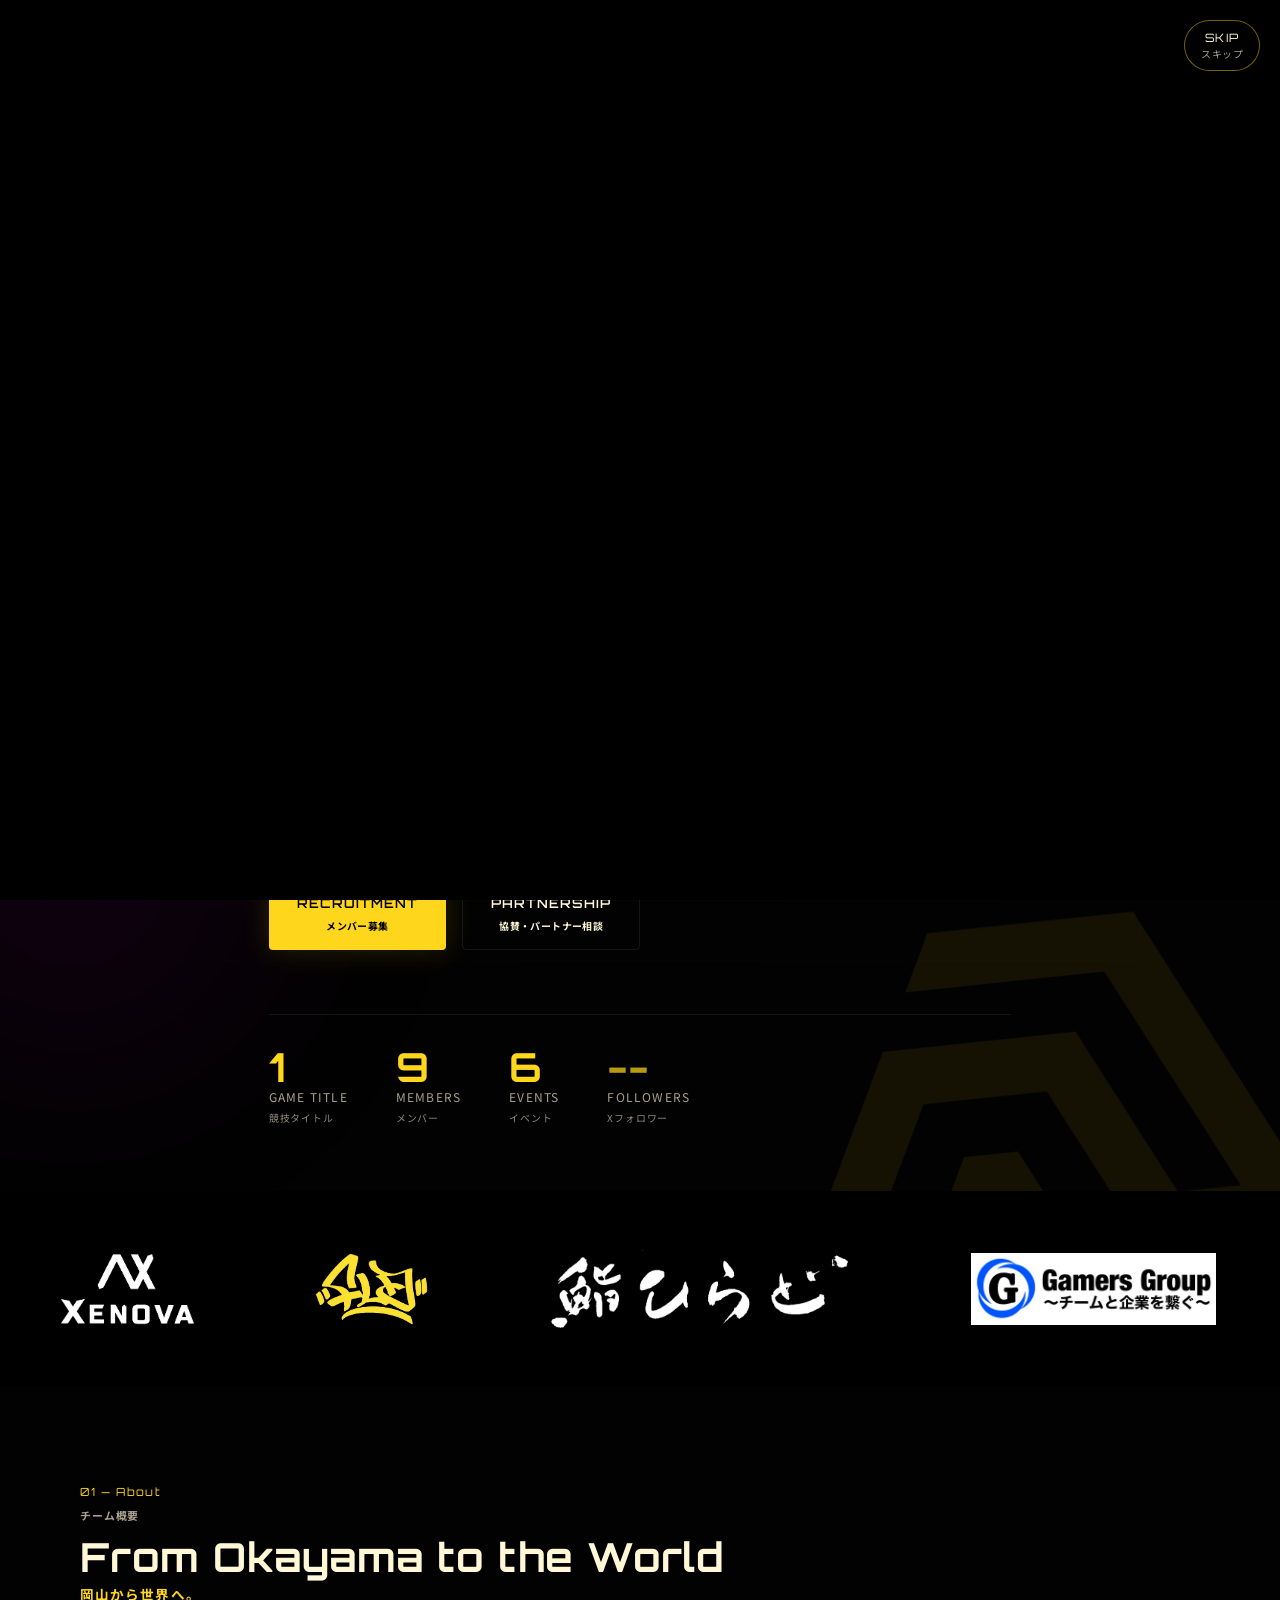
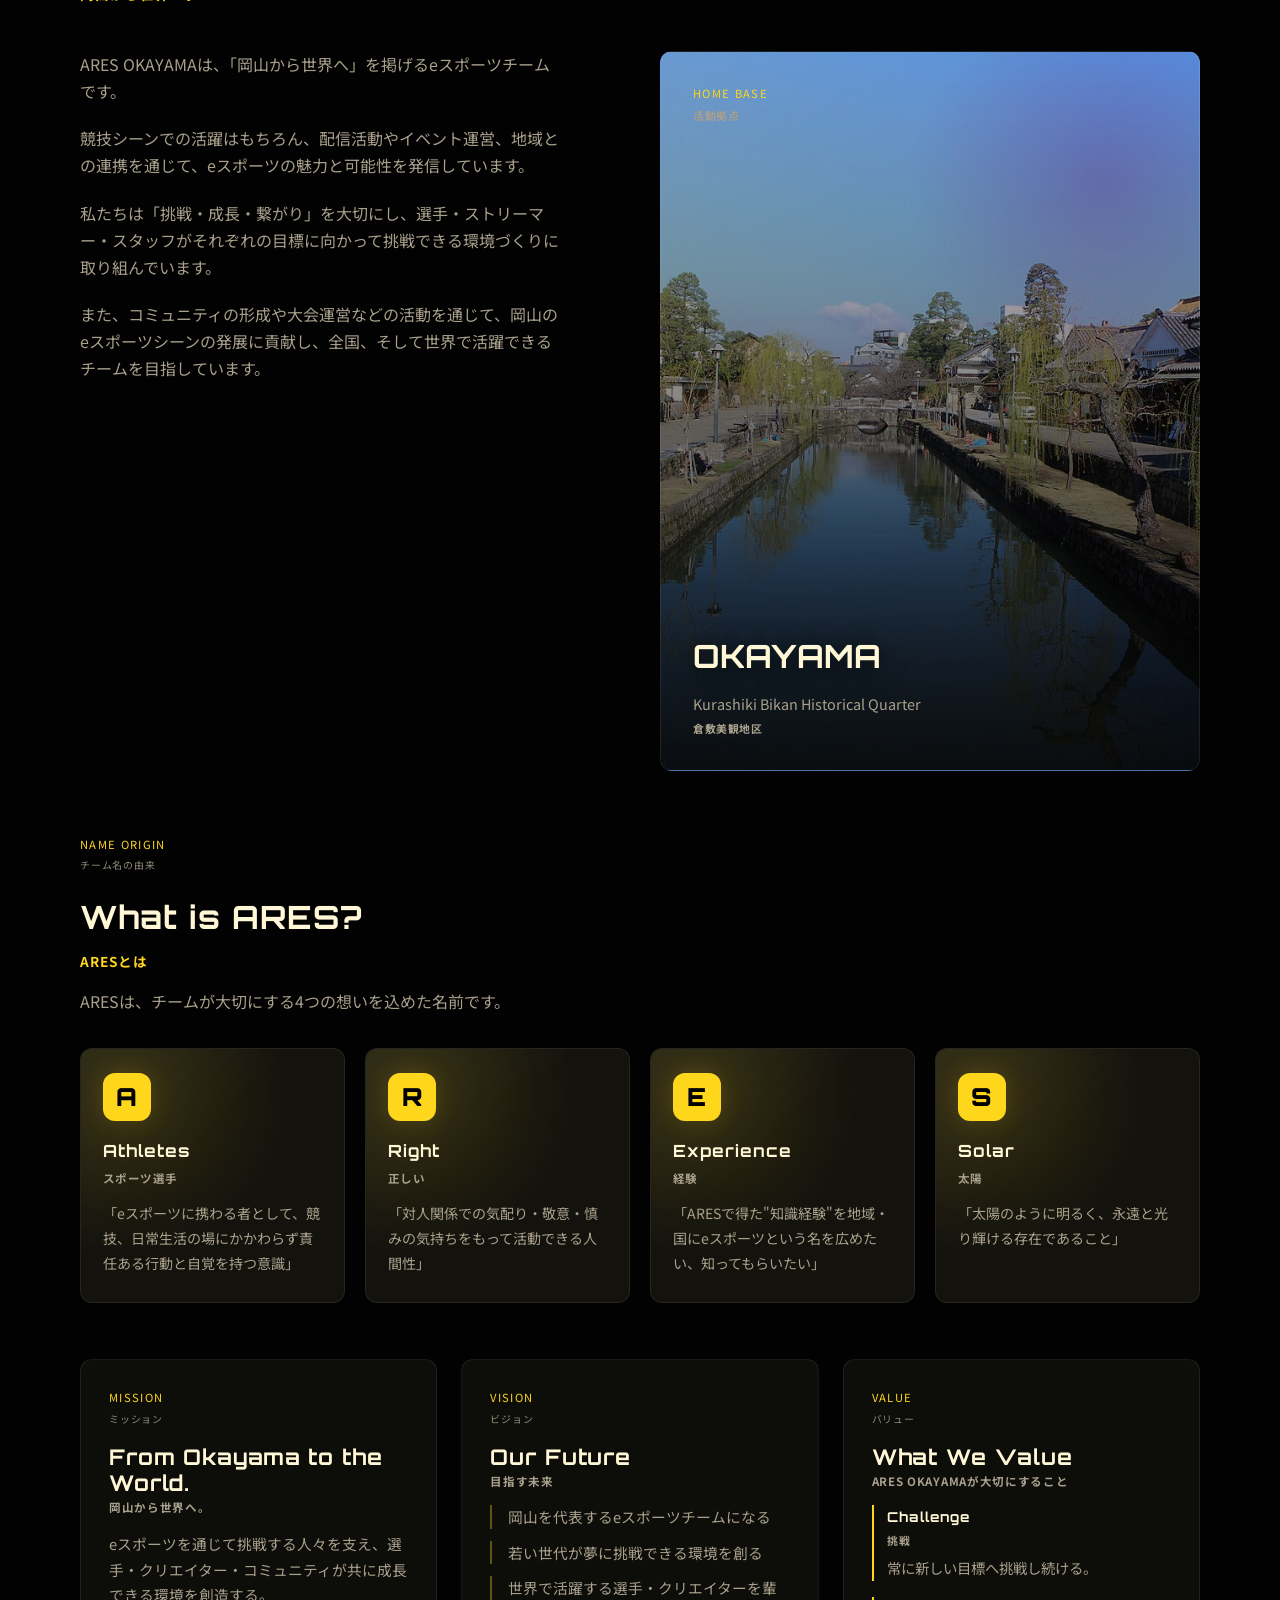
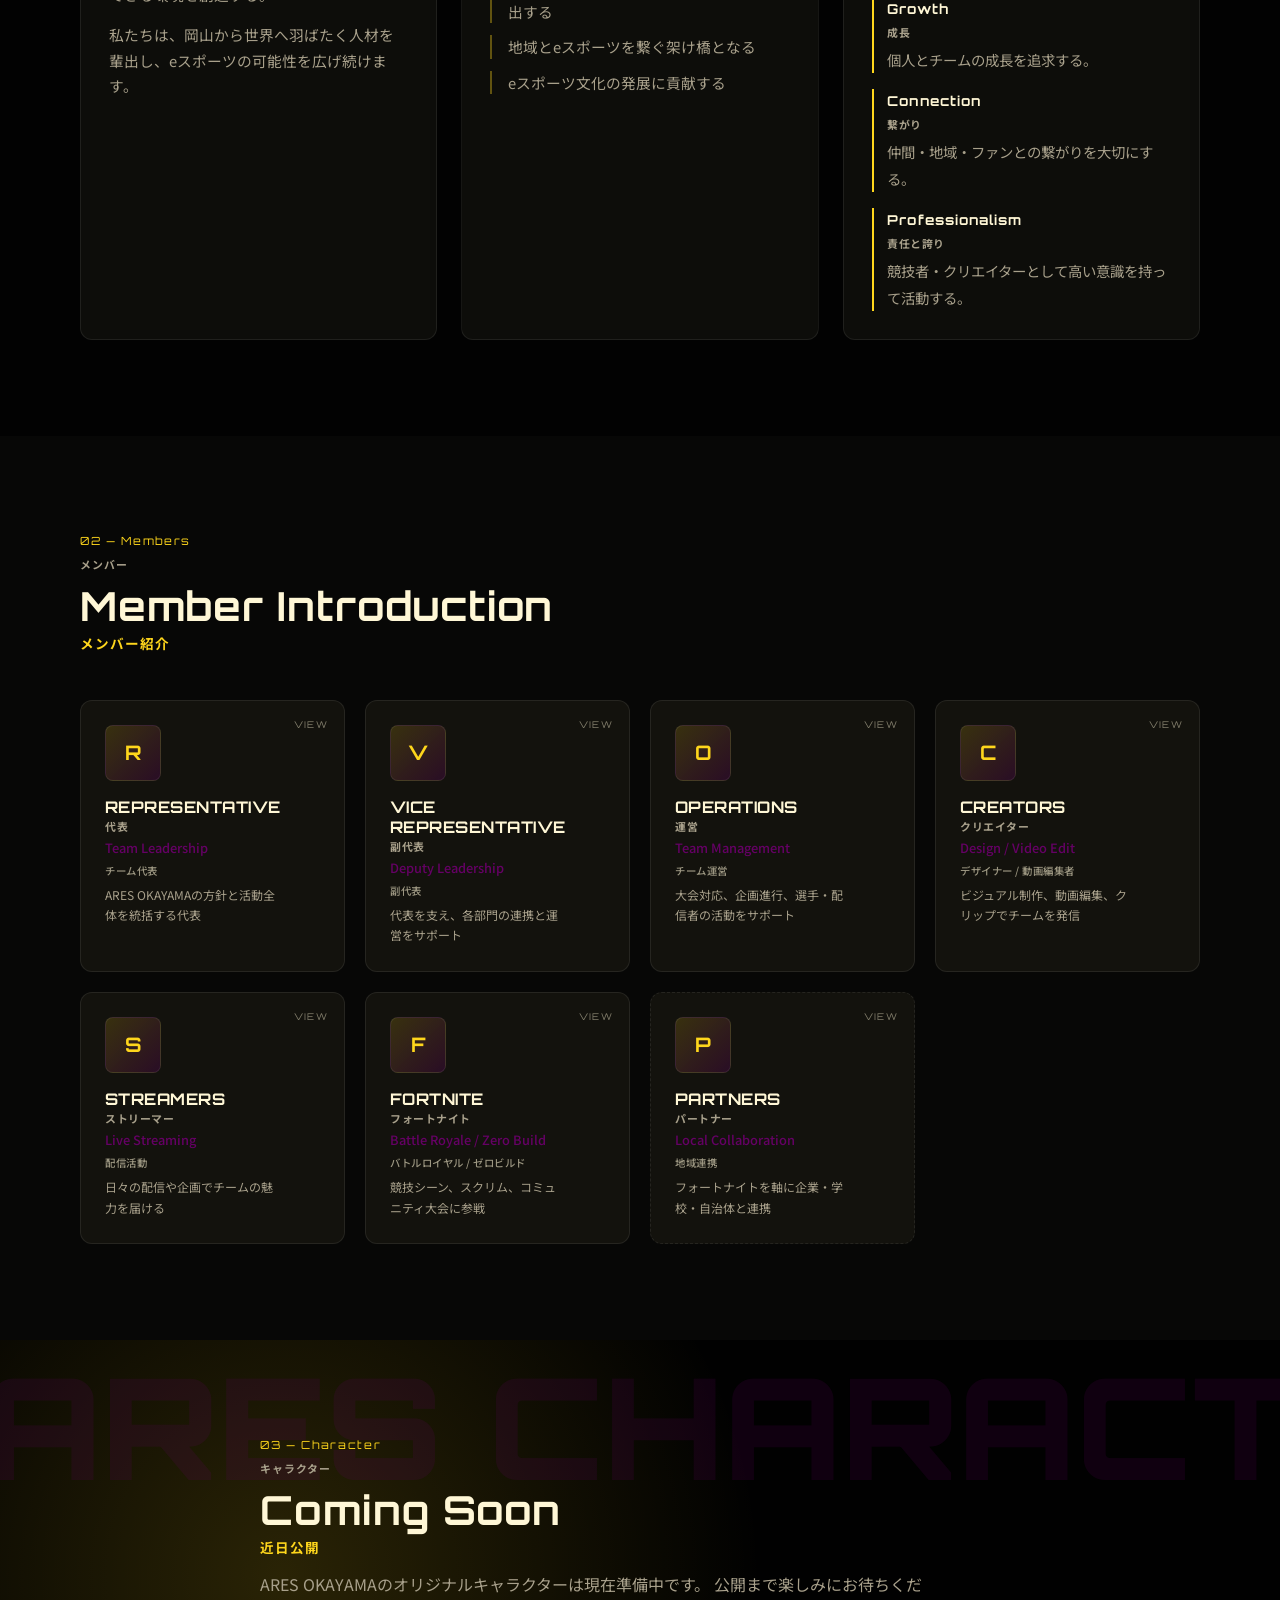
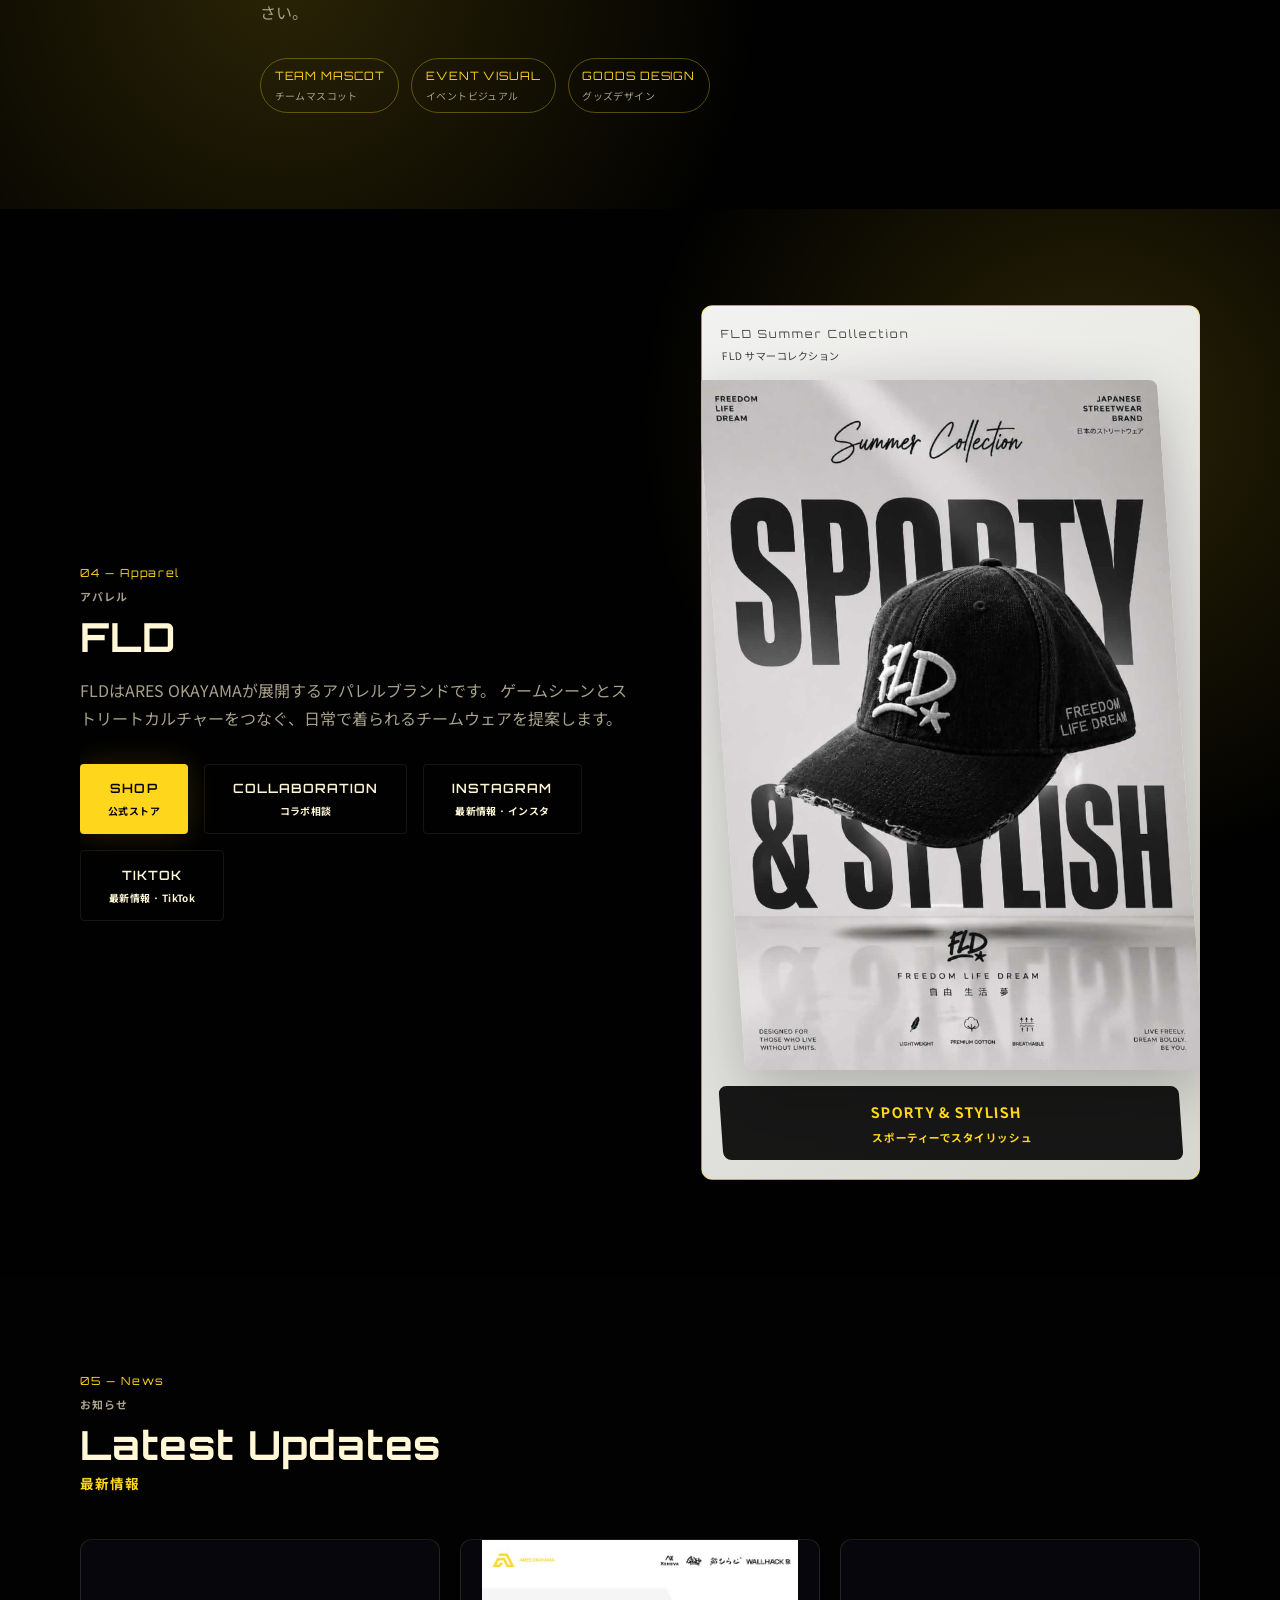
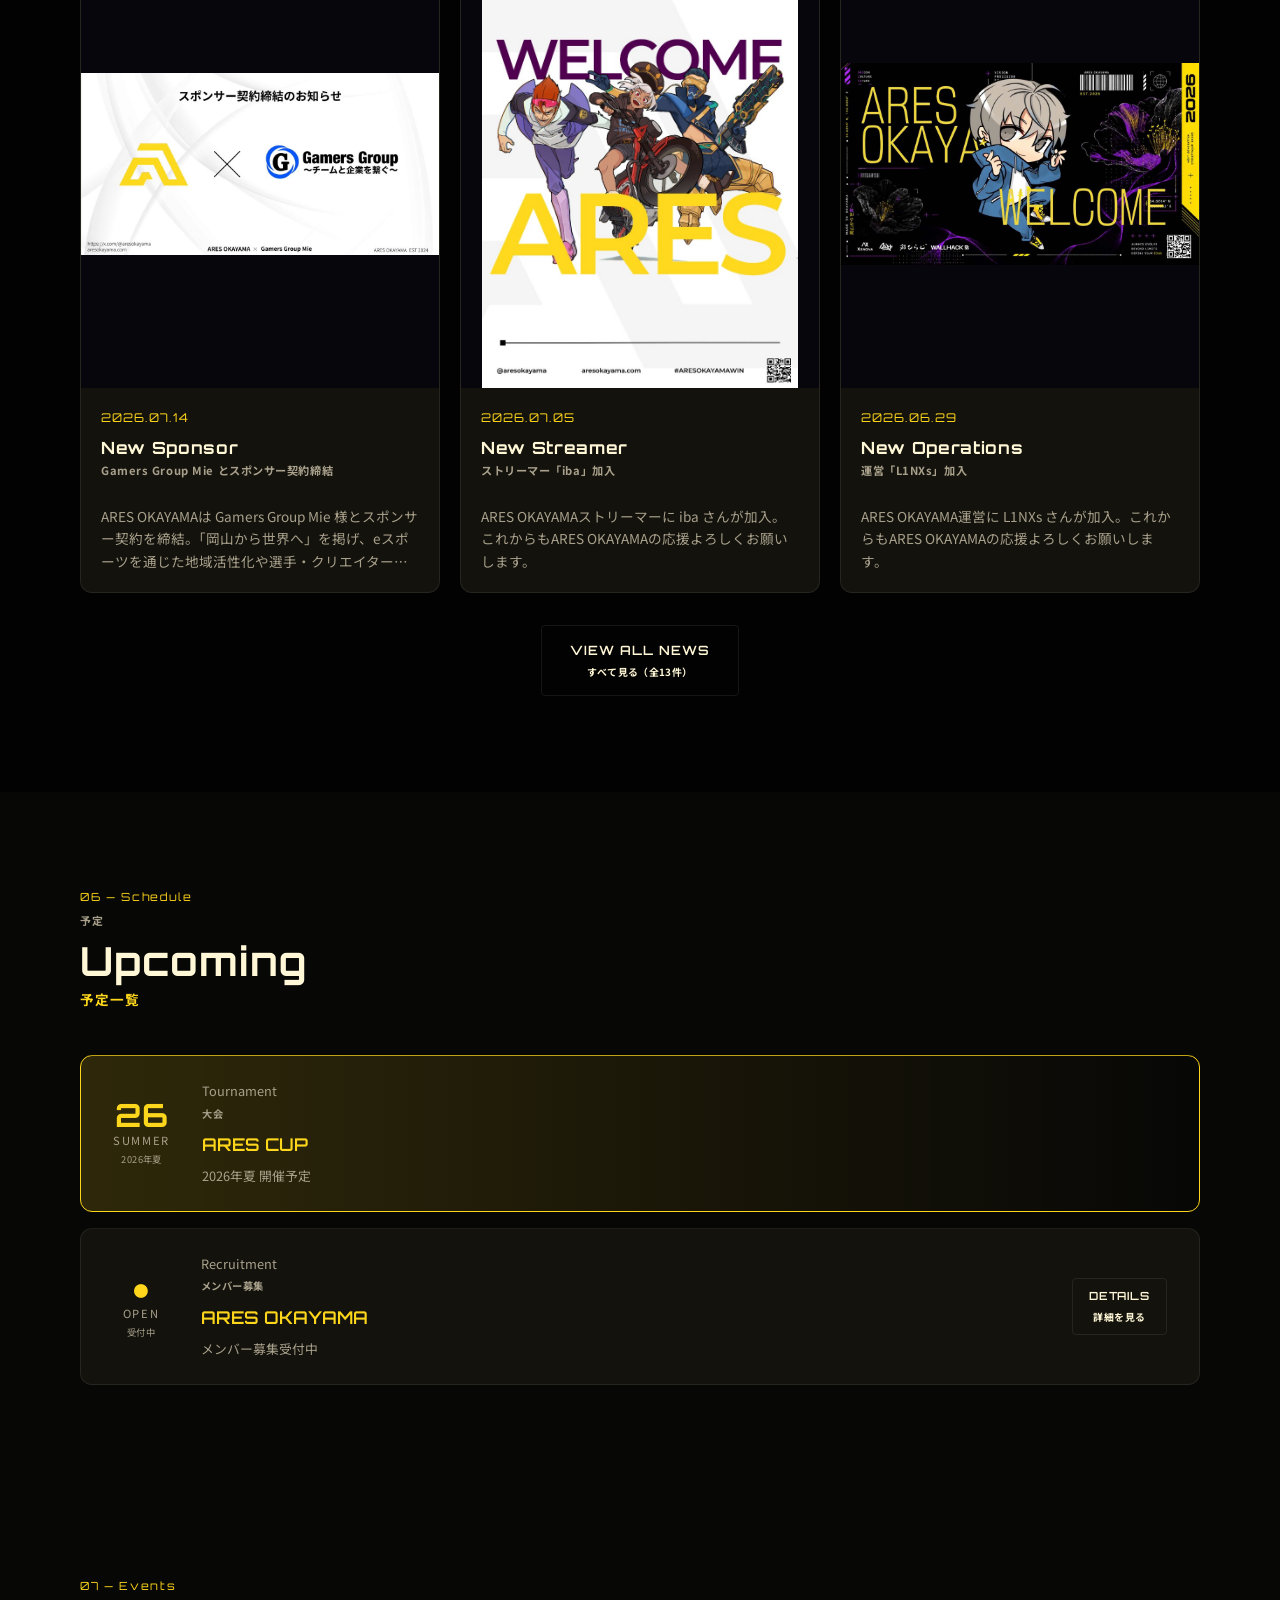
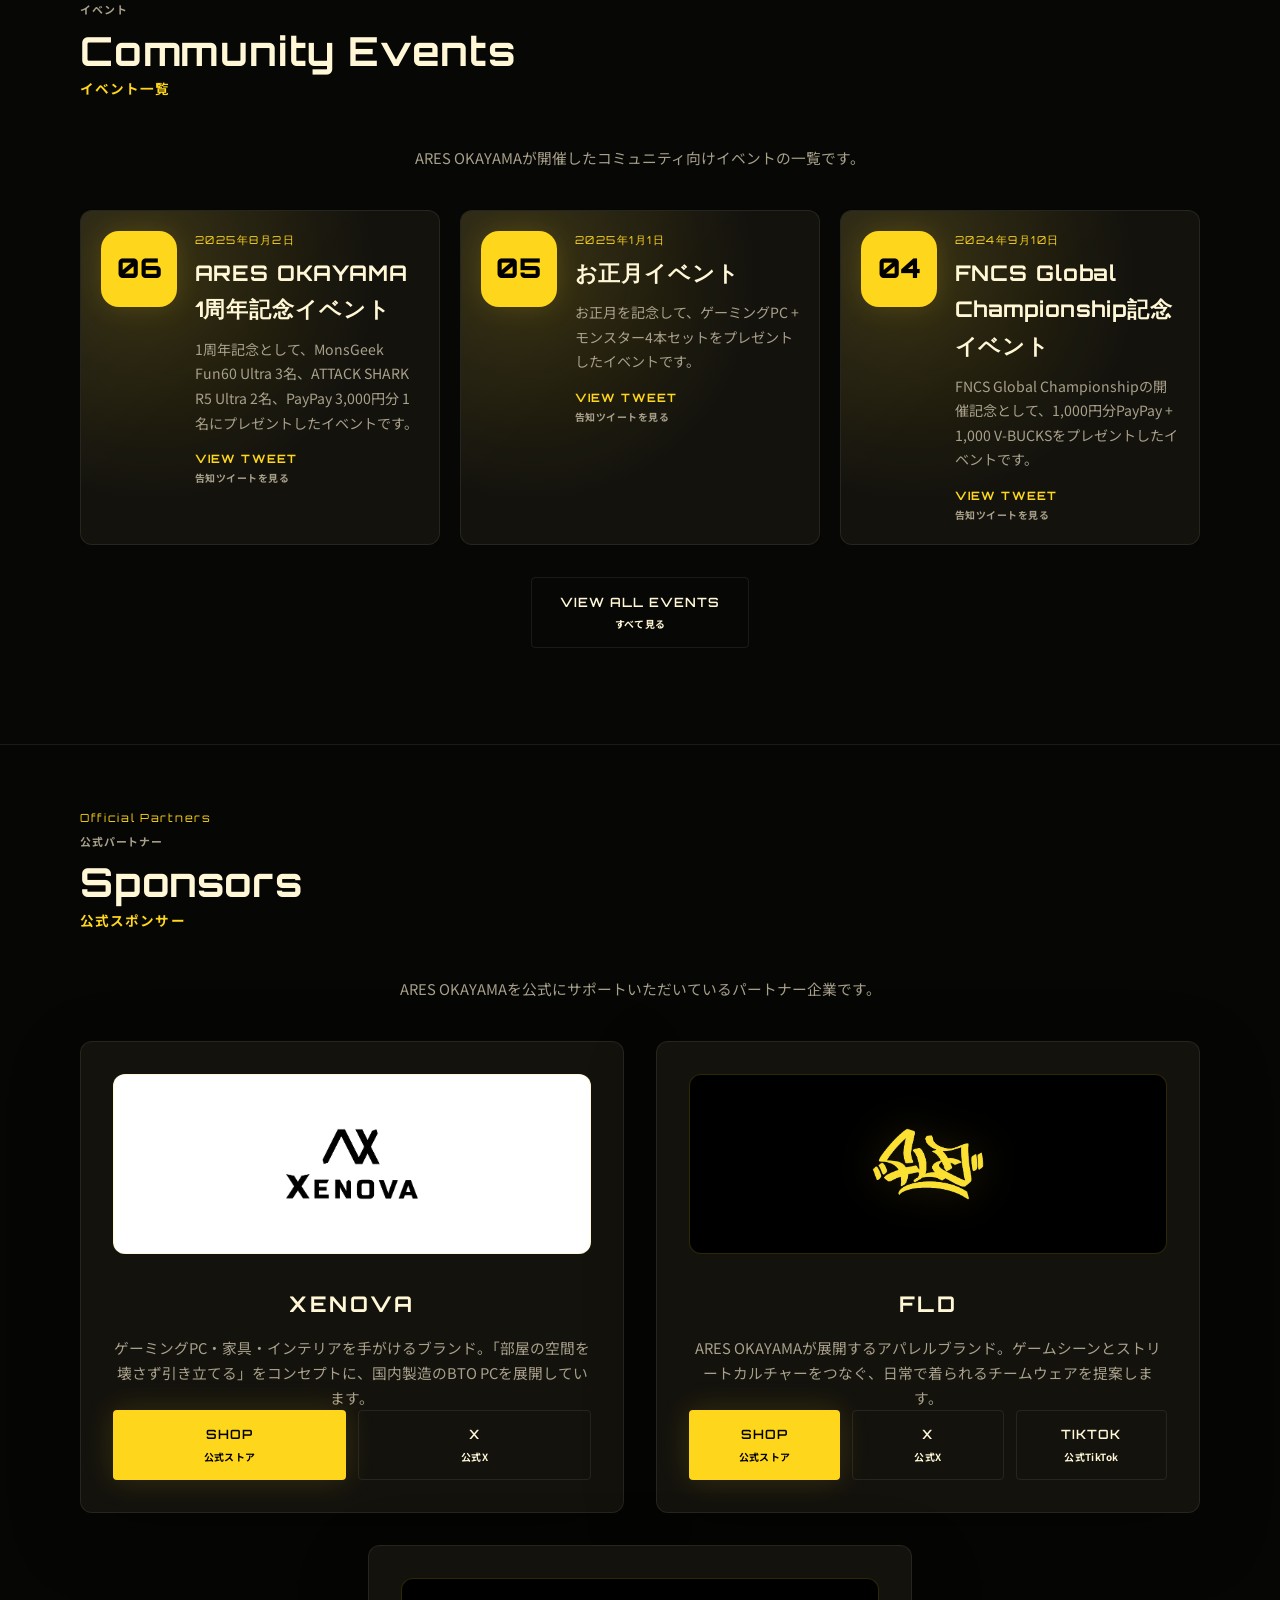
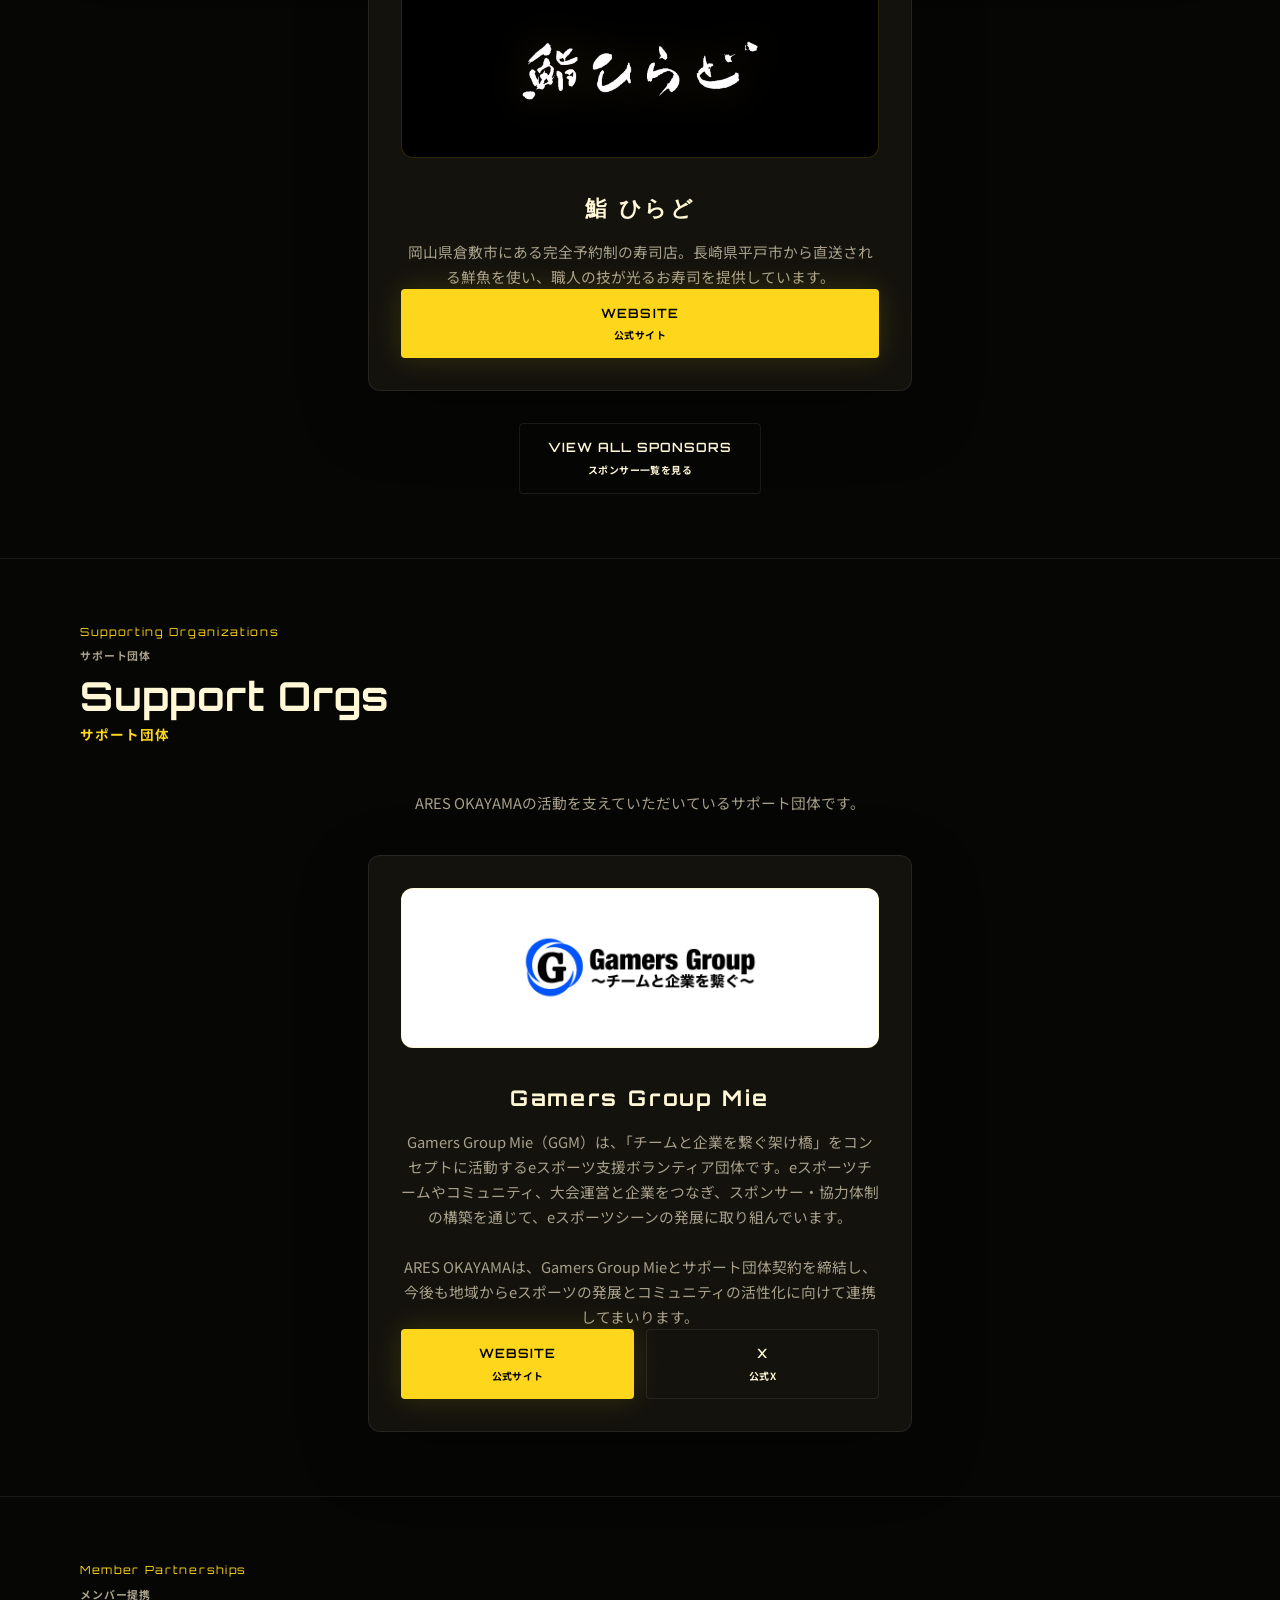
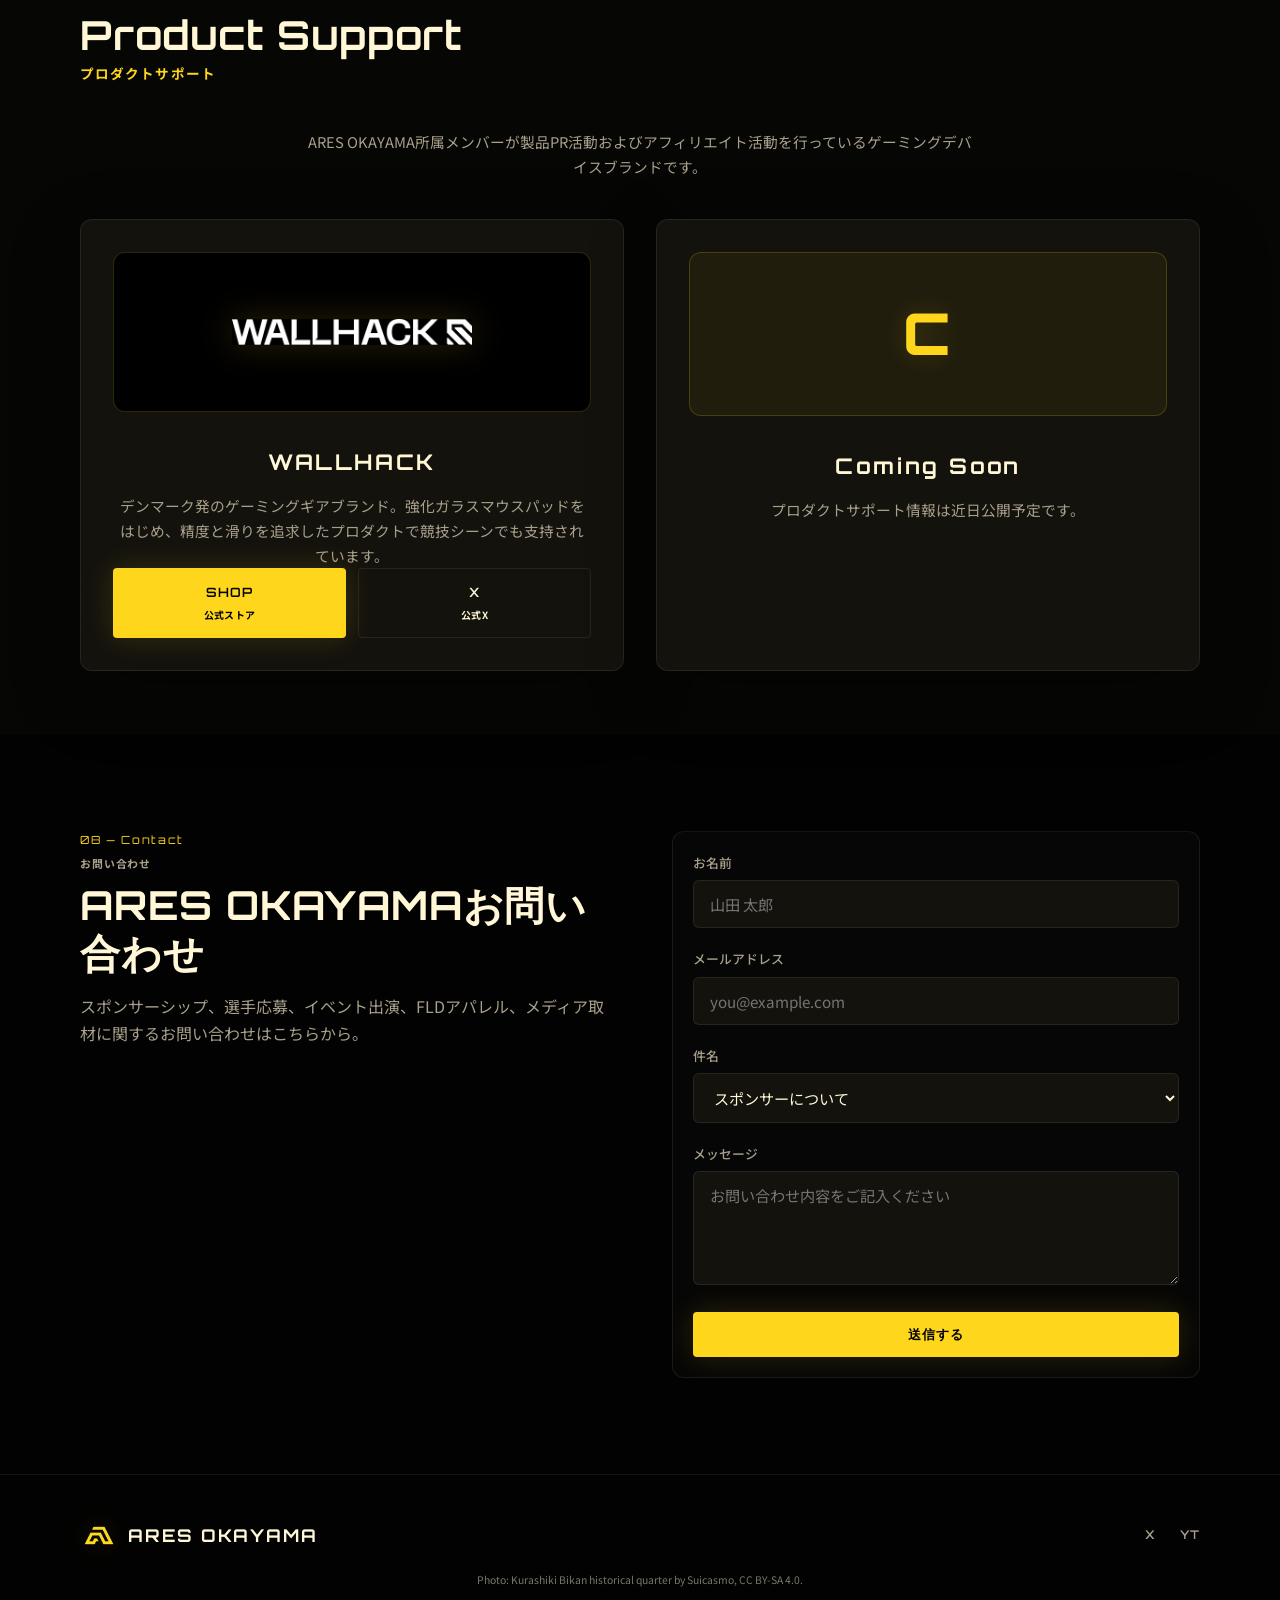
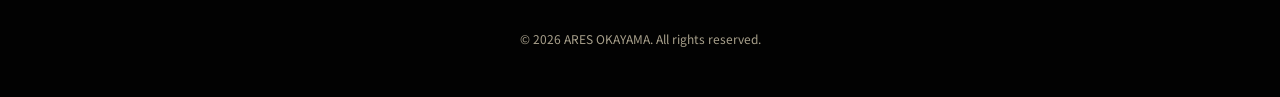
<file: index.html>
<!DOCTYPE html>
<html lang="ja">
<head>
  <meta charset="UTF-8" />
  <meta name="viewport" content="width=device-width, initial-scale=1.0" />
  <meta name="description" content="ARES OKAYAMA公式サイト。岡山から全国へ挑むeスポーツチームとアパレルブランドFLDのニュース、部門、試合予定をお届けします。" />
  <title>ARES OKAYAMA | Esports Team</title>
  <link rel="preconnect" href="https://fonts.googleapis.com" />
  <link rel="preconnect" href="https://fonts.gstatic.com" crossorigin />
  <link href="https://fonts.googleapis.com/css2?family=Orbitron:wght@500;700;900&family=Noto+Sans+JP:wght@400;500;700&display=swap" rel="stylesheet" />
  <link rel="stylesheet" href="styles.css" />
</head>
<body>
  <div class="intro-video" id="introVideo" aria-hidden="false">
    <video class="intro-video-player" id="introVideoPlayer" playsinline preload="auto">
      <source src="ares-web-intro.mp4" type="video/mp4" />
      <source src="ares-web-intro.mov" type="video/quicktime" />
    </video>
    <button type="button" class="intro-video-skip" id="introVideoSkip" aria-label="イントロをスキップ">
      <span>Skip</span><small>スキップ</small>
    </button>
  </div>
  <div class="site-background" aria-hidden="true">
    <video class="site-background-video" autoplay muted loop playsinline preload="metadata">
      <source src="ARES_WE_WANT_YOU_FHD-2-hq.mp4" type="video/mp4" />
    </video>
  </div>
  <div class="noise" aria-hidden="true"></div>
  <div class="cursor-tube" id="cursorTube" aria-hidden="true">
    <span></span>
    <span></span>
    <span></span>
    <span></span>
    <span></span>
    <span></span>
  </div>
  <header class="header" id="header">
    <nav class="nav container">
      <a href="#" class="logo">
        <img class="logo-mark" src="team-logo.png" alt="" />
        <span class="logo-text">ARES OKAYAMA</span>
      </a>
      <button class="nav-toggle" id="navToggle" aria-label="メニューを開く" aria-expanded="false">
        <span></span><span></span><span></span>
      </button>
      <ul class="nav-links" id="navLinks">
        <li><a href="#about"><span>About</span><small>チーム概要</small></a></li>
        <li><a href="#divisions"><span>Members</span><small>メンバー紹介</small></a></li>
        <li><a href="#character"><span>Character</span><small>キャラクター</small></a></li>
        <li><a href="#fld"><span>FLD</span><small>アパレル</small></a></li>
        <li><a href="#news"><span>News</span><small>お知らせ</small></a></li>
        <li><a href="#schedule"><span>Schedule</span><small>予定</small></a></li>
        <li><a href="#events"><span>Events</span><small>イベント</small></a></li>
        <li><a href="sponsors.html"><span>Sponsors</span><small>公式スポンサー</small></a></li>
        <li><a href="#support-orgs"><span>Support</span><small>サポート団体</small></a></li>
        <li><a href="#member-brands"><span>Product Support</span><small>プロダクトサポート</small></a></li>
        <li><a href="#contact" class="nav-cta"><span>Contact</span><small>お問い合わせ</small></a></li>
      </ul>
    </nav>
  </header>

  <main>
    <section class="hero" id="hero">
      <div class="hero-bg" aria-hidden="true">
        <div class="hero-grid"></div>
        <div class="hero-glow hero-glow--1"></div>
        <div class="hero-glow hero-glow--2"></div>
      </div>
      <div class="container hero-content">
        <img class="hero-logo" src="team-logo.png" alt="ARES OKAYAMA チームロゴ" />
        <p class="hero-tag">OKAYAMA ESPORTS TEAM · EST. 2024<small>岡山発 eスポーツチーム</small></p>
        <h1 class="hero-title">
          <span class="hero-title-line">RISE FROM</span>
          <span class="hero-title-line hero-title-line--accent">OKAYAMA.</span>
        </h1>
        <p class="hero-title-ja">岡山から立ち上がる。</p>
        <p class="hero-desc">
          ARES OKAYAMAは、岡山を拠点に活動するeスポーツチーム。<br />
          競技、育成、地域コミュニティ、そしてアパレルブランドFLDを通じて、
          岡山から新しいカルチャーを発信します。
        </p>
        <div class="hero-actions">
          <a href="#contact" class="btn btn-primary"><span>Recruitment</span><small>メンバー募集</small></a>
          <a href="#contact" class="btn btn-ghost"><span>Partnership</span><small>協賛・パートナー相談</small></a>
        </div>
        <div class="hero-stats">
          <div class="stat">
            <span class="stat-value" data-count="1">0</span>
            <span class="stat-label">Game Title<small>競技タイトル</small></span>
          </div>
          <div class="stat">
            <span class="stat-value" data-count="9">0</span>
            <span class="stat-label">Members<small>メンバー</small></span>
          </div>
          <div class="stat">
            <span class="stat-value" data-count="6">0</span>
            <span class="stat-label">Events<small>イベント</small></span>
          </div>
          <div class="stat">
            <a class="stat-link" href="https://x.com/aresokayama" target="_blank" rel="noopener noreferrer">
              <span class="stat-value stat-value--live" id="followerCount" data-loading aria-live="polite">--</span>
              <span class="stat-label">Followers<small>Xフォロワー</small></span>
            </a>
          </div>
        </div>
      </div>
    </section>

    <div class="ticker" aria-label="公式スポンサー・サポート団体・プロダクトサポート">
      <div class="ticker-slider">
        <div class="ticker-track" id="tickerTrack">
          <div class="ticker-set" id="tickerSeed">
            <img src="ticker-xenova.png" alt="XENOVA" class="ticker-logo--xenova" />
            <img src="ticker-fld.png" alt="FLD Apparel" class="ticker-logo--fld" />
            <img src="ticker-hirado.png" alt="鮨 ひらど" class="ticker-logo--hirado" />
            <img src="ticker-ggm.png" alt="Gamers Group Mie" class="ticker-logo--ggm" />
            <img src="wallhack-logo.png" alt="WALLHACK" />
          </div>
        </div>
      </div>
    </div>

    <section class="section about" id="about">
      <div class="container">
        <div class="section-header">
          <span class="section-label">01 — About<small>チーム概要</small></span>
          <h2 class="section-title">From Okayama to the World<small>岡山から世界へ。</small></h2>
        </div>
        <div class="about-grid">
          <div class="about-text">
            <p>
              ARES OKAYAMAは、「岡山から世界へ」を掲げるeスポーツチームです。
            </p>
            <p>
              競技シーンでの活躍はもちろん、配信活動やイベント運営、地域との連携を通じて、eスポーツの魅力と可能性を発信しています。
            </p>
            <p>
              私たちは「挑戦・成長・繋がり」を大切にし、選手・ストリーマー・スタッフがそれぞれの目標に向かって挑戦できる環境づくりに取り組んでいます。
            </p>
            <p>
              また、コミュニティの形成や大会運営などの活動を通じて、岡山のeスポーツシーンの発展に貢献し、全国、そして世界で活躍できるチームを目指しています。
            </p>
          </div>
          <div class="about-visual">
            <div class="about-card">
              <div class="about-card-inner">
                <span class="about-card-tag">Home Base<small>活動拠点</small></span>
                <h3>OKAYAMA</h3>
                <p>Kurashiki Bikan Historical Quarter<small>倉敷美観地区</small></p>
              </div>
            </div>
          </div>
        </div>
        <div class="about-origin">
          <div class="about-origin-header">
            <span class="about-mvv-label">Name Origin<small>チーム名の由来</small></span>
            <h3 class="about-origin-title">What is ARES?<small>ARESとは</small></h3>
            <p class="about-origin-lead">
              ARESは、チームが大切にする4つの想いを込めた名前です。
            </p>
          </div>
          <div class="about-origin-grid">
            <article class="about-origin-card">
              <span class="about-origin-letter" aria-hidden="true">A</span>
              <h4>Athletes<small>スポーツ選手</small></h4>
              <p>「eスポーツに携わる者として、競技、日常生活の場にかかわらず責任ある行動と自覚を持つ意識」</p>
            </article>
            <article class="about-origin-card">
              <span class="about-origin-letter" aria-hidden="true">R</span>
              <h4>Right<small>正しい</small></h4>
              <p>「対人関係での気配り・敬意・慎みの気持ちをもって活動できる人間性」</p>
            </article>
            <article class="about-origin-card">
              <span class="about-origin-letter" aria-hidden="true">E</span>
              <h4>Experience<small>経験</small></h4>
              <p>「ARESで得た"知識経験"を地域・国にeスポーツという名を広めたい、知ってもらいたい」</p>
            </article>
            <article class="about-origin-card">
              <span class="about-origin-letter" aria-hidden="true">S</span>
              <h4>Solar<small>太陽</small></h4>
              <p>「太陽のように明るく、永遠と光り輝ける存在であること」</p>
            </article>
          </div>
        </div>
        <div class="about-mvv">
          <article class="about-mvv-card">
            <span class="about-mvv-label">Mission<small>ミッション</small></span>
            <h3>From Okayama to the World.<small>岡山から世界へ。</small></h3>
            <p>
              eスポーツを通じて挑戦する人々を支え、選手・クリエイター・コミュニティが共に成長できる環境を創造する。
            </p>
            <p>
              私たちは、岡山から世界へ羽ばたく人材を輩出し、eスポーツの可能性を広げ続けます。
            </p>
          </article>
          <article class="about-mvv-card">
            <span class="about-mvv-label">Vision<small>ビジョン</small></span>
            <h3>Our Future<small>目指す未来</small></h3>
            <ul class="about-mvv-list">
              <li>岡山を代表するeスポーツチームになる</li>
              <li>若い世代が夢に挑戦できる環境を創る</li>
              <li>世界で活躍する選手・クリエイターを輩出する</li>
              <li>地域とeスポーツを繋ぐ架け橋となる</li>
              <li>eスポーツ文化の発展に貢献する</li>
            </ul>
          </article>
          <article class="about-mvv-card about-mvv-card--values">
            <span class="about-mvv-label">Value<small>バリュー</small></span>
            <h3>What We Value<small>ARES OKAYAMAが大切にすること</small></h3>
            <ul class="about-values">
              <li>
                <strong>Challenge<small>挑戦</small></strong>
                <span>常に新しい目標へ挑戦し続ける。</span>
              </li>
              <li>
                <strong>Growth<small>成長</small></strong>
                <span>個人とチームの成長を追求する。</span>
              </li>
              <li>
                <strong>Connection<small>繋がり</small></strong>
                <span>仲間・地域・ファンとの繋がりを大切にする。</span>
              </li>
              <li>
                <strong>Professionalism<small>責任と誇り</small></strong>
                <span>競技者・クリエイターとして高い意識を持って活動する。</span>
              </li>
            </ul>
          </article>
        </div>
      </div>
    </section>

    <section class="section divisions" id="divisions">
      <div class="container">
        <div class="section-header">
          <span class="section-label">02 — Members<small>メンバー</small></span>
          <h2 class="section-title">Member Introduction<small>メンバー紹介</small></h2>
        </div>
        <div class="divisions-grid">
          <article class="player-card player-card--featured division-card" role="link" tabindex="0" data-division="representative">
            <div class="player-avatar">R</div>
            <div class="player-info">
              <h3>REPRESENTATIVE<small>代表</small></h3>
              <p class="player-role">Team Leadership<small>チーム代表</small></p>
              <p class="player-agent">ARES OKAYAMAの方針と活動全体を統括する代表</p>
            </div>
            <div class="member-panel" aria-hidden="true">
              <p class="member-panel-title">Member List<small>代表</small></p>
              <ul>
                <li><span>Representative</span><strong>ばすてとぉ / bastet</strong></li>
              </ul>
            </div>
          </article>
          <article class="player-card division-card" role="link" tabindex="0" data-division="vice-representative">
            <div class="player-avatar">V</div>
            <div class="player-info">
             <h3>VICE REPRESENTATIVE<small>副代表</small></h3>
              <p class="player-role">Deputy Leadership<small>副代表</small></p>
              <p class="player-agent">代表を支え、各部門の連携と運営をサポート</p>
            </div>
            <div class="member-panel" aria-hidden="true">
              <p class="member-panel-title">Member List<small>副代表</small></p>
              <ul>
                <li><span>Vice Representative</span><strong>しーよん</strong></li>
              </ul>
            </div>
          </article>
          <article class="player-card division-card" role="link" tabindex="0" data-division="operations">
            <div class="player-avatar">O</div>
            <div class="player-info">
              <h3>OPERATIONS<small>運営</small></h3>
              <p class="player-role">Team Management<small>チーム運営</small></p>
              <p class="player-agent">大会対応、企画進行、選手・配信者の活動をサポート</p>
            </div>
            <div class="member-panel" aria-hidden="true">
              <p class="member-panel-title">Member List<small>運営メンバー</small></p>
              <ul>
                <li><span>Operations</span><strong>L1NXs</strong></li>
              </ul>
            </div>
          </article>
          <article class="player-card division-card" role="link" tabindex="0" data-division="creators">
            <div class="player-avatar">C</div>
            <div class="player-info">
              <h3>CREATORS<small>クリエイター</small></h3>
              <p class="player-role">Design / Video Edit<small>デザイナー / 動画編集者</small></p>
              <p class="player-agent">ビジュアル制作、動画編集、クリップでチームを発信</p>
            </div>
            <div class="member-panel" aria-hidden="true">
              <p class="member-panel-title">Member List<small>クリエイター一覧</small></p>
              <ul>
                <li><span>Creator</span><strong>MILI</strong></li>
                <li><span>Creator</span><strong>りると</strong></li>
              </ul>
            </div>
          </article>
          <article class="player-card division-card" role="link" tabindex="0" data-division="streamers">
            <div class="player-avatar">S</div>
            <div class="player-info">
              <h3>STREAMERS<small>ストリーマー</small></h3>
              <p class="player-role">Live Streaming<small>配信活動</small></p>
              <p class="player-agent">日々の配信や企画でチームの魅力を届ける</p>
            </div>
            <div class="member-panel" aria-hidden="true">
              <p class="member-panel-title">Member List<small>ストリーマー一覧</small></p>
              <ul>
                <li><span>Streamer</span><strong>Rax1e | らくしぃ</strong></li>
                <li><span>Streamer</span><strong>うらすけ</strong></li>
                <li><span>Streamer</span><strong>白霜 優萊</strong></li>
                <li><span>Streamer</span><strong>iba</strong></li>
              </ul>
            </div>
          </article>
          <article class="player-card division-card" role="link" tabindex="0" data-division="fortnite">
            <div class="player-avatar">F</div>
            <div class="player-info">
              <h3>FORTNITE<small>フォートナイト</small></h3>
              <p class="player-role">Battle Royale / Zero Build<small>バトルロイヤル / ゼロビルド</small></p>
              <p class="player-agent">競技シーン、スクリム、コミュニティ大会に参戦</p>
            </div>
            <div class="member-panel" aria-hidden="true">
              <p class="member-panel-title">Member List<small>メンバー一覧</small></p>
              <ul>
                <li><span>Competitive</span><strong>Coming Soon</strong></li>
                <li><span>Zero Build</span><strong>Coming Soon</strong></li>
              </ul>
            </div>
          </article>
          <article class="player-card player-card--coach division-card" role="link" tabindex="0" data-division="partners">
            <div class="player-avatar">P</div>
            <div class="player-info">
              <h3>PARTNERS<small>パートナー</small></h3>
              <p class="player-role">Local Collaboration<small>地域連携</small></p>
              <p class="player-agent">フォートナイトを軸に企業・学校・自治体と連携</p>
            </div>
            <div class="member-panel" aria-hidden="true">
              <p class="member-panel-title">Member List<small>パートナー担当</small></p>
              <ul>
                <li><span>Partner Relations</span><strong>Coming Soon</strong></li>
                <li><span>Local Support</span><strong>Coming Soon</strong></li>
              </ul>
            </div>
          </article>
        </div>

      </div>
    </section>

    <section class="section character" id="character">
      <div class="container character-inner">
        <div class="character-text">
          <span class="section-label">03 — Character<small>キャラクター</small></span>
          <h2 class="section-title">Coming Soon<small>近日公開</small></h2>
          <p>
            ARES OKAYAMAのオリジナルキャラクターは現在準備中です。
            公開まで楽しみにお待ちください。
          </p>
          <ul class="character-tags">
            <li>Team Mascot<small>チームマスコット</small></li>
            <li>Event Visual<small>イベントビジュアル</small></li>
            <li>Goods Design<small>グッズデザイン</small></li>
          </ul>
        </div>
      </div>
    </section>

    <section class="section apparel" id="fld">
      <div class="container apparel-inner">
        <div class="apparel-text">
          <span class="section-label">04 — Apparel<small>アパレル</small></span>
          <h2 class="section-title">FLD</h2>
          <p>
            FLDはARES OKAYAMAが展開するアパレルブランドです。
            ゲームシーンとストリートカルチャーをつなぐ、日常で着られるチームウェアを提案します。
          </p>
          <div class="apparel-actions">
            <a href="https://fld.official.ec/" class="btn btn-primary" target="_blank" rel="noopener noreferrer"><span>Shop</span><small>公式ストア</small></a>
            <a href="#contact" class="btn btn-ghost"><span>Collaboration</span><small>コラボ相談</small></a>
            <a href="https://www.instagram.com/fld.jp?igsh=MWY4OTR3aHVoZHlidw%3D%3D&utm_source=qr" class="btn btn-ghost" target="_blank" rel="noopener noreferrer"><span>Instagram</span><small>最新情報 · インスタ</small></a>
            <a href="https://www.tiktok.com/@fld.jp?_r=1&_t=ZS-96vNGMTcNsn" class="btn btn-ghost" target="_blank" rel="noopener noreferrer"><span>TikTok</span><small>最新情報 · TikTok</small></a>
          </div>
        </div>
        <div class="apparel-card" aria-label="FLD apparel product">
          <span class="apparel-kicker">FLD Summer Collection<small>FLD サマーコレクション</small></span>
          <a
            class="apparel-product-link"
            href="https://fld.official.ec/items/112369386"
            target="_blank"
            rel="noopener noreferrer"
            aria-label="FLD ダメージデニムキャップの商品ページへ"
          >
            <img class="apparel-product" src="apparel-product-cap.png" alt="FLDキャップの商品ビジュアル" />
          </a>
          <div class="apparel-card-footer">
            <span>Sporty & Stylish<small>スポーティーでスタイリッシュ</small></span>
          </div>
        </div>
      </div>
    </section>

    <section class="section news" id="news">
      <div class="container">
        <div class="section-header">
          <span class="section-label">05 — News<small>お知らせ</small></span>
          <h2 class="section-title">Latest Updates<small>最新情報</small></h2>
        </div>
        <div class="news-grid" id="newsGrid" aria-live="polite"></div>
        <div class="news-actions" id="newsActions">
          <a href="news.html" class="btn btn-ghost" id="newsLoadMore">
            <span>View All News</span>
            <small>すべて見る</small>
          </a>
        </div>
      </div>
    </section>

    <section class="section schedule" id="schedule">
      <div class="container">
        <div class="section-header">
          <span class="section-label">06 — Schedule<small>予定</small></span>
          <h2 class="section-title">Upcoming<small>予定一覧</small></h2>
        </div>
        <div class="match-list">
          <article class="match-card match-card--next">
            <div class="match-date">
              <span class="match-day">26</span>
              <span class="match-month">SUMMER<small>2026年夏</small></span>
            </div>
            <div class="match-details">
              <p class="match-tournament">Tournament<small>大会</small></p>
              <div class="match-teams">
                <span class="team team--us">ARES CUP</span>
              </div>
              <p class="match-time">2026年夏 開催予定</p>
            </div>
          </article>
          <article class="match-card">
            <div class="match-date">
              <span class="match-day">●</span>
              <span class="match-month">OPEN<small>受付中</small></span>
            </div>
            <div class="match-details">
              <p class="match-tournament">Recruitment<small>メンバー募集</small></p>
              <div class="match-teams">
                <span class="team team--us">ARES OKAYAMA</span>
              </div>
              <p class="match-time">メンバー募集受付中</p>
            </div>
            <a
              href="https://x.com/aresokayama/status/2063909149193474526"
              class="btn btn-sm btn-ghost"
              target="_blank"
              rel="noopener noreferrer"
            >
              <span>Details</span><small>詳細を見る</small>
            </a>
          </article>
        </div>
      </div>
    </section>

    <section class="section events" id="events">
      <div class="container">
        <div class="section-header">
          <span class="section-label">07 — Events<small>イベント</small></span>
          <h2 class="section-title">Community Events<small>イベント一覧</small></h2>
        </div>
        <p class="brand-section-note">
          ARES OKAYAMAが開催したコミュニティ向けイベントの一覧です。
        </p>
        <div class="member-profile-grid events-home-grid" id="eventHomeGrid" aria-live="polite"></div>
        <div class="events-actions">
          <a href="events.html" class="btn btn-ghost">
            <span>View All Events</span>
            <small>すべて見る</small>
          </a>
        </div>
      </div>
    </section>

    <section class="section sponsors" id="sponsors">
      <div class="container">
        <div class="section-header">
          <span class="section-label">Official Partners<small>公式パートナー</small></span>
          <h2 class="section-title">Sponsors<small>公式スポンサー</small></h2>
        </div>
        <p class="brand-section-note">
          ARES OKAYAMAを公式にサポートいただいているパートナー企業です。
        </p>
        <div class="brand-cards-row" data-sponsors="official"></div>
        <div class="sponsors-actions">
          <a href="sponsors.html" class="btn btn-ghost">
            <span>View All Sponsors</span>
            <small>スポンサー一覧を見る</small>
          </a>
        </div>
      </div>
    </section>

    <section class="section support-orgs" id="support-orgs">
      <div class="container">
        <div class="section-header">
          <span class="section-label">Supporting Organizations<small>サポート団体</small></span>
          <h2 class="section-title">Support Orgs<small>サポート団体</small></h2>
        </div>
        <p class="brand-section-note">
          ARES OKAYAMAの活動を支えていただいているサポート団体です。
        </p>
        <div class="brand-cards-row" data-sponsors="supportOrganizations"></div>
      </div>
    </section>

    <section class="section member-brands" id="member-brands">
      <div class="container">
        <div class="section-header">
          <span class="section-label">Member Partnerships<small>メンバー提携</small></span>
          <h2 class="section-title">Product Support<small>プロダクトサポート</small></h2>
        </div>
        <p class="brand-section-note">
          ARES OKAYAMA所属メンバーが製品PR活動およびアフィリエイト活動を行っているゲーミングデバイスブランドです。
        </p>
        <div class="brand-cards-row" data-sponsors="productSupport"></div>
      </div>
    </section>

    <section class="section contact" id="contact">
      <div class="container contact-inner">
        <div class="contact-text">
          <span class="section-label">08 — Contact<small>お問い合わせ</small></span>
          <h2 class="section-title">ARES OKAYAMAお問い合わせ</h2>
          <p>スポンサーシップ、選手応募、イベント出演、FLDアパレル、メディア取材に関するお問い合わせはこちらから。</p>
        </div>
        <form class="contact-form" id="contactForm" action="https://formsubmit.co/ares.sportsteam@gmail.com" method="POST">
          <input type="hidden" name="_subject" value="ARES OKAYAMA お問い合わせ" />
          <input type="hidden" name="_template" value="table" />
          <input type="hidden" name="_captcha" value="false" />
          <input type="hidden" name="_next" id="contactFormNext" value="" />
          <div class="form-row">
            <label for="name">お名前</label>
            <input type="text" id="name" name="name" required placeholder="山田 太郎" />
          </div>
          <div class="form-row">
            <label for="email">メールアドレス</label>
            <input type="email" id="email" name="email" required placeholder="you@example.com" />
          </div>
          <div class="form-row">
            <label for="subject">件名</label>
            <select id="subject" name="subject">
              <option value="sponsor">スポンサーについて</option>
              <option value="apex-tryout">APEX選手応募</option>
              <option value="creator">クリエイター募集※ストリーマー含む</option>
              <option value="recruitment-other">その他の募集</option>
              <option value="event">イベント出演</option>
              <option value="apparel">FLDアパレルについて</option>
              <option value="media">メディア・取材</option>
              <option value="other">その他</option>
            </select>
          </div>
          <div class="form-row">
            <label for="message">メッセージ</label>
            <textarea id="message" name="message" rows="4" required placeholder="お問い合わせ内容をご記入ください"></textarea>
          </div>
          <button type="submit" class="btn btn-primary btn-full">送信する</button>
        </form>
      </div>
    </section>
  </main>

  <footer class="footer">
    <div class="container footer-inner">
      <a href="#" class="logo logo--footer">
        <img class="logo-mark" src="team-logo.png" alt="" />
        <span class="logo-text">ARES OKAYAMA</span>
      </a>
      <div class="social-links">
        <a href="https://x.com/aresokayama" target="_blank" rel="noopener noreferrer" aria-label="ARES OKAYAMA on X">X</a>
        <a href="https://www.youtube.com/@ARESOKAYAMA" target="_blank" rel="noopener noreferrer" aria-label="ARES OKAYAMA on YouTube">YT</a>
      </div>
      <p class="photo-credit">
        Photo: Kurashiki Bikan historical quarter by Suicasmo, CC BY-SA 4.0.
      </p>
      <p class="copyright">&copy; 2026 ARES OKAYAMA. All rights reserved.</p>
    </div>
  </footer>

  <div class="contact-success-screen" id="contactSuccessScreen" hidden aria-live="polite">
    <div class="contact-success-screen-inner">
      <span class="contact-success-label">送信完了</span>
      <p>お問い合わせありがとうございます。確認後、担当よりご連絡いたします。</p>
      <a href="#hero" class="btn btn-primary" id="contactSuccessHome">ホームに戻る</a>
    </div>
  </div>

  <script src="news.js"></script>
  <script src="events-data.js"></script>
  <script src="events.js"></script>
  <script src="followers.js"></script>
  <script src="sponsors-data.js"></script>
  <script src="sponsors.js"></script>
  <script src="script.js"></script>
</body>
</html>
</file>
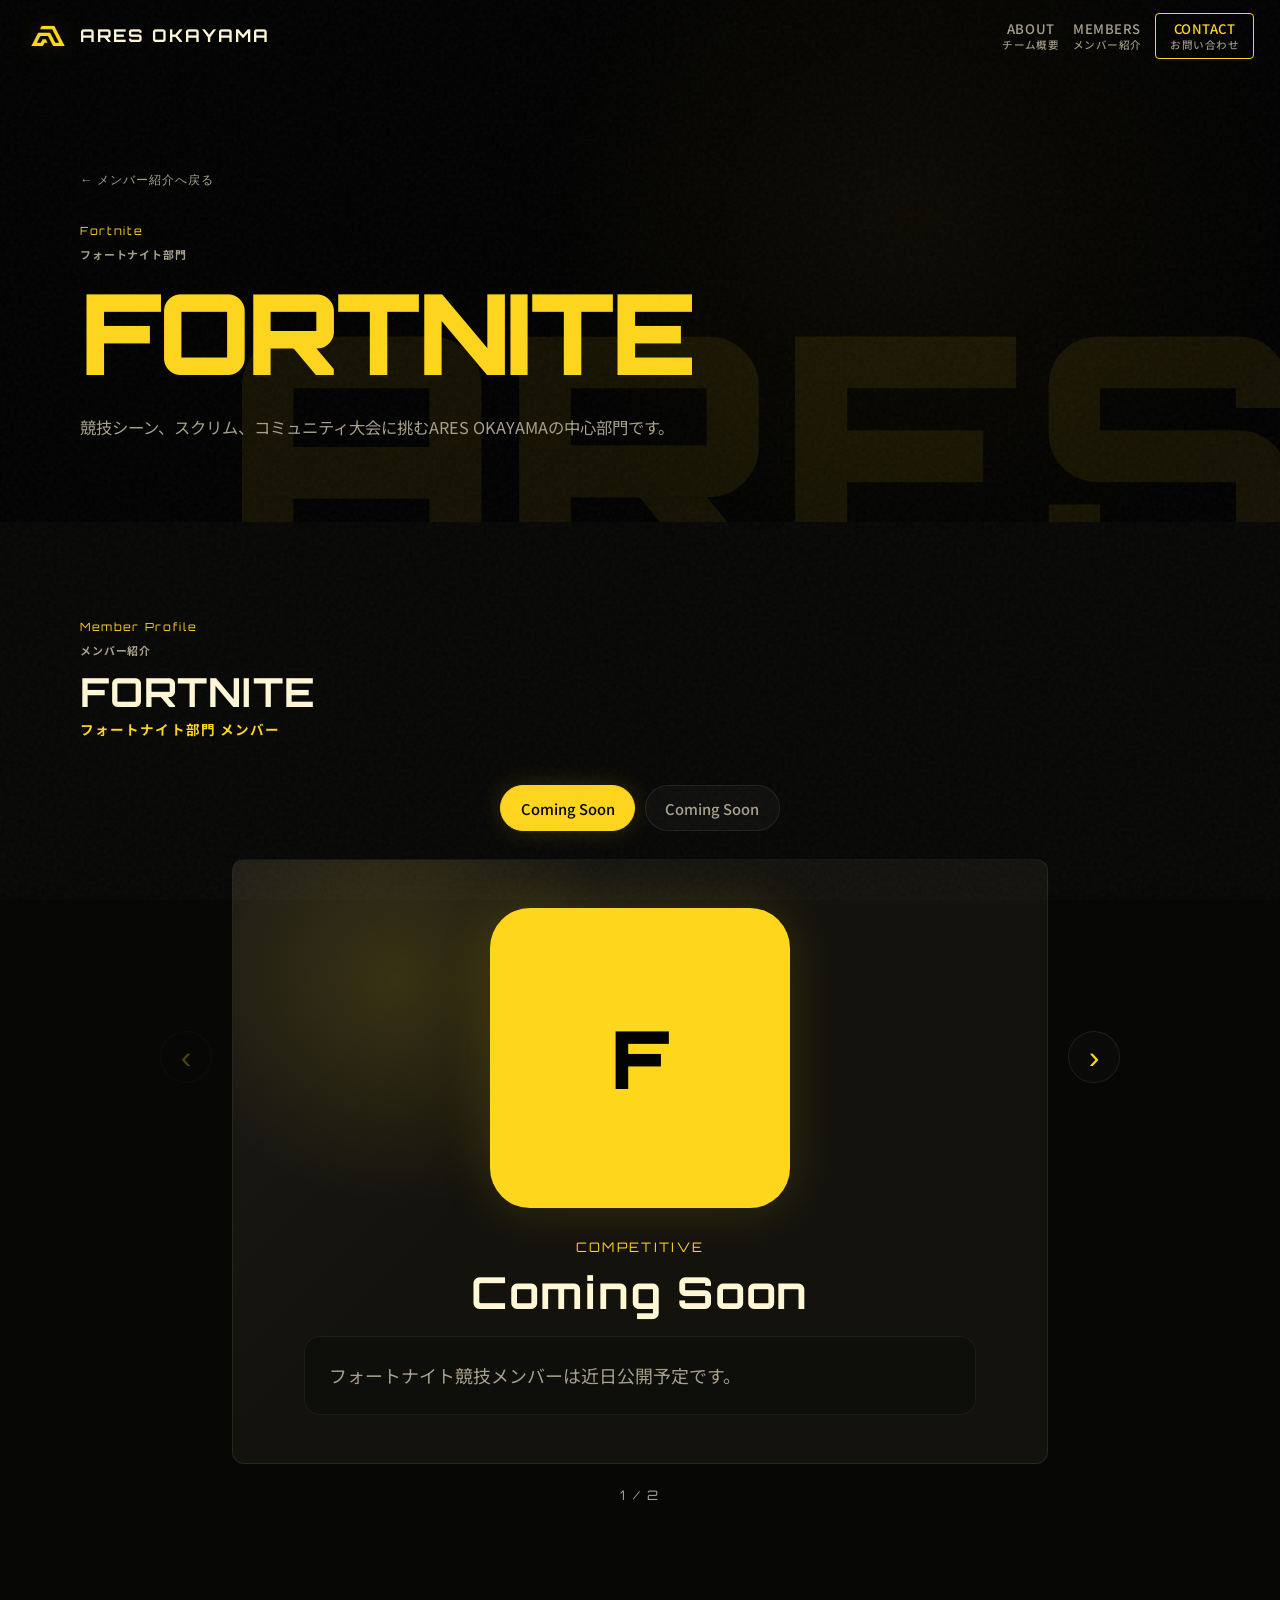
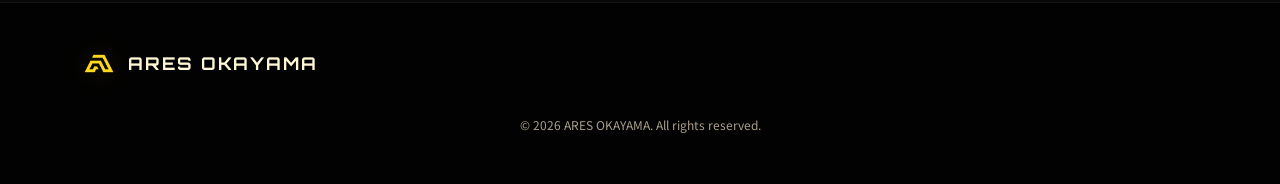
<file: division.html>
<!DOCTYPE html>
<html lang="ja">
<head>
  <meta charset="UTF-8" />
  <meta name="viewport" content="width=device-width, initial-scale=1.0" />
  <meta name="description" content="ARES OKAYAMAの部門別メンバー紹介ページです。" />
  <title>Division Members | ARES OKAYAMA</title>
  <link rel="preconnect" href="https://fonts.googleapis.com" />
  <link rel="preconnect" href="https://fonts.gstatic.com" crossorigin />
  <link href="https://fonts.googleapis.com/css2?family=Orbitron:wght@500;700;900&family=Noto+Sans+JP:wght@400;500;700&display=swap" rel="stylesheet" />
  <link rel="stylesheet" href="styles.css" />
</head>
<body>
  <div class="site-background" aria-hidden="true">
    <video class="site-background-video" autoplay muted loop playsinline preload="metadata">
      <source src="ARES_WE_WANT_YOU_FHD-2-hq.mp4" type="video/mp4" />
    </video>
  </div>
  <div class="noise" aria-hidden="true"></div>
  <div class="cursor-tube" id="cursorTube" aria-hidden="true">
    <span></span>
    <span></span>
    <span></span>
    <span></span>
    <span></span>
    <span></span>
  </div>

  <header class="header" id="header">
    <nav class="nav container">
      <a href="index.html" class="logo">
        <img class="logo-mark" src="team-logo.png" alt="" />
        <span class="logo-text">ARES OKAYAMA</span>
      </a>
      <button class="nav-toggle" id="navToggle" aria-label="メニューを開く" aria-expanded="false">
        <span></span><span></span><span></span>
      </button>
      <ul class="nav-links" id="navLinks">
        <li><a href="index.html#about"><span>About</span><small>チーム概要</small></a></li>
        <li><a href="index.html#divisions"><span>Members</span><small>メンバー紹介</small></a></li>
        <li><a href="index.html#contact" class="nav-cta"><span>Contact</span><small>お問い合わせ</small></a></li>
      </ul>
    </nav>
  </header>

  <main>
    <section class="division-page-hero">
      <div class="container division-page-hero-inner">
        <a class="back-link" href="index.html#divisions">← メンバー紹介へ戻る</a>
        <span class="section-label" id="divisionLabel">Division<small>部門</small></span>
        <h1 class="division-page-title" id="divisionTitle">ARES OKAYAMA</h1>
        <p class="division-page-desc" id="divisionDesc">部門別のメンバー紹介ページです。</p>
      </div>
    </section>

    <section class="section division-members">
      <div class="container">
        <div class="section-header">
          <span class="section-label">Member Profile<small>メンバー紹介</small></span>
          <h2 class="section-title" id="memberSectionTitle">Members<small>所属メンバー</small></h2>
        </div>
        <div class="member-profile-showcase" id="memberProfileShowcase">
          <div class="member-profile-nav" id="memberProfileNav" role="tablist" aria-label="メンバー選択"></div>
          <div class="member-profile-viewport">
            <button type="button" class="member-profile-arrow member-profile-arrow--prev" id="memberProfilePrev" aria-label="前のメンバー">
              <span aria-hidden="true">‹</span>
            </button>
            <div class="member-profile-stage" id="memberProfileStage" role="tabpanel" aria-live="polite"></div>
            <button type="button" class="member-profile-arrow member-profile-arrow--next" id="memberProfileNext" aria-label="次のメンバー">
              <span aria-hidden="true">›</span>
            </button>
          </div>
          <p class="member-profile-counter" id="memberProfileCounter" aria-hidden="true"></p>
        </div>
      </div>
    </section>
  </main>

  <footer class="footer">
    <div class="container footer-inner">
      <a href="index.html" class="logo logo--footer">
        <img class="logo-mark" src="team-logo.png" alt="" />
        <span class="logo-text">ARES OKAYAMA</span>
      </a>
      <p class="copyright">&copy; 2026 ARES OKAYAMA. All rights reserved.</p>
    </div>
  </footer>

  <script src="division.js"></script>
  <script src="script.js"></script>
</body>
</html>
</file>
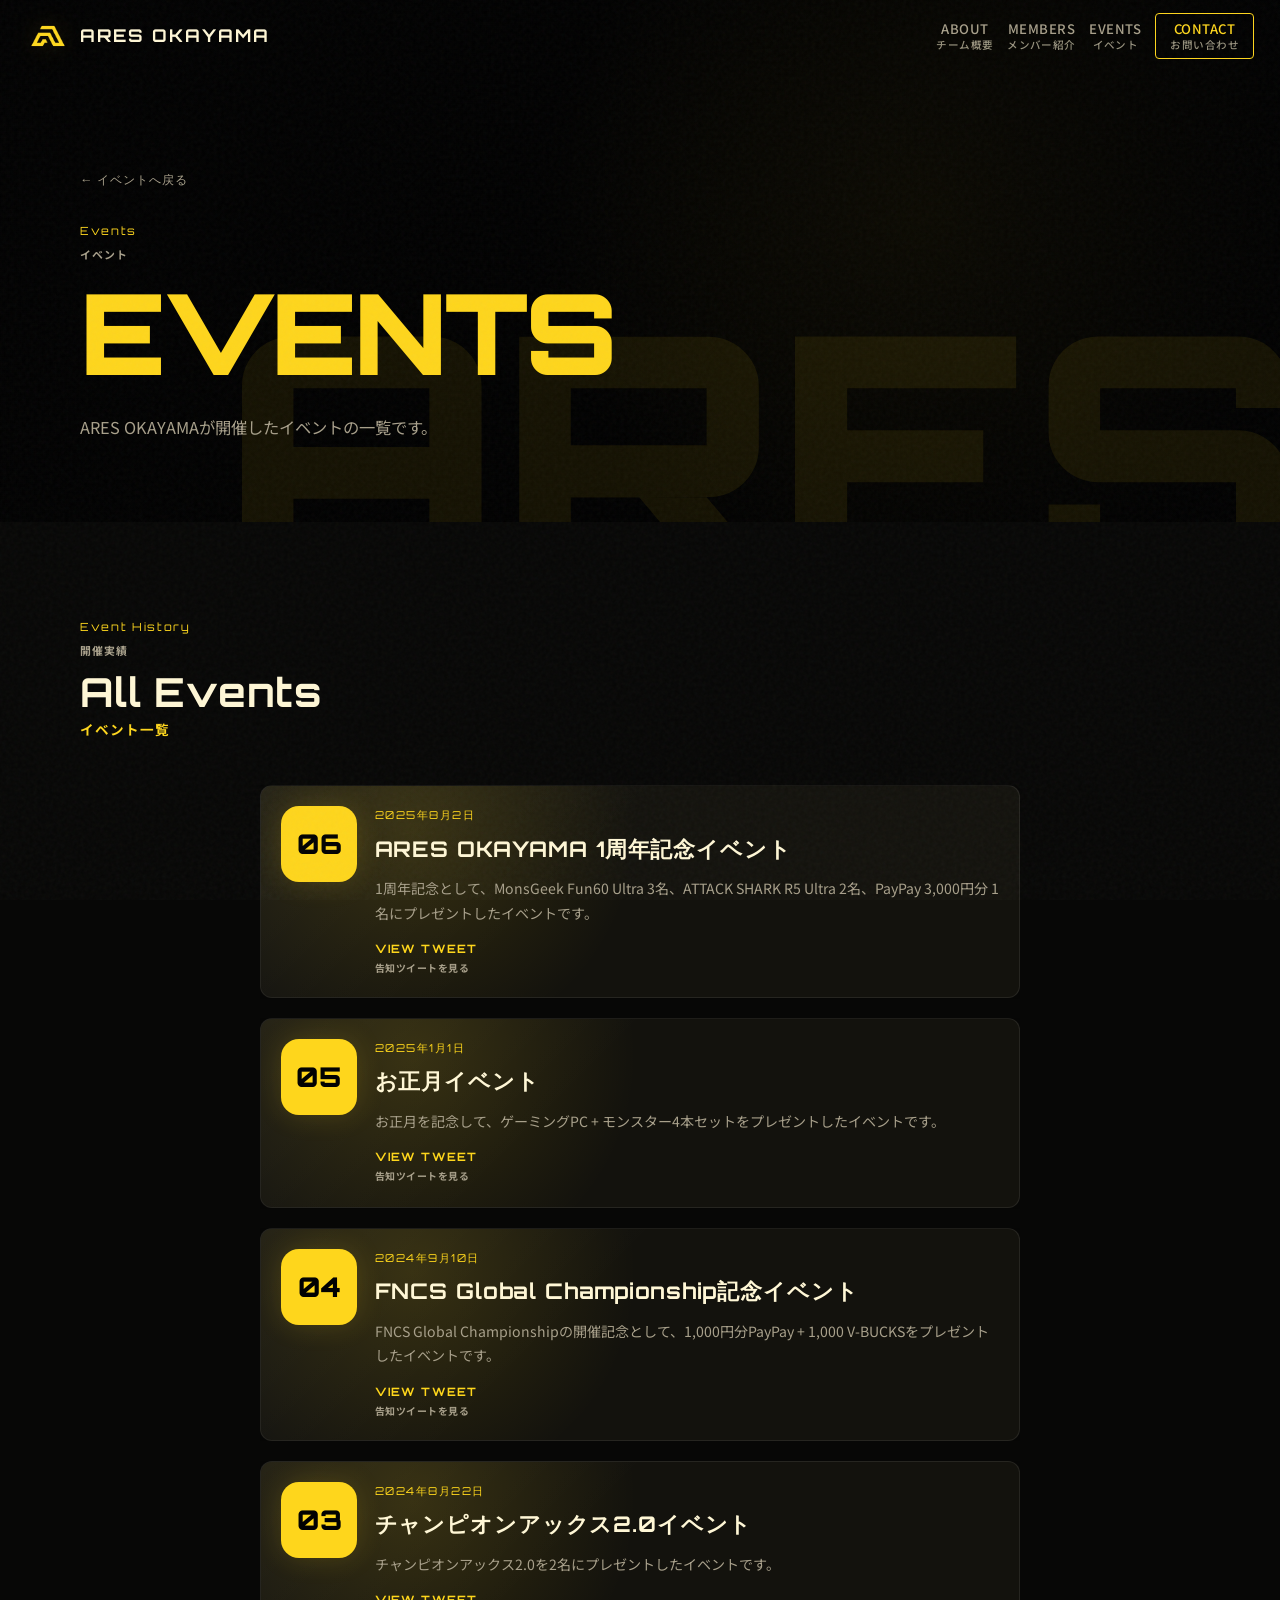
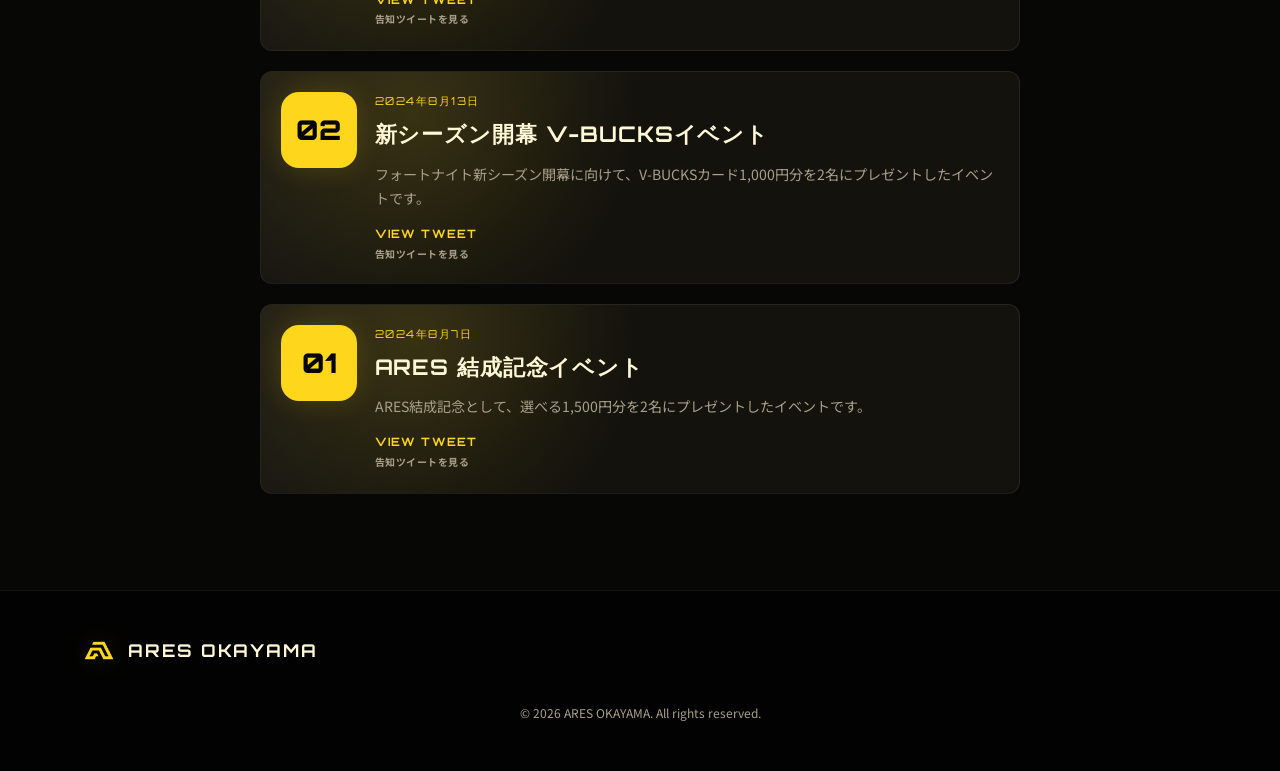
<file: events.html>
<!DOCTYPE html>
<html lang="ja">
<head>
  <meta charset="UTF-8" />
  <meta name="viewport" content="width=device-width, initial-scale=1.0" />
  <meta name="description" content="ARES OKAYAMAのイベント一覧ページです。" />
  <title>Events | ARES OKAYAMA</title>
  <link rel="preconnect" href="https://fonts.googleapis.com" />
  <link rel="preconnect" href="https://fonts.gstatic.com" crossorigin />
  <link href="https://fonts.googleapis.com/css2?family=Orbitron:wght@500;700;900&family=Noto+Sans+JP:wght@400;500;700&display=swap" rel="stylesheet" />
  <link rel="stylesheet" href="styles.css" />
</head>
<body>
  <div class="site-background" aria-hidden="true">
    <video class="site-background-video" autoplay muted loop playsinline preload="metadata">
      <source src="ARES_WE_WANT_YOU_FHD-2-hq.mp4" type="video/mp4" />
    </video>
  </div>
  <div class="noise" aria-hidden="true"></div>
  <div class="cursor-tube" id="cursorTube" aria-hidden="true">
    <span></span>
    <span></span>
    <span></span>
    <span></span>
    <span></span>
    <span></span>
  </div>

  <header class="header" id="header">
    <nav class="nav container">
      <a href="index.html" class="logo">
        <img class="logo-mark" src="team-logo.png" alt="" />
        <span class="logo-text">ARES OKAYAMA</span>
      </a>
      <button class="nav-toggle" id="navToggle" aria-label="メニューを開く" aria-expanded="false">
        <span></span><span></span><span></span>
      </button>
      <ul class="nav-links" id="navLinks">
        <li><a href="index.html#about"><span>About</span><small>チーム概要</small></a></li>
        <li><a href="index.html#divisions"><span>Members</span><small>メンバー紹介</small></a></li>
        <li><a href="index.html#events"><span>Events</span><small>イベント</small></a></li>
        <li><a href="index.html#contact" class="nav-cta"><span>Contact</span><small>お問い合わせ</small></a></li>
      </ul>
    </nav>
  </header>

  <main>
    <section class="division-page-hero">
      <div class="container division-page-hero-inner">
        <a class="back-link" href="index.html#events">← イベントへ戻る</a>
        <span class="section-label">Events<small>イベント</small></span>
        <h1 class="division-page-title">EVENTS</h1>
        <p class="division-page-desc">ARES OKAYAMAが開催したイベントの一覧です。</p>
      </div>
    </section>

    <section class="section division-members">
      <div class="container">
        <div class="section-header">
          <span class="section-label">Event History<small>開催実績</small></span>
          <h2 class="section-title">All Events<small>イベント一覧</small></h2>
        </div>
        <div class="member-profile-grid member-profile-grid--events" id="eventListGrid"></div>
      </div>
    </section>
  </main>

  <footer class="footer">
    <div class="container footer-inner">
      <a href="index.html" class="logo logo--footer">
        <img class="logo-mark" src="team-logo.png" alt="" />
        <span class="logo-text">ARES OKAYAMA</span>
      </a>
      <p class="copyright">&copy; 2026 ARES OKAYAMA. All rights reserved.</p>
    </div>
  </footer>

  <script src="events-data.js"></script>
  <script src="events.js"></script>
  <script src="script.js"></script>
</body>
</html>
</file>
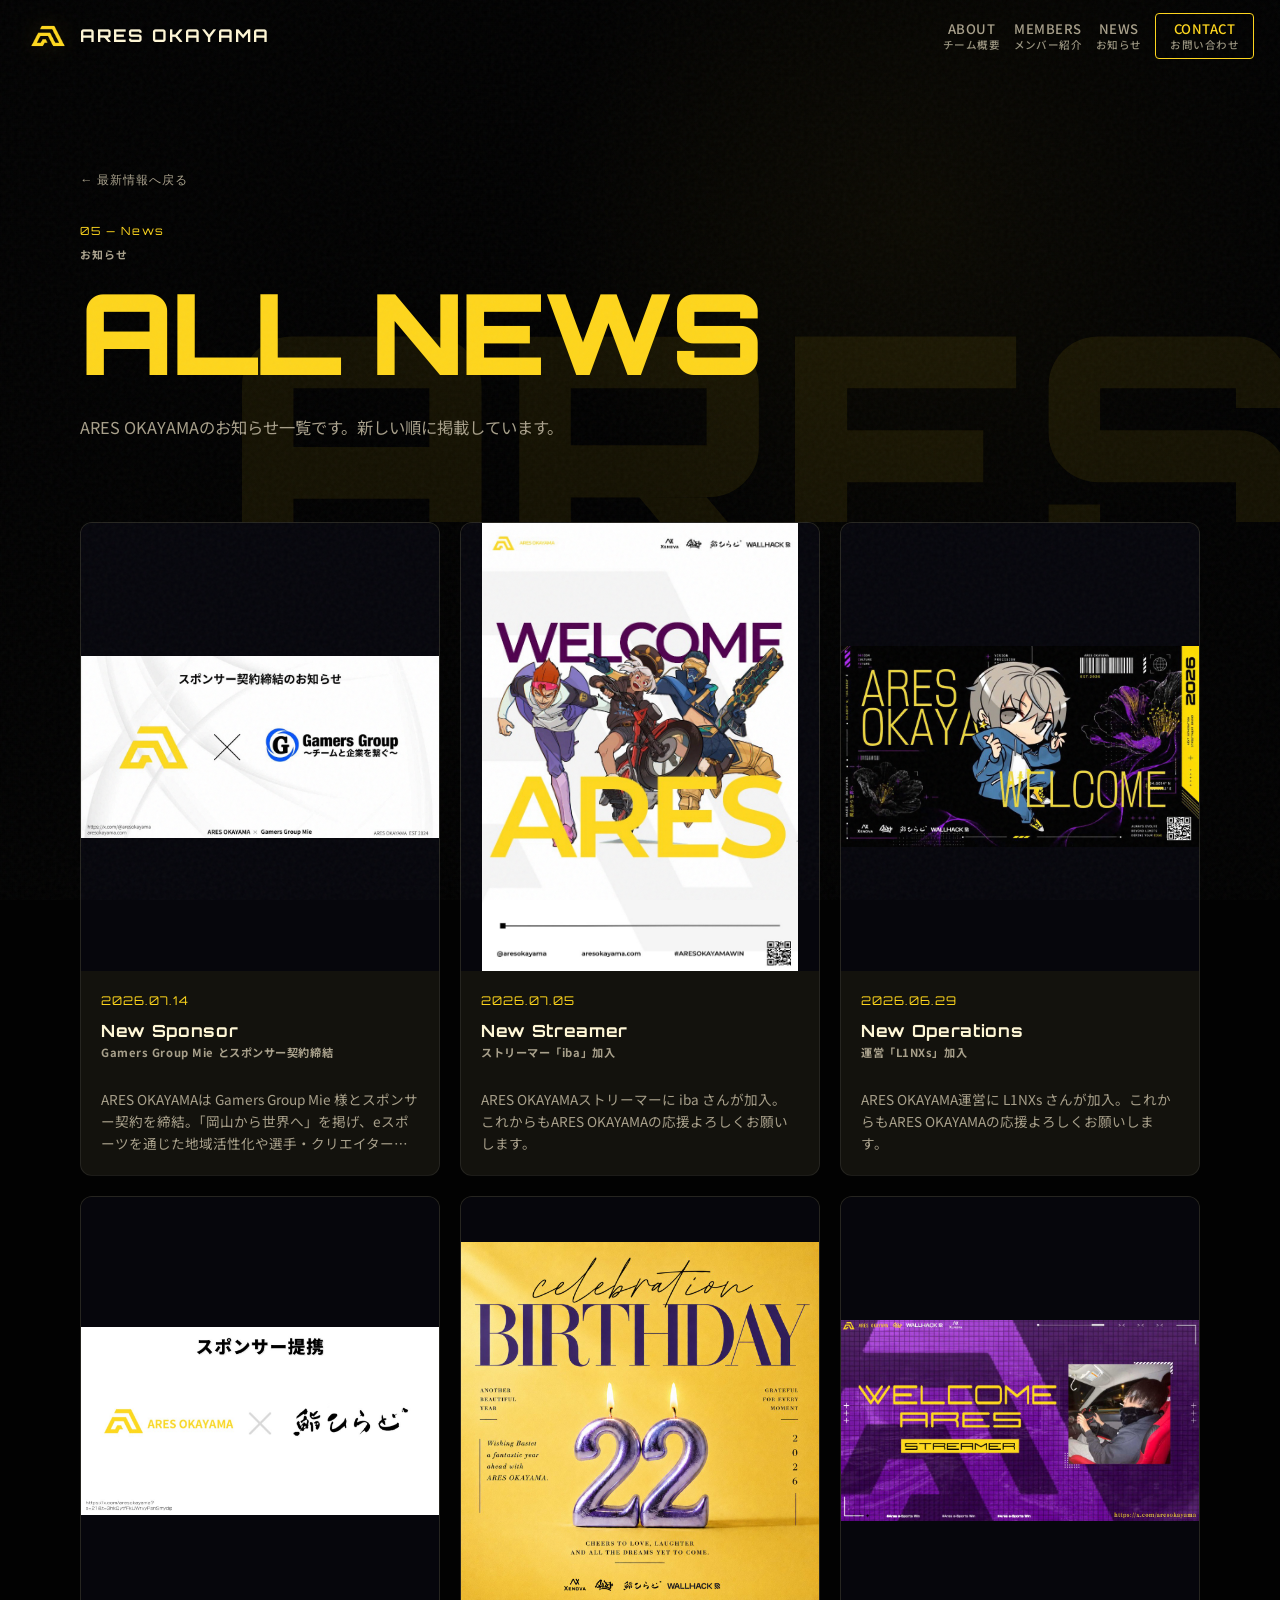
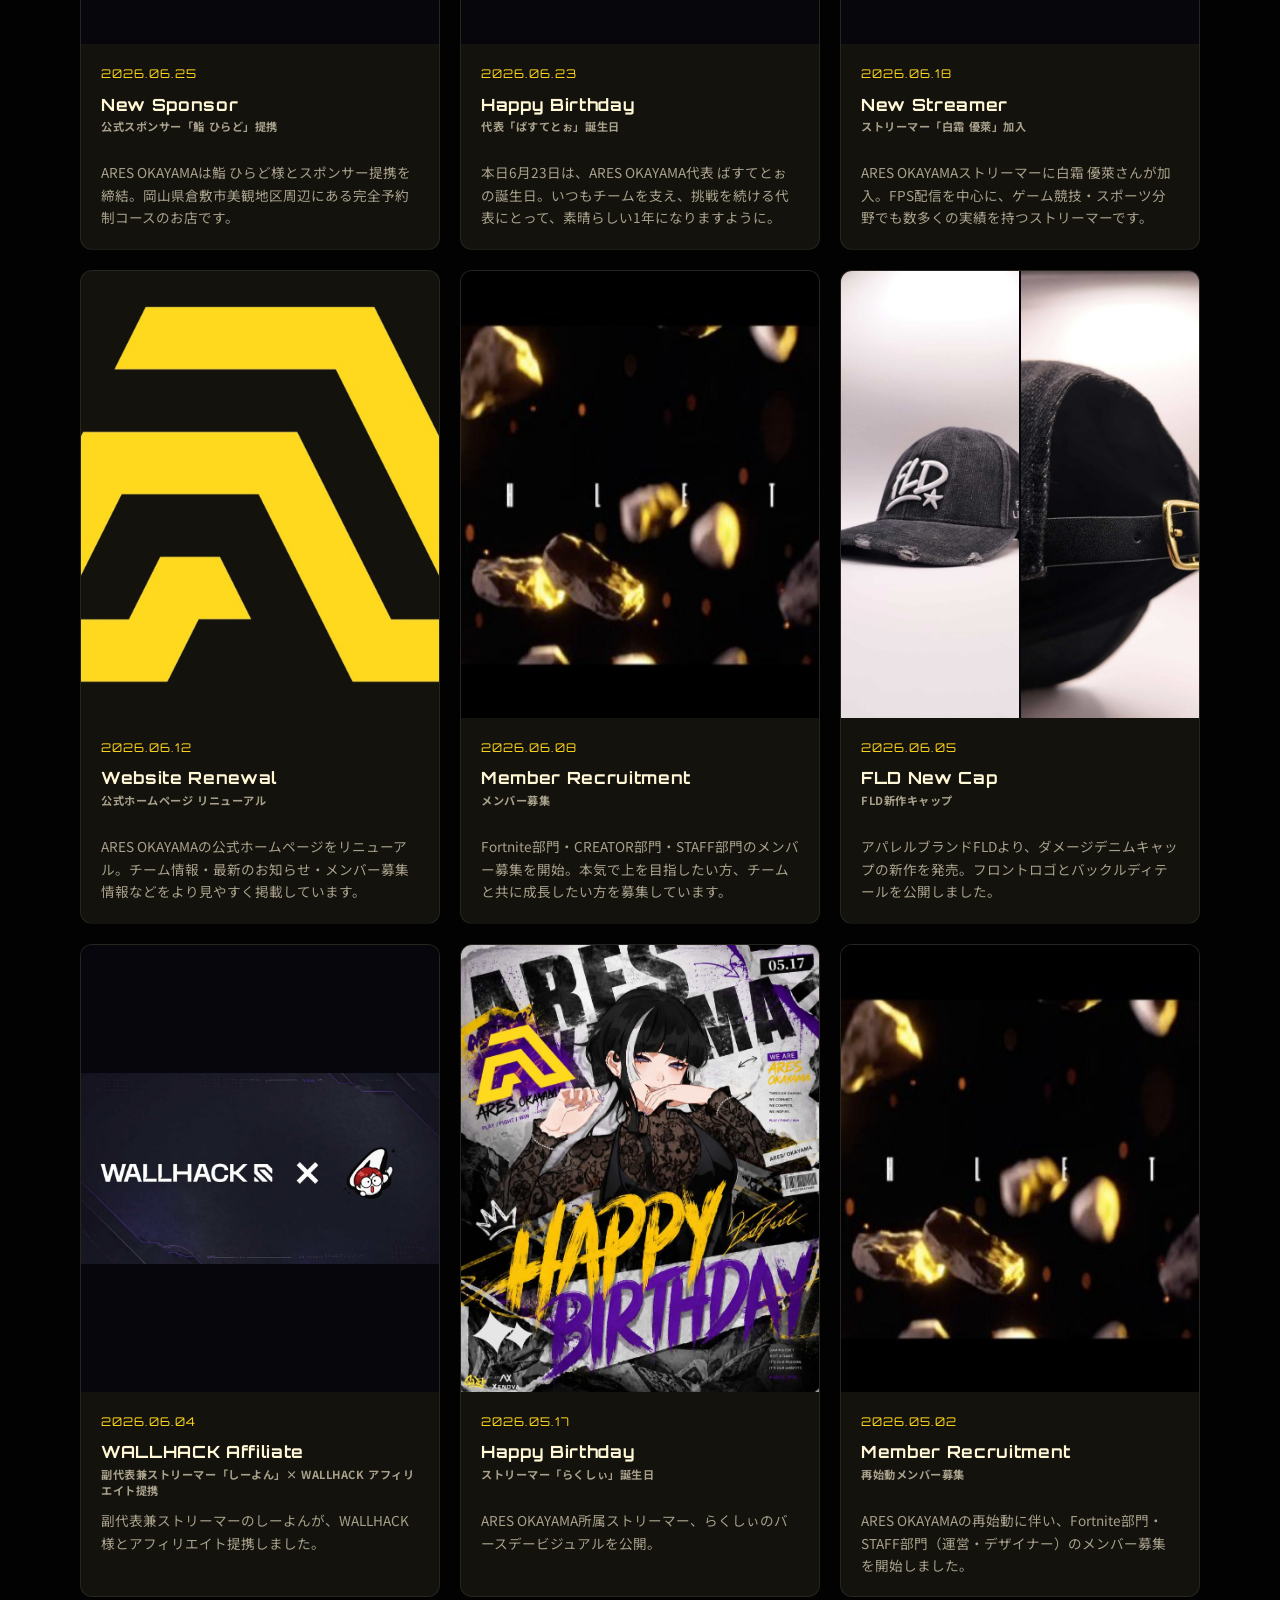
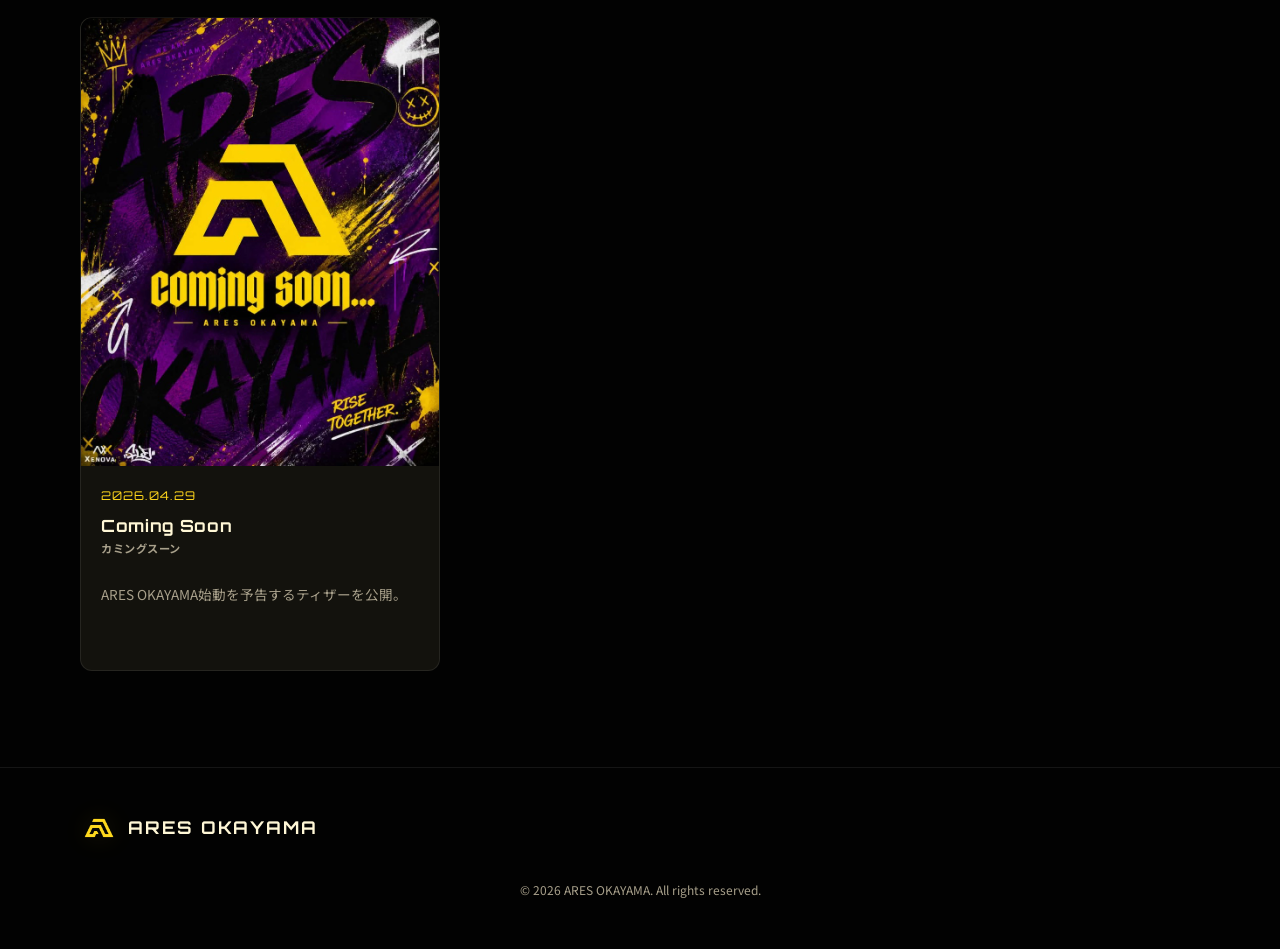
<file: news.html>
<!DOCTYPE html>
<html lang="ja">
<head>
  <meta charset="UTF-8" />
  <meta name="viewport" content="width=device-width, initial-scale=1.0" />
  <meta name="description" content="ARES OKAYAMAのお知らせ一覧ページです。" />
  <title>News | ARES OKAYAMA</title>
  <link rel="preconnect" href="https://fonts.googleapis.com" />
  <link rel="preconnect" href="https://fonts.gstatic.com" crossorigin />
  <link href="https://fonts.googleapis.com/css2?family=Orbitron:wght@500;700;900&family=Noto+Sans+JP:wght@400;500;700&display=swap" rel="stylesheet" />
  <link rel="stylesheet" href="styles.css" />
</head>
<body>
  <div class="site-background" aria-hidden="true">
    <video class="site-background-video" autoplay muted loop playsinline preload="metadata">
      <source src="ARES_WE_WANT_YOU_FHD-2-hq.mp4" type="video/mp4" />
    </video>
  </div>
  <div class="noise" aria-hidden="true"></div>
  <div class="cursor-tube" id="cursorTube" aria-hidden="true">
    <span></span>
    <span></span>
    <span></span>
    <span></span>
    <span></span>
    <span></span>
  </div>

  <header class="header" id="header">
    <nav class="nav container">
      <a href="index.html" class="logo">
        <img class="logo-mark" src="team-logo.png" alt="" />
        <span class="logo-text">ARES OKAYAMA</span>
      </a>
      <button class="nav-toggle" id="navToggle" aria-label="メニューを開く" aria-expanded="false">
        <span></span><span></span><span></span>
      </button>
      <ul class="nav-links" id="navLinks">
        <li><a href="index.html#about"><span>About</span><small>チーム概要</small></a></li>
        <li><a href="index.html#divisions"><span>Members</span><small>メンバー紹介</small></a></li>
        <li><a href="index.html#news"><span>News</span><small>お知らせ</small></a></li>
        <li><a href="index.html#contact" class="nav-cta"><span>Contact</span><small>お問い合わせ</small></a></li>
      </ul>
    </nav>
  </header>

  <main>
    <section class="division-page-hero">
      <div class="container division-page-hero-inner">
        <a class="back-link" href="index.html#news">← 最新情報へ戻る</a>
        <span class="section-label">05 — News<small>お知らせ</small></span>
        <h1 class="division-page-title">ALL NEWS</h1>
        <p class="division-page-desc">ARES OKAYAMAのお知らせ一覧です。新しい順に掲載しています。</p>
      </div>
    </section>

    <section class="section news news-page">
      <div class="container">
        <div class="news-grid news-grid--page" id="newsPageGrid"></div>
      </div>
    </section>
  </main>

  <footer class="footer">
    <div class="container footer-inner">
      <a href="index.html" class="logo logo--footer">
        <img class="logo-mark" src="team-logo.png" alt="" />
        <span class="logo-text">ARES OKAYAMA</span>
      </a>
      <p class="copyright">&copy; 2026 ARES OKAYAMA. All rights reserved.</p>
    </div>
  </footer>

  <script src="news.js"></script>
  <script src="script.js"></script>
</body>
</html>
</file>
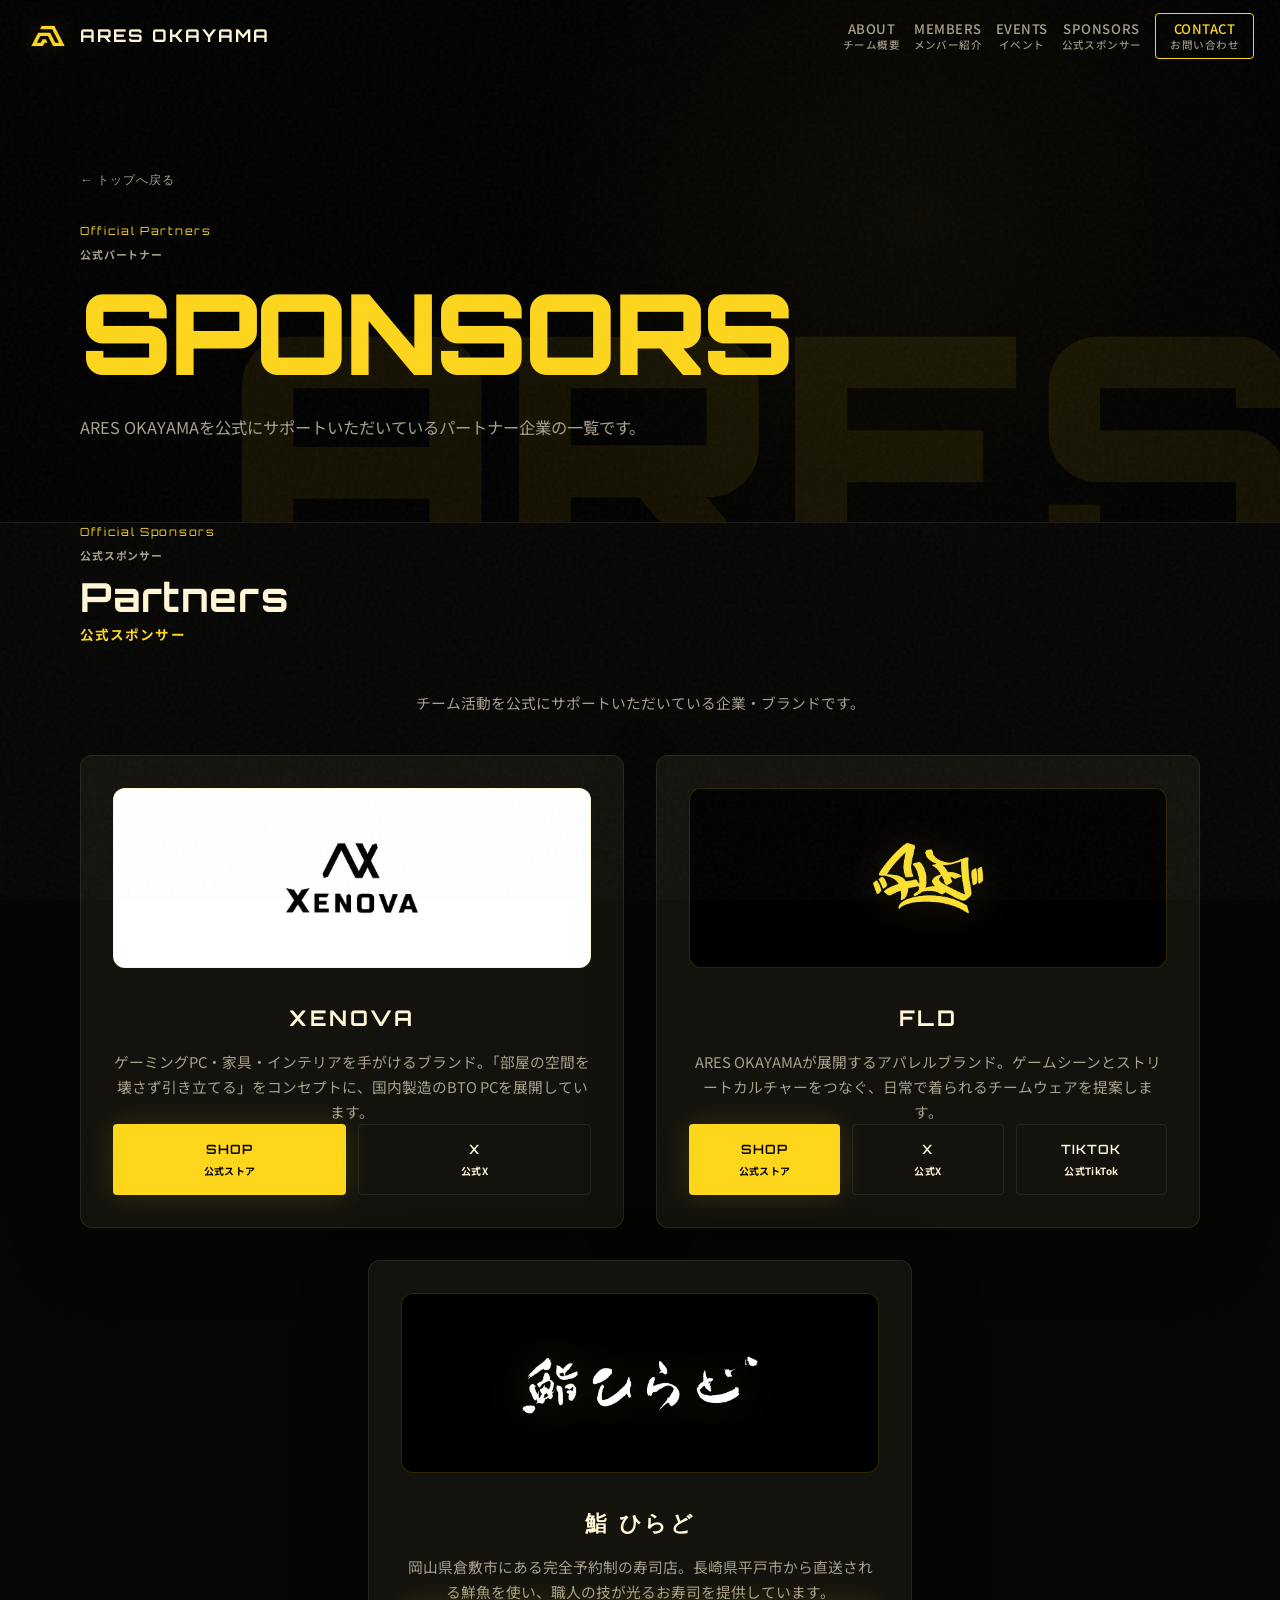
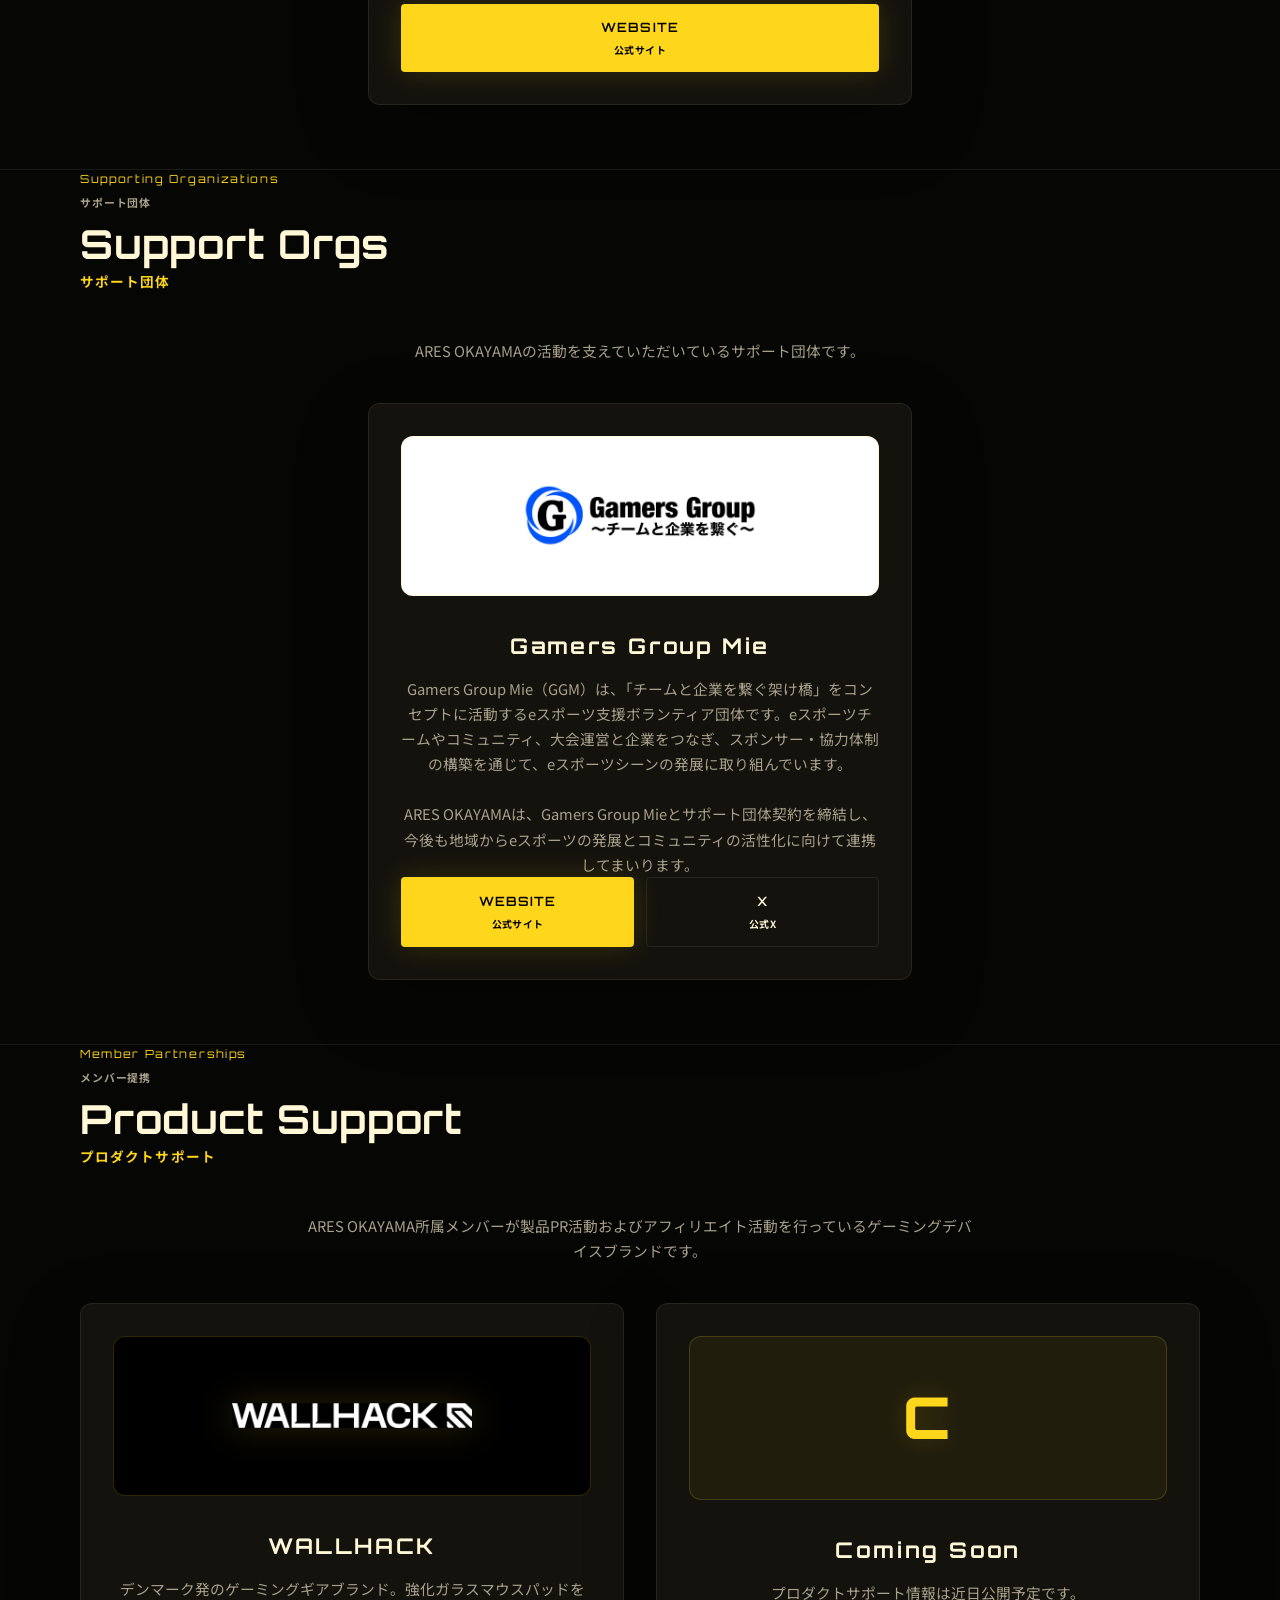
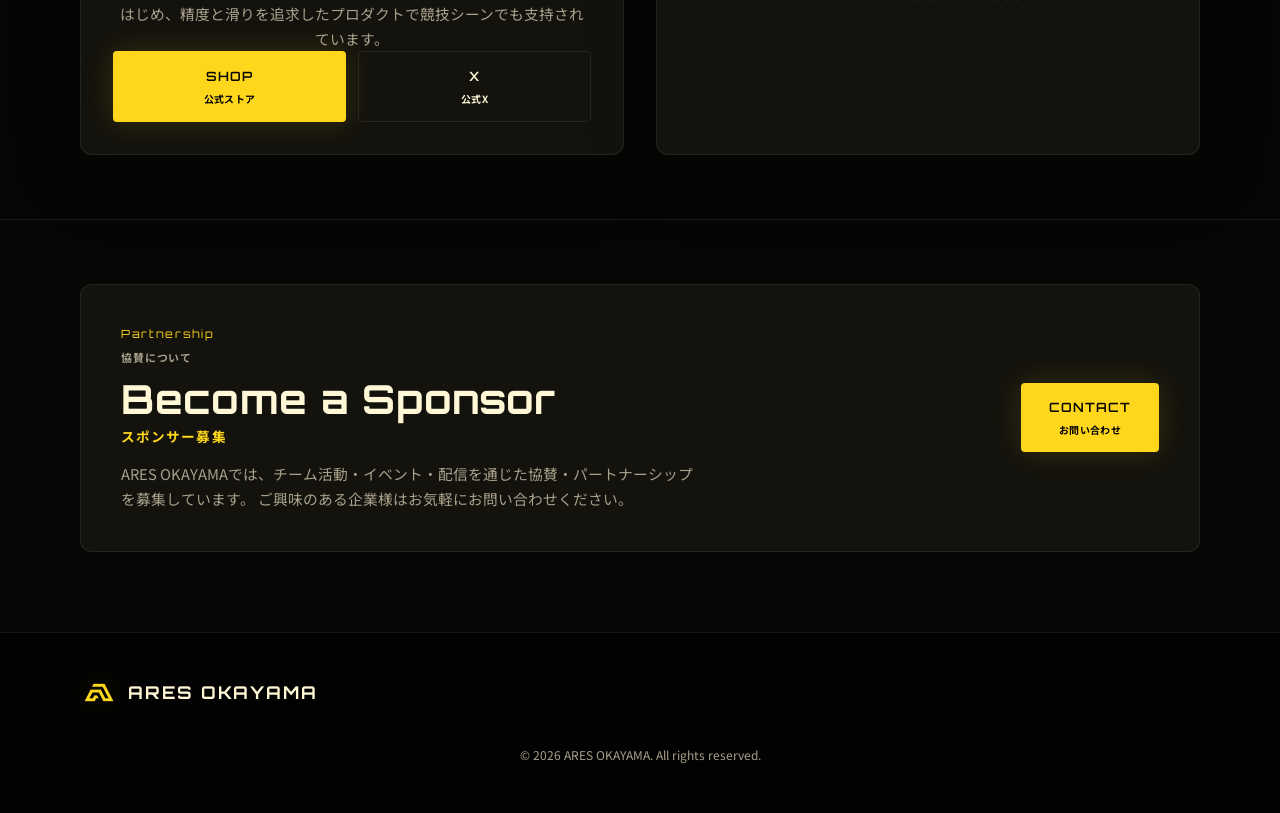
<file: sponsors.html>
<!DOCTYPE html>
<html lang="ja">
<head>
  <meta charset="UTF-8" />
  <meta name="viewport" content="width=device-width, initial-scale=1.0" />
  <meta name="description" content="ARES OKAYAMAの公式スポンサー・パートナー一覧ページです。" />
  <title>Sponsors | ARES OKAYAMA</title>
  <link rel="preconnect" href="https://fonts.googleapis.com" />
  <link rel="preconnect" href="https://fonts.gstatic.com" crossorigin />
  <link href="https://fonts.googleapis.com/css2?family=Orbitron:wght@500;700;900&family=Noto+Sans+JP:wght@400;500;700&display=swap" rel="stylesheet" />
  <link rel="stylesheet" href="styles.css" />
</head>
<body>
  <div class="site-background" aria-hidden="true">
    <video class="site-background-video" autoplay muted loop playsinline preload="metadata">
      <source src="ARES_WE_WANT_YOU_FHD-2-hq.mp4" type="video/mp4" />
    </video>
  </div>
  <div class="noise" aria-hidden="true"></div>
  <div class="cursor-tube" id="cursorTube" aria-hidden="true">
    <span></span>
    <span></span>
    <span></span>
    <span></span>
    <span></span>
    <span></span>
  </div>

  <header class="header" id="header">
    <nav class="nav container">
      <a href="index.html" class="logo">
        <img class="logo-mark" src="team-logo.png" alt="" />
        <span class="logo-text">ARES OKAYAMA</span>
      </a>
      <button class="nav-toggle" id="navToggle" aria-label="メニューを開く" aria-expanded="false">
        <span></span><span></span><span></span>
      </button>
      <ul class="nav-links" id="navLinks">
        <li><a href="index.html#about"><span>About</span><small>チーム概要</small></a></li>
        <li><a href="index.html#divisions"><span>Members</span><small>メンバー紹介</small></a></li>
        <li><a href="events.html"><span>Events</span><small>イベント</small></a></li>
        <li><a href="sponsors.html"><span>Sponsors</span><small>公式スポンサー</small></a></li>
        <li><a href="index.html#contact" class="nav-cta"><span>Contact</span><small>お問い合わせ</small></a></li>
      </ul>
    </nav>
  </header>

  <main>
    <section class="division-page-hero">
      <div class="container division-page-hero-inner">
        <a class="back-link" href="index.html#sponsors">← トップへ戻る</a>
        <span class="section-label">Official Partners<small>公式パートナー</small></span>
        <h1 class="division-page-title">SPONSORS</h1>
        <p class="division-page-desc">
          ARES OKAYAMAを公式にサポートいただいているパートナー企業の一覧です。
        </p>
      </div>
    </section>

    <section class="section sponsors sponsors-page" id="official-sponsors">
      <div class="container">
        <div class="section-header">
          <span class="section-label">Official Sponsors<small>公式スポンサー</small></span>
          <h2 class="section-title">Partners<small>公式スポンサー</small></h2>
        </div>
        <p class="brand-section-note">
          チーム活動を公式にサポートいただいている企業・ブランドです。
        </p>
        <div class="brand-cards-grid" data-sponsors="official"></div>
      </div>
    </section>

    <section class="section support-orgs sponsors-page" id="support-organizations">
      <div class="container">
        <div class="section-header">
          <span class="section-label">Supporting Organizations<small>サポート団体</small></span>
          <h2 class="section-title">Support Orgs<small>サポート団体</small></h2>
        </div>
        <p class="brand-section-note">
          ARES OKAYAMAの活動を支えていただいているサポート団体です。
        </p>
        <div class="brand-cards-grid" data-sponsors="supportOrganizations"></div>
      </div>
    </section>

    <section class="section member-brands sponsors-page" id="product-support">
      <div class="container">
        <div class="section-header">
          <span class="section-label">Member Partnerships<small>メンバー提携</small></span>
          <h2 class="section-title">Product Support<small>プロダクトサポート</small></h2>
        </div>
        <p class="brand-section-note">
          ARES OKAYAMA所属メンバーが製品PR活動およびアフィリエイト活動を行っているゲーミングデバイスブランドです。
        </p>
        <div class="brand-cards-grid" data-sponsors="productSupport"></div>
      </div>
    </section>

    <section class="section sponsors-cta">
      <div class="container sponsors-cta-inner">
        <div class="sponsors-cta-text">
          <span class="section-label">Partnership<small>協賛について</small></span>
          <h2 class="section-title">Become a Sponsor<small>スポンサー募集</small></h2>
          <p>
            ARES OKAYAMAでは、チーム活動・イベント・配信を通じた協賛・パートナーシップを募集しています。
            ご興味のある企業様はお気軽にお問い合わせください。
          </p>
        </div>
        <a href="index.html#contact" class="btn btn-primary">
          <span>Contact</span>
          <small>お問い合わせ</small>
        </a>
      </div>
    </section>
  </main>

  <footer class="footer">
    <div class="container footer-inner">
      <a href="index.html" class="logo logo--footer">
        <img class="logo-mark" src="team-logo.png" alt="" />
        <span class="logo-text">ARES OKAYAMA</span>
      </a>
      <p class="copyright">&copy; 2026 ARES OKAYAMA. All rights reserved.</p>
    </div>
  </footer>

  <script src="sponsors-data.js"></script>
  <script src="sponsors.js"></script>
  <script src="script.js"></script>
</body>
</html>
</file>
<file: styles.css>
/* ARES OKAYAMA — Design tokens */
:root {
  --bg: #020202;
  --bg-elevated: #0b0b09;
  --bg-card: #13120d;
  --border: rgba(255, 255, 255, 0.08);
  --text: #fff7d6;
  --text-muted: #a8a08b;
  --accent: #fed61c;
  --accent-dim: rgba(254, 214, 28, 0.16);
  --accent-glow: rgba(254, 214, 28, 0.42);
  --gold: #650065;
  --gold-dim: rgba(101, 0, 101, 0.28);
  --font-display: "Orbitron", sans-serif;
  --font-body: "Noto Sans JP", sans-serif;
  --container: min(1120px, 92vw);
  --header-h: 72px;
  --radius: 12px;
  --transition: 0.25s cubic-bezier(0.4, 0, 0.2, 1);
}

*, *::before, *::after {
  box-sizing: border-box;
  margin: 0;
  padding: 0;
}

html {
  scroll-behavior: smooth;
}

body {
  position: relative;
  font-family: var(--font-body);
  background: var(--bg);
  color: var(--text);
  line-height: 1.7;
  overflow-x: hidden;
}

.site-background {
  position: fixed;
  inset: 0;
  z-index: 0;
  overflow: hidden;
  pointer-events: none;
}

.site-background::after {
  content: "";
  position: absolute;
  inset: 0;
  background:
    linear-gradient(90deg, rgba(2, 2, 2, 0.88), rgba(2, 2, 2, 0.58) 45%, rgba(2, 2, 2, 0.78)),
    radial-gradient(circle at 72% 24%, rgba(254, 214, 28, 0.12), transparent 24rem);
}

.site-background-video {
  width: 100%;
  height: 100%;
  display: block;
  object-fit: cover;
  opacity: 0.72;
}

main,
.footer {
  position: relative;
  z-index: 1;
}

a {
  color: inherit;
  text-decoration: none;
}

ul {
  list-style: none;
}

img {
  max-width: 100%;
  display: block;
}

.cursor-tube {
  position: fixed;
  left: 0;
  top: 0;
  width: 100%;
  height: 100%;
  z-index: 10000;
  pointer-events: none;
  overflow: visible;
}

.cursor-tube span {
  position: absolute;
  left: -100px;
  top: -100px;
  width: var(--size, 22px);
  height: var(--size, 22px);
  border: 1px solid rgba(254, 214, 28, var(--alpha, 0.8));
  border-radius: 999px;
  background:
    radial-gradient(circle, rgba(254, 214, 28, 0.36), transparent 58%),
    radial-gradient(circle at 70% 30%, rgba(101, 0, 101, 0.45), transparent 55%);
  box-shadow:
    0 0 18px rgba(254, 214, 28, 0.42),
    0 0 36px rgba(254, 214, 28, 0.16),
    inset 0 0 10px rgba(101, 0, 101, 0.28);
  opacity: 0;
  transform: none;
  transition: opacity 0.2s ease;
  will-change: left, top;
}

body.cursor-active .cursor-tube span {
  opacity: var(--alpha, 0.8);
}

.cursor-tube span:nth-child(1) { --size: 12px; --alpha: 1; }
.cursor-tube span:nth-child(2) { --size: 18px; --alpha: 0.72; }
.cursor-tube span:nth-child(3) { --size: 26px; --alpha: 0.52; }
.cursor-tube span:nth-child(4) { --size: 36px; --alpha: 0.34; }
.cursor-tube span:nth-child(5) { --size: 48px; --alpha: 0.22; }
.cursor-tube span:nth-child(6) { --size: 64px; --alpha: 0.14; }

.container {
  
  width: var(--container);
  margin-inline: auto;
}

/* Noise overlay */
.noise {
  position: fixed;
  inset: 0;
  pointer-events: none;
  z-index: 9999;
  opacity: 0.04;
  background-image: url("data:image/svg+xml,%3Csvg viewBox='0 0 256 256' xmlns='http://www.w3.org/2000/svg'%3E%3Cfilter id='n'%3E%3CfeTurbulence type='fractalNoise' baseFrequency='0.9' numOctaves='4' stitchTiles='stitch'/%3E%3C/filter%3E%3Crect width='100%25' height='100%25' filter='url(%23n)'/%3E%3C/svg%3E");
}

/* Opening animation */
.loader {
  position: fixed;
  inset: 0;
  z-index: 10001;
  display: grid;
  place-items: center;
  place-content: center;
  gap: 1.25rem;
  background: var(--bg);
  transition: opacity 0.7s ease, visibility 0.7s ease;
}

body.loaded .loader {
  opacity: 0;
  visibility: hidden;
  pointer-events: none;
}

/* Opening intro video */
body.intro-active {
  overflow: hidden;
}

.intro-video {
  position: fixed;
  inset: 0;
  width: 100vw;
  height: 100vh;
  height: 100dvh;
  z-index: 10002;
  display: grid;
  place-items: center;
  overflow: hidden;
  background: #000;
  transition: opacity 0.7s ease, visibility 0.7s ease;
}

.intro-video--done {
  opacity: 0;
  visibility: hidden;
  pointer-events: none;
}

.intro-video-player {
  width: 100%;
  height: 100%;
  min-width: 100%;
  min-height: 100%;
  display: block;
  object-fit: cover;
  object-position: center;
  background: #000;
  transform: translateZ(0);
  backface-visibility: hidden;
}

.intro-video-skip {
  position: absolute;
  top: 1.25rem;
  right: 1.25rem;
  z-index: 1;
  display: inline-flex;
  flex-direction: column;
  align-items: center;
  gap: 0.1rem;
  padding: 0.55rem 1rem;
  border: 1px solid rgba(254, 214, 28, 0.45);
  border-radius: 999px;
  background: rgba(2, 2, 2, 0.72);
  color: var(--text);
  font-family: var(--font-display);
  font-size: 0.72rem;
  letter-spacing: 0.12em;
  text-transform: uppercase;
  cursor: pointer;
  transition: background var(--transition), border-color var(--transition), transform var(--transition);
}

.intro-video-skip small {
  font-family: var(--font-body);
  font-size: 0.62rem;
  letter-spacing: 0.04em;
  text-transform: none;
  color: var(--text-muted);
}

.intro-video-skip:hover {
  background: rgba(254, 214, 28, 0.12);
  border-color: var(--accent);
  transform: translateY(-1px);
}

.sr-only {
  position: absolute;
  width: 1px;
  height: 1px;
  padding: 0;
  overflow: hidden;
  clip: rect(0, 0, 0, 0);
  white-space: nowrap;
  border: 0;
}

.opening-poster {
  position: absolute;
  inset: 0;
  overflow: hidden;
  background:
    linear-gradient(90deg, rgba(0, 0, 0, 0.14) 0 1px, transparent 1px 100%),
    linear-gradient(0deg, rgba(0, 0, 0, 0.1) 0 1px, transparent 1px 100%),
    radial-gradient(circle at 34% 44%, rgba(255, 255, 255, 0.28), transparent 18rem),
    radial-gradient(circle at 76% 72%, rgba(101, 0, 101, 0.24), transparent 24rem),
    linear-gradient(135deg, #ffe84b 0%, #fed61c 46%, #d59c00 100%);
  background-size: 36px 36px, 36px 36px, auto, auto, auto;
  animation: openingPoster 3.4s cubic-bezier(0.16, 1, 0.3, 1) forwards;
}

.opening-poster::before {
  content: "";
  position: absolute;
  inset: 0;
  opacity: 0.09;
  background-image:
    radial-gradient(circle, #fff7d6 1px, transparent 1.5px);
  background-size: 44px 44px;
  mix-blend-mode: multiply;
}

.opening-poster::after {
  content: "";
  position: absolute;
  left: 0;
  right: 0;
  bottom: 0;
  height: clamp(14px, 2vw, 28px);
  background: #050505;
  opacity: 1;
}

.opening-block {
  position: absolute;
  z-index: 1;
  background: #030303;
  box-shadow: 0 18px 45px rgba(0, 0, 0, 0.24);
}

.opening-block--left {
  left: 2vw;
  bottom: 7vh;
  width: min(22vw, 15rem);
  height: min(48vh, 19rem);
  transform: translateX(-130%) scaleY(0.72);
  transform-origin: bottom left;
  animation: openingBlockLeft 1s 0.12s cubic-bezier(0.16, 1, 0.3, 1) forwards;
}

.opening-block--right {
  top: 0;
  right: 0;
  width: min(30vw, 22rem);
  height: min(18vh, 7rem);
  background:
    radial-gradient(circle, rgba(255, 255, 255, 0.22) 1px, transparent 1.6px),
    #090909;
  background-size: 28px 28px;
  transform: translateY(-130%);
  animation: openingBlockRight 1s 0.22s cubic-bezier(0.16, 1, 0.3, 1) forwards;
}

.opening-rule {
  position: absolute;
  z-index: 2;
  top: 1rem;
  left: 18vw;
  width: 42vw;
  height: 1px;
  background: rgba(255, 247, 214, 0.78);
  transform: scaleX(0);
  transform-origin: left;
  animation: openingRule 1.1s 0.5s cubic-bezier(0.16, 1, 0.3, 1) forwards;
}

.opening-material {
  position: absolute;
  z-index: 1;
  background: url("team-logo.png") center / contain no-repeat;
  opacity: 0;
  filter: grayscale(1) brightness(0) drop-shadow(0 18px 30px rgba(0, 0, 0, 0.18));
  mix-blend-mode: multiply;
  pointer-events: none;
  animation: openingMaterialIn 1.2s 0.7s cubic-bezier(0.16, 1, 0.3, 1) forwards;
}

.opening-material--1 {
  --rotate: -8deg;
  right: 7vw;
  bottom: 13vh;
  width: min(26vw, 20rem);
  aspect-ratio: 16 / 10;
  transform: translateY(32px) rotate(-8deg) scale(0.9);
}

.opening-material--2 {
  --rotate: 9deg;
  left: 18vw;
  top: 8vh;
  width: min(18vw, 13rem);
  aspect-ratio: 16 / 10;
  transform: translateY(-24px) rotate(9deg) scale(0.88);
  opacity: 0;
}

.opening-word {
  position: absolute;
  z-index: 2;
  font-family: var(--font-display);
  font-size: clamp(4.5rem, 14vw, 13rem);
  font-weight: 900;
  line-height: 0.78;
  letter-spacing: -0.08em;
  color: rgba(5, 5, 5, 0.92);
  text-transform: uppercase;
  white-space: nowrap;
}

.opening-word--ares {
  left: 4vw;
  top: 24%;
  transform: translateX(-40vw) rotate(-5deg) scale(0.9);
  opacity: 0;
  animation: openingAresIn 1.15s 0.34s cubic-bezier(0.16, 1, 0.3, 1) forwards;
}

.opening-word--okayama {
  right: 3vw;
  bottom: 12%;
  transform: translateX(42vw) rotate(4deg) scale(0.94);
  opacity: 0;
  animation: openingOkayamaIn 1.2s 0.5s cubic-bezier(0.16, 1, 0.3, 1) forwards;
}

.opening-vertical {
  position: absolute;
  z-index: 3;
  top: 50%;
  left: 50%;
  width: min(92vw, 980px);
  font-family: var(--font-display);
  font-size: clamp(1.8rem, 5.2vw, 5.2rem);
  font-weight: 900;
  line-height: 0.9;
  letter-spacing: -0.03em;
  color: #fff9db;
  text-align: center;
  text-transform: uppercase;
  writing-mode: horizontal-tb;
  white-space: normal;
  transform: translate(-50%, -50%);
  opacity: 0;
  text-shadow: 0 8px 20px rgba(0, 0, 0, 0.16);
  animation: openingCenterIn 1.25s 0.82s cubic-bezier(0.16, 1, 0.3, 1) forwards;
}

.opening-vertical span {
  display: block;
}

.opening-fragment {
  position: absolute;
  z-index: 1;
  font-family: var(--font-display);
  font-size: clamp(0.9rem, 2.6vw, 2.4rem);
  font-weight: 900;
  line-height: 1;
  color: rgba(242, 237, 221, 0.9);
  -webkit-text-stroke: 0;
  text-transform: uppercase;
  opacity: 0;
  animation: openingFragment 1.4s cubic-bezier(0.16, 1, 0.3, 1) forwards;
}

.opening-fragment--1 {
  left: 24%;
  top: 34%;
  animation-delay: 1.02s;
}

.opening-fragment--2 {
  left: 40%;
  bottom: 19%;
  color: rgba(242, 237, 221, 0.9);
  animation-delay: 1.14s;
}

.opening-fragment--3 {
  left: 47%;
  top: 42%;
  font-size: clamp(1.8rem, 4.8vw, 4.2rem);
  color: #f2eddd;
  -webkit-text-stroke: 0;
  animation-delay: 0.68s;
}

.opening-fragment--4 {
  right: 30%;
  top: 8%;
  font-size: clamp(0.58rem, 1vw, 0.8rem);
  letter-spacing: 0.48em;
  color: #101010;
  animation-delay: 0.9s;
}

.opening-fragment--5 {
  right: 9%;
  bottom: 13%;
  color: transparent;
  -webkit-text-stroke: 1px rgba(255, 247, 214, 0.72);
  transform: rotate(-90deg);
  font-size: clamp(1.4rem, 3vw, 2.2rem);
  letter-spacing: 0.12em;
  writing-mode: vertical-rl;
  text-orientation: mixed;
  animation-delay: 1.22s;
}

@keyframes openingBlockLeft {
  to { transform: translateX(0) scaleY(1); }
}

@keyframes openingBlockRight {
  to { transform: translateY(0); }
}

@keyframes openingRule {
  to { transform: scaleX(1); }
}

@keyframes openingMaterialIn {
  to {
    opacity: 0.18;
    transform: translateY(0) rotate(var(--rotate, 0deg)) scale(1);
  }
}

@keyframes openingPoster {
  0% { transform: scale(1.03); filter: saturate(1.12) contrast(1.04); }
  68% { transform: scale(1); filter: saturate(1.08) contrast(1.02); }
  100% { transform: scale(1.04); filter: saturate(0.96) contrast(1); }
}

@keyframes openingAresIn {
  to {
    opacity: 1;
    transform: translateX(0) rotate(0deg) scale(1);
  }
}

@keyframes openingOkayamaIn {
  to {
    opacity: 1;
    transform: translateX(0) rotate(0deg) scale(1);
  }
}

@keyframes openingCenterIn {
  from {
    opacity: 0;
    transform: translate(-50%, -38%) scale(0.96);
  }
  to {
    opacity: 1;
    transform: translate(-50%, -50%) scale(1);
  }
}

@keyframes openingFragment {
  from {
    opacity: 0;
    translate: 0 24px;
  }
  to {
    opacity: 1;
    translate: 0 0;
  }
}

/* Header */
.header {
  position: fixed;
  top: 0;
  left: 0;
  right: 0;
  z-index: 100;
  height: var(--header-h);
  transition: background var(--transition), backdrop-filter var(--transition);
}

.header.scrolled {
  background: rgba(2, 2, 2, 0.86);
  backdrop-filter: blur(12px);
  border-bottom: 1px solid var(--border);
}

.nav {
  display: flex;
  align-items: center;
  justify-content: space-between;
  height: 100%;
  width: min(1320px, 96vw);
  margin-inline: auto;
}

.logo {
  display: flex;
  align-items: center;
  gap: 10px;
  font-family: var(--font-display);
  font-weight: 700;
  letter-spacing: 0.12em;
}

.logo-mark {
  width: 44px;
  height: 28px;
  object-fit: contain;
  filter: drop-shadow(0 0 12px var(--accent-dim));
}

.logo-text {
  font-size: 1.1rem;
  line-height: 1.1;
}

.nav-links {
  display: flex;
  flex-wrap: nowrap;
  align-items: center;
  gap: 0.85rem;
}

.nav-links a {
  position: relative;
  display: flex;
  flex-direction: column;
  align-items: center;
  line-height: 1.15;
  font-size: 0.82rem;
  font-weight: 500;
  letter-spacing: 0.04em;
  text-transform: uppercase;
  white-space: nowrap;
  color: var(--text-muted);
  transition: color var(--transition);
}

.nav-links a span,
.nav-links a small {
  white-space: nowrap;
}

.nav-links a small {
  margin-top: 0.2rem;
  font-family: var(--font-body);
  font-size: 0.66rem;
  font-weight: 500;
  letter-spacing: 0.04em;
  text-transform: none;
  color: rgba(255, 247, 214, 0.58);
}

.nav-links a:hover {
  color: var(--accent);
}

.nav-links a::after {
  content: "";
  position: absolute;
  left: 0;
  right: 0;
  bottom: -0.45rem;
  height: 2px;
  background: var(--accent);
  transform: scaleX(0);
  transform-origin: right;
  transition: transform var(--transition);
}

.nav-links a:hover::after {
  transform: scaleX(1);
  transform-origin: left;
}

.nav-cta {
  padding: 0.45rem 0.9rem;
  border: 1px solid var(--accent);
  color: var(--accent) !important;
  border-radius: 4px;
}

.nav-cta:hover {
  background: var(--accent-dim);
}

.nav-toggle {
  display: none;
  flex-direction: column;
  gap: 5px;
  background: none;
  border: none;
  cursor: pointer;
  padding: 4px;
}

.nav-toggle span {
  display: block;
  width: 24px;
  height: 2px;
  background: var(--text);
  transition: var(--transition);
}

/* Hero */
.hero {
  position: relative;
  min-height: 100svh;
  display: flex;
  align-items: center;
  padding-top: var(--header-h);
  overflow: hidden;
}

.hero::after {
  content: "";
  position: absolute;
  right: -10vw;
  bottom: -8vw;
  width: min(720px, 68vw);
  aspect-ratio: 16 / 9;
  background: url("team-logo.png") center / contain no-repeat;
  opacity: 0.08;
  transform: rotate(-6deg);
  filter: blur(0.2px);
  animation: floatLogo 8s ease-in-out infinite;
  pointer-events: none;
}

.hero-bg {
  position: absolute;
  inset: 0;
  z-index: 0;
}

.hero-grid {
  position: absolute;
  inset: 0;
  background-image:
    linear-gradient(rgba(254, 214, 28, 0.04) 1px, transparent 1px),
    linear-gradient(90deg, rgba(101, 0, 101, 0.06) 1px, transparent 1px);
  background-size: 60px 60px;
  mask-image: radial-gradient(ellipse 80% 60% at 50% 40%, black, transparent);
}

.hero-glow {
  position: absolute;
  border-radius: 50%;
  filter: blur(100px);
  opacity: 0.5;
}

.hero-glow--1 {
  width: 500px;
  height: 500px;
  top: -10%;
  right: -5%;
  background: var(--accent-glow);
}

.hero-glow--2 {
  width: 400px;
  height: 400px;
  bottom: 10%;
  left: -10%;
  background: var(--gold-dim);
}

.hero-content {
  position: relative;
  z-index: 1;
  padding-block: 4rem;
}

.hero-logo {
  width: min(420px, 70vw);
  margin-bottom: 2rem;
  opacity: 0;
  filter: drop-shadow(0 0 42px var(--accent-dim));
  animation: heroLogoIn 1s 0.15s cubic-bezier(0.16, 1, 0.3, 1) forwards;
}

.hero-tag {
  font-family: var(--font-display);
  font-size: 0.75rem;
  letter-spacing: 0.2em;
  color: var(--accent);
  margin-bottom: 1.5rem;
  opacity: 0;
  animation: fadeUp 0.8s 0.25s forwards;
}

.hero-tag small {
  display: block;
  margin-top: 0.35rem;
  font-family: var(--font-body);
  font-size: 0.68rem;
  letter-spacing: 0.08em;
  color: var(--text-muted);
}

.hero-title {
  font-family: var(--font-display);
  font-size: clamp(3rem, 10vw, 6.5rem);
  font-weight: 900;
  line-height: 1.05;
  letter-spacing: -0.02em;
  margin-bottom: 1.5rem;
}

.hero-title-ja {
  margin-top: -0.9rem;
  margin-bottom: 1.5rem;
  color: var(--accent);
  font-size: 0.95rem;
  font-weight: 700;
  letter-spacing: 0.12em;
  opacity: 0;
  animation: fadeUp 0.8s 0.7s forwards;
}

.hero-title-line {
  display: block;
  opacity: 0;
  clip-path: inset(0 100% 0 0);
  animation: titleWipe 0.9s cubic-bezier(0.16, 1, 0.3, 1) forwards;
}

.hero-title-line:first-child {
  animation-delay: 0.35s;
}

.hero-title-line--accent {
  color: var(--accent);
  animation-delay: 0.5s;
}

.hero-desc {
  font-size: 1.05rem;
  color: var(--text-muted);
  max-width: 28rem;
  margin-bottom: 2.5rem;
  opacity: 0;
  animation: fadeUp 0.8s 0.65s forwards;
}

.hero-actions {
  display: flex;
  flex-wrap: wrap;
  gap: 1rem;
  margin-bottom: 4rem;
  opacity: 0;
  animation: fadeUp 0.8s 0.8s forwards;
}

.hero-stats {
  display: flex;
  flex-wrap: wrap;
  gap: 2rem 3rem;
  padding-top: 2rem;
  border-top: 1px solid var(--border);
  opacity: 0;
  animation: fadeUp 0.8s 1s forwards;
}

.stat-value {
  display: block;
  font-family: var(--font-display);
  font-size: 2.5rem;
  font-weight: 700;
  color: var(--accent);
  line-height: 1;
}

.stat-label {
  display: block;
  font-size: 0.75rem;
  text-transform: uppercase;
  letter-spacing: 0.1em;
  color: var(--text-muted);
}

.stat-label small {
  display: block;
  margin-top: 0.22rem;
  font-size: 0.62rem;
  letter-spacing: 0.08em;
  text-transform: none;
  color: rgba(255, 247, 214, 0.55);
}

.stat-link {
  display: block;
  color: inherit;
  text-decoration: none;
  transition: color var(--transition);
}

.stat-link:hover .stat-value,
.stat-link:hover .stat-label {
  color: var(--text);
}

.stat-value--live {
  position: relative;
}

.stat-value--live[data-loading] {
  opacity: 0.72;
}

.stat-value--live:not([data-loading])::after {
  content: "";
  position: absolute;
  top: 0.2em;
  right: -0.55em;
  width: 7px;
  height: 7px;
  border-radius: 50%;
  background: #4ade80;
  box-shadow: 0 0 8px rgba(74, 222, 128, 0.65);
  animation: livePulse 2s ease-in-out infinite;
}

@keyframes livePulse {
  0%,
  100% {
    opacity: 1;
    transform: scale(1);
  }
  50% {
    opacity: 0.45;
    transform: scale(0.82);
  }
}

@keyframes fadeUp {
  from {
    opacity: 0;
    transform: translateY(24px);
  }
  to {
    opacity: 1;
    transform: translateY(0);
  }
}

@keyframes loaderLogo {
  from {
    opacity: 0;
    transform: scale(0.84) translateY(18px);
  }
  to {
    opacity: 1;
    transform: scale(1) translateY(0);
  }
}

@keyframes heroLogoIn {
  from {
    opacity: 0;
    transform: translateY(28px) scale(0.92);
  }
  to {
    opacity: 1;
    transform: translateY(0) scale(1);
  }
}

@keyframes titleWipe {
  from {
    opacity: 0;
    clip-path: inset(0 100% 0 0);
    transform: translateY(18px);
  }
  to {
    opacity: 1;
    clip-path: inset(0 0 0 0);
    transform: translateY(0);
  }
}

@keyframes floatLogo {
  0%, 100% { transform: rotate(-6deg) translate3d(0, 0, 0); }
  50% { transform: rotate(-3deg) translate3d(-16px, -18px, 0); }
}

/* Video showcase */
.video-showcase {
  position: relative;
  width: min(640px, 92vw);
  margin: 0 auto 5rem;
  overflow: hidden;
  aspect-ratio: 16 / 9;
  background: var(--bg-card);
  border: 1px solid rgba(254, 214, 28, 0.28);
  border-radius: var(--radius);
  box-shadow: 0 30px 100px rgba(0, 0, 0, 0.45);
}

.showcase-video {
  width: 100%;
  height: 100%;
  display: block;
  object-fit: contain;
  background: #000;
}

.video-caption {
  position: absolute;
  left: 1.25rem;
  bottom: 1.25rem;
  display: inline-flex;
  flex-direction: column;
  gap: 0.2rem;
  padding: 0.75rem 1rem;
  background: rgba(2, 2, 2, 0.72);
  border: 1px solid rgba(254, 214, 28, 0.28);
  border-radius: calc(var(--radius) - 4px);
  color: var(--accent);
  font-family: var(--font-display);
  font-size: 0.8rem;
  letter-spacing: 0.08em;
  text-transform: uppercase;
  backdrop-filter: blur(10px);
}

.video-caption small {
  font-family: var(--font-body);
  font-size: 0.68rem;
  letter-spacing: 0.05em;
  text-transform: none;
  color: var(--text);
}

/* Sponsor logo ticker (ref: wild-esports.site) */
.ticker {
  position: relative;
  width: 100%;
  padding: 56px 0;
  overflow: hidden;
  background-color: #000;
}

.ticker-slider {
  width: 100%;
  overflow: hidden;
}

.ticker-track {
  display: flex;
  align-items: center;
  width: max-content;
  animation: tickerScroll var(--ticker-duration, 24s) linear infinite;
  will-change: transform;
}

.ticker-set {
  display: flex;
  align-items: center;
  flex-shrink: 0;
}

.ticker-set img {
  display: block;
  flex-shrink: 0;
  height: clamp(36px, 5vw, 48px);
  width: auto;
  margin: 0 clamp(2.75rem, 5.5vw, 3.75rem);
  object-fit: contain;
}

.ticker-set img.ticker-logo--xenova,
.ticker-set img.ticker-logo--fld {
  height: clamp(56px, 8.5vw, 72px);
}

.ticker-set img.ticker-logo--hirado {
  height: clamp(64px, 10vw, 84px);
}

.ticker-set img.ticker-logo--ggm {
  height: clamp(56px, 8.5vw, 72px);
}

.ticker-set img.ticker-logo--xenova {
  filter: brightness(0) invert(1);
}

@keyframes tickerScroll {
  0% {
    transform: translateX(0);
  }

  100% {
    transform: translateX(calc(-1 * var(--ticker-shift, 50%)));
  }
}

/* Buttons */
.btn {
  display: inline-flex;
  align-items: center;
  justify-content: center;
  flex-direction: column;
  gap: 0.18rem;
  padding: 0.85rem 1.75rem;
  font-family: var(--font-display);
  font-size: 0.8rem;
  font-weight: 600;
  letter-spacing: 0.08em;
  text-transform: uppercase;
  border-radius: 4px;
  border: none;
  cursor: pointer;
  transition: var(--transition);
}

.btn small {
  font-family: var(--font-body);
  font-size: 0.62rem;
  font-weight: 700;
  letter-spacing: 0.04em;
  text-transform: none;
}

.btn-primary {
  background: var(--accent);
  color: var(--bg);
  box-shadow: 0 0 30px var(--accent-dim);
}

.btn-primary:hover {
  transform: translateY(-2px);
  box-shadow: 0 0 40px var(--accent-glow);
}

.btn-ghost {
  background: transparent;
  color: var(--text);
  border: 1px solid var(--border);
}

.btn-ghost:hover {
  border-color: var(--accent);
  color: var(--accent);
}

.btn-sm {
  padding: 0.5rem 1rem;
  font-size: 0.7rem;
}

.btn-full {
  width: 100%;
}

/* Sections */
.section {
  padding: 6rem 0;
}

.section-header {
  margin-bottom: 3rem;
}

.section-label {
  display: block;
  font-family: var(--font-display);
  font-size: 0.7rem;
  letter-spacing: 0.15em;
  color: var(--accent);
  margin-bottom: 0.5rem;
}

.section-label small,
.section-title small {
  display: block;
  font-family: var(--font-body);
  font-weight: 700;
  text-transform: none;
}

.section-label small {
  margin-top: 0.25rem;
  font-size: 0.68rem;
  letter-spacing: 0.08em;
  color: var(--text-muted);
}

.section-title {
  font-family: var(--font-display);
  font-size: clamp(1.75rem, 4vw, 2.5rem);
  font-weight: 700;
  letter-spacing: 0.02em;
  line-height: 1.2;
  overflow-wrap: normal;
  word-break: normal;
}

.section-title small {
  margin-top: 0.35rem;
  font-size: 0.85rem;
  letter-spacing: 0.08em;
  color: var(--accent);
}

/* About */
.about-grid {
  display: grid;
  grid-template-columns: minmax(0, 0.92fr) minmax(0, 1.08fr);
  gap: 4rem;
  align-items: start;
}

.about-visual {
  display: flex;
  justify-content: flex-end;
  width: 100%;
}

.about-text p {
  color: var(--text-muted);
  margin-bottom: 1.25rem;
}

.about-values {
  margin-top: 2rem;
  display: flex;
  flex-direction: column;
  gap: 1.25rem;
}

.about-values li {
  padding-left: 1rem;
  border-left: 2px solid var(--accent);
}

.about-values strong {
  display: block;
  font-family: var(--font-display);
  font-size: 0.85rem;
  letter-spacing: 0.08em;
  margin-bottom: 0.25rem;
}

.about-values strong small,
.about-card-tag small,
.about-card p small {
  display: block;
  margin-top: 0.2rem;
  font-family: var(--font-body);
  font-size: 0.68rem;
  font-weight: 700;
  letter-spacing: 0.05em;
  color: var(--text-muted);
}

.about-values span {
  font-size: 0.9rem;
  color: var(--text-muted);
}

.about-card {
  position: relative;
  width: 100%;
  aspect-ratio: 4/5;
  max-width: 480px;
  margin-left: auto;
  background:
    linear-gradient(180deg, rgba(2, 2, 2, 0.12), rgba(2, 2, 2, 0.86)),
    url("okayama-bikan.jpg") center / cover;
  border: 1px solid var(--border);
  border-radius: var(--radius);
  overflow: hidden;
  box-shadow: 0 24px 80px rgba(0, 0, 0, 0.38);
}

.about-card::before {
  content: "";
  position: absolute;
  inset: 0;
  background:
    linear-gradient(135deg, rgba(254, 214, 28, 0.08), transparent 42%),
    radial-gradient(circle at 82% 18%, rgba(101, 0, 101, 0.24), transparent 12rem);
  opacity: 1;
}

.about-card-inner {
  position: relative;
  z-index: 1;
  padding: 2rem;
  height: 100%;
  display: flex;
  flex-direction: column;
  justify-content: flex-end;
}

.about-card-tag {
  font-size: 0.7rem;
  text-transform: uppercase;
  letter-spacing: 0.12em;
  color: var(--accent);
  margin-bottom: auto;
}

.about-card h3 {
  font-family: var(--font-display);
  font-size: 2rem;
  margin-bottom: 0.5rem;
  text-shadow: 0 4px 24px rgba(0, 0, 0, 0.8);
}

.about-card p {
  color: var(--text-muted);
  font-size: 0.9rem;
}

.about-origin {
  margin-top: 4rem;
}

.about-origin-header {
  max-width: 42rem;
  margin-bottom: 2rem;
}

.about-origin-title {
  margin-top: 0.75rem;
  font-family: var(--font-display);
  font-size: clamp(1.5rem, 3vw, 2rem);
  letter-spacing: 0.03em;
}

.about-origin-title small {
  display: block;
  margin-top: 0.35rem;
  font-family: var(--font-body);
  font-size: 0.85rem;
  letter-spacing: 0.08em;
  color: var(--accent);
}

.about-origin-lead {
  margin-top: 0.85rem;
  color: var(--text-muted);
  line-height: 1.8;
}

.about-origin-grid {
  display: grid;
  grid-template-columns: repeat(4, minmax(0, 1fr));
  gap: 1.25rem;
}

.about-origin-card {
  position: relative;
  overflow: hidden;
  padding: 1.5rem 1.35rem 1.6rem;
  background: var(--bg-card);
  border: 1px solid var(--border);
  border-radius: var(--radius);
  box-shadow: 0 18px 54px rgba(0, 0, 0, 0.24);
}

.about-origin-card::before {
  content: "";
  position: absolute;
  inset: 0;
  background:
    radial-gradient(circle at 18% 18%, rgba(254, 214, 28, 0.14), transparent 10rem),
    linear-gradient(135deg, rgba(255, 255, 255, 0.04), transparent 42%);
  pointer-events: none;
}

.about-origin-card > * {
  position: relative;
  z-index: 1;
}

.about-origin-letter {
  display: grid;
  place-items: center;
  width: 3rem;
  height: 3rem;
  margin-bottom: 1rem;
  font-family: var(--font-display);
  font-size: 1.55rem;
  font-weight: 900;
  color: var(--bg);
  background: var(--accent);
  border-radius: 12px;
  box-shadow: 0 0 24px var(--accent-dim);
}

.about-origin-card h4 {
  font-family: var(--font-display);
  font-size: 1.05rem;
  letter-spacing: 0.06em;
  margin-bottom: 0.75rem;
}

.about-origin-card h4 small {
  display: block;
  margin-top: 0.25rem;
  font-family: var(--font-body);
  font-size: 0.72rem;
  letter-spacing: 0.05em;
  color: var(--text-muted);
}

.about-origin-card p {
  font-size: 0.88rem;
  line-height: 1.8;
  color: var(--text-muted);
}

.about-mvv {
  display: grid;
  grid-template-columns: repeat(3, minmax(0, 1fr));
  gap: 1.5rem;
  margin-top: 3.5rem;
}

.about-mvv-card {
  padding: 1.75rem;
  background: rgba(18, 18, 15, 0.72);
  border: 1px solid var(--border);
  border-radius: var(--radius);
}

.about-mvv-label {
  display: block;
  font-size: 0.7rem;
  text-transform: uppercase;
  letter-spacing: 0.12em;
  color: var(--accent);
  margin-bottom: 1rem;
}

.about-mvv-label small {
  display: block;
  margin-top: 0.22rem;
  font-family: var(--font-body);
  font-size: 0.62rem;
  letter-spacing: 0.08em;
  text-transform: none;
  color: rgba(255, 247, 214, 0.55);
}

.about-mvv-card h3 {
  font-family: var(--font-display);
  font-size: 1.35rem;
  letter-spacing: 0.04em;
  margin-bottom: 1rem;
  line-height: 1.2;
}

.about-mvv-card h3 small {
  display: block;
  margin-top: 0.35rem;
  font-family: var(--font-body);
  font-size: 0.72rem;
  font-weight: 700;
  letter-spacing: 0.06em;
  color: var(--text-muted);
}

.about-mvv-card p {
  color: var(--text-muted);
  font-size: 0.92rem;
  line-height: 1.75;
}

.about-mvv-card p + p {
  margin-top: 0.85rem;
}

.about-mvv-list {
  display: flex;
  flex-direction: column;
  gap: 0.75rem;
}

.about-mvv-list li {
  position: relative;
  padding-left: 1rem;
  color: var(--text-muted);
  font-size: 0.92rem;
  line-height: 1.6;
  border-left: 2px solid rgba(254, 214, 28, 0.35);
}

.about-mvv-card--values .about-values {
  margin-top: 0;
  gap: 1rem;
}

.about-mvv-card--values .about-values li {
  padding-left: 0.85rem;
}

@media (min-width: 901px) and (max-width: 1200px) {
  .about-grid {
    gap: 2.5rem;
  }

  .about-mvv {
    grid-template-columns: repeat(2, minmax(0, 1fr));
  }

  .about-origin-grid {
    grid-template-columns: repeat(2, minmax(0, 1fr));
  }

  .about-mvv-card:first-child {
    grid-column: 1 / -1;
  }

  .about-mvv-card--values .about-values {
    display: grid;
    grid-template-columns: repeat(2, minmax(0, 1fr));
    gap: 1rem 1.25rem;
  }
}

/* Fortnite */
.divisions {
  background: rgba(11, 11, 9, 0.72);
  backdrop-filter: blur(8px);
}

.divisions-grid {
  display: grid;
  grid-template-columns: repeat(auto-fill, minmax(260px, 1fr));
  gap: 1.25rem;
}

.player-card {
  position: relative;
  overflow: hidden;
  background: var(--bg-card);
  border: 1px solid var(--border);
  border-radius: var(--radius);
  padding: 1.5rem;
  transition: var(--transition);
}

.division-card {
  cursor: pointer;
}

.division-card .player-info {
  padding-right: 2.75rem;
}

.division-card::after {
  content: "View";
  position: absolute;
  top: 1rem;
  right: 1rem;
  z-index: 2;
  font-family: var(--font-display);
  font-size: 0.58rem;
  letter-spacing: 0.14em;
  color: rgba(255, 247, 214, 0.48);
  text-transform: uppercase;
}

.division-card[aria-expanded="true"] {
  border-color: rgba(254, 214, 28, 0.58);
  box-shadow: 0 18px 56px rgba(0, 0, 0, 0.42);
}

.player-card::before,
.match-card::before,
.contact-form::before {
  content: "";
  position: absolute;
  inset: 0;
  background: radial-gradient(
    220px circle at var(--mouse-x, 50%) var(--mouse-y, 50%),
    rgba(254, 214, 28, 0.16),
    transparent 42%
  );
  opacity: 0;
  transition: opacity var(--transition);
  pointer-events: none;
}

.player-card:hover::before,
.match-card:hover::before,
.contact-form:hover::before {
  opacity: 1;
}

.player-card > *,
.match-card > *,
.contact-form > * {
  position: relative;
  z-index: 1;
}

.player-card:hover {
  border-color: var(--accent);
  box-shadow: 0 12px 40px rgba(0, 0, 0, 0.4);
}

.player-card--coach {
  border-style: dashed;
  opacity: 0.9;
}

.player-avatar {
  width: 56px;
  height: 56px;
  display: grid;
  place-items: center;
  font-family: var(--font-display);
  font-size: 1.25rem;
  font-weight: 700;
  background: linear-gradient(135deg, var(--accent-dim), var(--gold-dim));
  border: 1px solid var(--border);
  border-radius: 8px;
  margin-bottom: 1rem;
  color: var(--accent);
}

.player-avatar--image {
  padding: 0;
  overflow: hidden;
  background: var(--bg-card);
}

.player-avatar--image img {
  width: 100%;
  height: 100%;
  display: block;
  object-fit: cover;
}

.player-info h3 {
  font-family: var(--font-display);
  font-size: clamp(0.88rem, 2.2vw, 1rem);
  line-height: 1.25;
  letter-spacing: 0.03em;
  margin-bottom: 0.25rem;
  overflow-wrap: normal;
  word-break: normal;
}

.player-info h3 small,
.player-role small {
  display: block;
  margin-top: 0.18rem;
  font-family: var(--font-body);
  letter-spacing: 0.05em;
  text-transform: none;
}

.player-info h3 small {
  font-size: 0.68rem;
  color: var(--text-muted);
}

.player-role {
  font-size: 0.8rem;
  color: var(--gold);
  font-weight: 500;
  margin-bottom: 0.35rem;
}

.player-role small {
  font-size: 0.65rem;
  color: rgba(255, 247, 214, 0.58);
}

.player-agent {
  font-size: 0.75rem;
  color: var(--text-muted);
}

.member-panel {
  max-height: 0;
  opacity: 0;
  overflow: hidden;
  margin-top: 0;
  border-top: 1px solid transparent;
  transition:
    max-height 0.45s cubic-bezier(0.16, 1, 0.3, 1),
    opacity 0.3s ease,
    margin-top 0.3s ease,
    padding-top 0.3s ease,
    border-color 0.3s ease;
}

.division-card[aria-expanded="true"] .member-panel {
  max-height: 260px;
  opacity: 1;
  margin-top: 1rem;
  padding-top: 1rem;
  border-top-color: rgba(254, 214, 28, 0.24);
}

.member-panel-title {
  margin-bottom: 0.75rem;
  font-family: var(--font-display);
  font-size: 0.72rem;
  font-weight: 700;
  letter-spacing: 0.12em;
  color: var(--accent);
  text-transform: uppercase;
}

.member-panel-title small {
  display: block;
  margin-top: 0.15rem;
  font-family: var(--font-body);
  font-size: 0.62rem;
  letter-spacing: 0.05em;
  color: var(--text-muted);
  text-transform: none;
}

.member-panel ul {
  display: flex;
  flex-direction: column;
  gap: 0.55rem;
}

.member-panel li {
  display: flex;
  align-items: center;
  justify-content: space-between;
  gap: 0.75rem;
  padding: 0.55rem 0.65rem;
  background: rgba(255, 255, 255, 0.03);
  border: 1px solid rgba(255, 255, 255, 0.06);
  border-radius: 8px;
}

.member-panel li span {
  font-size: 0.68rem;
  letter-spacing: 0.08em;
  color: var(--text-muted);
  text-transform: uppercase;
}

.member-panel li strong {
  font-size: 0.76rem;
  color: var(--text);
  text-align: right;
}

.member-panel-item--with-icon {
  gap: 0.55rem;
}

.member-panel-avatar {
  width: 28px;
  height: 28px;
  flex-shrink: 0;
  overflow: hidden;
  border: 1px solid rgba(254, 214, 28, 0.28);
  border-radius: 6px;
}

.member-panel-avatar img {
  width: 100%;
  height: 100%;
  display: block;
  object-fit: cover;
}

/* Division detail pages */
.division-page-hero {
  position: relative;
  min-height: 58svh;
  display: flex;
  align-items: flex-end;
  padding: calc(var(--header-h) + 5rem) 0 5rem;
  overflow: hidden;
}

.division-page-hero::after {
  content: "ARES";
  position: absolute;
  right: -0.08em;
  bottom: -0.18em;
  z-index: 0;
  font-family: var(--font-display);
  font-size: clamp(8rem, 26vw, 22rem);
  font-weight: 900;
  line-height: 0.8;
  color: rgba(254, 214, 28, 0.08);
  pointer-events: none;
}

.division-page-hero-inner {
  position: relative;
  z-index: 1;
}

.back-link {
  display: inline-flex;
  margin-bottom: 2rem;
  font-family: var(--font-display);
  font-size: 0.78rem;
  letter-spacing: 0.08em;
  color: var(--text-muted);
  transition: color var(--transition);
}

.back-link:hover {
  color: var(--accent);
}

.division-page-title {
  max-width: 980px;
  font-family: var(--font-display);
  font-size: clamp(2.6rem, 9vw, 7rem);
  font-weight: 900;
  line-height: 1.08;
  letter-spacing: -0.03em;
  color: var(--accent);
  overflow-wrap: normal;
  word-break: normal;
}

.division-page-desc {
  max-width: 42rem;
  margin-top: 1.35rem;
  color: var(--text-muted);
  font-size: 1.02rem;
}

.division-members {
  background: rgba(11, 11, 9, 0.72);
  backdrop-filter: blur(8px);
}

.member-profile-grid {
  display: grid;
  grid-template-columns: repeat(auto-fit, minmax(240px, 1fr));
  gap: 1.25rem;
}

.member-profile-showcase {
  --member-arrow-top: calc(clamp(2rem, 4vw, 3rem) + clamp(100px, 15vw, 150px));
  max-width: min(100%, 960px);
  margin-inline: auto;
}

.member-profile-nav {
  display: flex;
  flex-wrap: wrap;
  gap: 0.65rem;
  justify-content: center;
  margin-bottom: 1.75rem;
}

.member-profile-tab {
  padding: 0.72rem 1.2rem;
  font-family: var(--font-body);
  font-size: 0.92rem;
  font-weight: 500;
  color: var(--text-muted);
  background: rgba(255, 255, 255, 0.03);
  border: 1px solid var(--border);
  border-radius: 999px;
  cursor: pointer;
  transition: color 0.2s ease, border-color 0.2s ease, background 0.2s ease, transform 0.2s ease;
}

.member-profile-tab:hover,
.member-profile-tab:focus-visible {
  color: var(--text);
  border-color: rgba(254, 214, 28, 0.45);
  outline: none;
}

.member-profile-tab.is-active {
  color: var(--bg);
  background: var(--accent);
  border-color: var(--accent);
  box-shadow: 0 0 24px var(--accent-dim);
}

.member-profile-viewport {
  position: relative;
  height: auto;
  padding-inline: 4.5rem;
}

.member-profile-stage {
  min-width: 0;
  height: auto;
}

.member-profile-arrow {
  position: absolute;
  top: var(--member-arrow-top);
  z-index: 2;
  width: 3.25rem;
  height: 3.25rem;
  display: grid;
  place-items: center;
  flex-shrink: 0;
  font-size: 2rem;
  line-height: 1;
  color: var(--accent);
  background: rgba(11, 11, 9, 0.82);
  border: 1px solid var(--border);
  border-radius: 50%;
  cursor: pointer;
  transform: translateY(-50%);
  transition: border-color 0.2s ease, background 0.2s ease, opacity 0.2s ease;
}

.member-profile-arrow--prev {
  left: 0;
}

.member-profile-arrow--next {
  right: 0;
}

.member-profile-arrow:hover:not(:disabled),
.member-profile-arrow:focus-visible {
  border-color: rgba(254, 214, 28, 0.58);
  background: rgba(254, 214, 28, 0.08);
  outline: none;
}

.member-profile-arrow:disabled {
  opacity: 0.28;
  cursor: not-allowed;
}

.member-profile-counter {
  margin-top: 1.25rem;
  text-align: center;
  font-family: var(--font-display);
  font-size: 0.82rem;
  letter-spacing: 0.14em;
  color: var(--text-muted);
}

.member-profile-empty {
  max-width: 640px;
  margin-inline: auto;
  padding: 2rem;
  text-align: center;
  color: var(--text-muted);
  background: var(--bg-card);
  border: 1px solid var(--border);
  border-radius: var(--radius);
}

.member-profile-showcase--single .member-profile-viewport {
  padding-inline: 0;
}

.member-profile-card {
  position: relative;
  overflow: hidden;
  display: grid;
  grid-template-columns: auto 1fr;
  gap: 1.1rem;
  min-height: 190px;
  padding: 1.25rem;
  background: var(--bg-card);
  border: 1px solid var(--border);
  border-radius: var(--radius);
  box-shadow: 0 18px 54px rgba(0, 0, 0, 0.24);
}

.member-profile-card::before {
  content: "";
  position: absolute;
  inset: 0;
  background:
    radial-gradient(circle at 20% 20%, rgba(254, 214, 28, 0.14), transparent 14rem),
    linear-gradient(135deg, rgba(255, 255, 255, 0.04), transparent 42%);
  pointer-events: none;
}

.member-profile-card > * {
  position: relative;
  z-index: 1;
}

.member-profile-icon {
  width: 76px;
  height: 76px;
  display: grid;
  place-items: center;
  flex-shrink: 0;
  font-family: var(--font-display);
  font-size: 1.7rem;
  font-weight: 900;
  color: var(--bg);
  background: var(--accent);
  border-radius: 18px;
  box-shadow: 0 0 28px var(--accent-dim);
}

.member-profile-icon--image {
  padding: 0;
  overflow: hidden;
  background: var(--bg-card);
  border: 1px solid rgba(254, 214, 28, 0.28);
}

.member-profile-icon--image img {
  width: 100%;
  height: 100%;
  display: block;
  object-fit: cover;
}

.member-profile-role {
  display: block;
  margin-bottom: 0.35rem;
  font-family: var(--font-display);
  font-size: 0.68rem;
  letter-spacing: 0.14em;
  color: var(--accent);
  text-transform: uppercase;
}

.member-profile-body h3 {
  font-family: var(--font-display);
  font-size: 1.35rem;
  letter-spacing: 0.04em;
  margin-bottom: 0.55rem;
}

.member-profile-body p,
.member-profile-bio {
  color: var(--text-muted);
  font-size: 0.88rem;
  line-height: 1.75;
}

.member-profile-card--featured {
  display: flex;
  flex-direction: column;
  align-items: center;
  justify-items: center;
  gap: 1.75rem;
  height: auto;
  min-height: auto;
  padding: clamp(2rem, 4vw, 3rem) clamp(1.75rem, 4vw, 3.25rem);
  max-width: none;
  text-align: center;
}

.member-profile-card--featured .member-profile-icon {
  width: clamp(200px, 30vw, 300px);
  height: clamp(200px, 30vw, 300px);
  font-size: clamp(3.4rem, 8vw, 5rem);
  border-radius: clamp(28px, 5vw, 40px);
  box-shadow: 0 0 52px var(--accent-dim);
}

.member-profile-card--featured .member-profile-body {
  display: flex;
  flex-direction: column;
  align-items: center;
  width: 100%;
  max-width: 52rem;
}

.member-profile-card--featured .member-profile-role {
  margin-bottom: 0.55rem;
  font-size: 0.82rem;
  letter-spacing: 0.18em;
}

.member-profile-card--featured .member-profile-body h3 {
  font-size: clamp(1.9rem, 4.5vw, 2.75rem);
  margin-bottom: 1.1rem;
  line-height: 1.15;
}

.member-profile-card--featured .member-profile-bio {
  width: 100%;
  max-width: 42rem;
  font-size: clamp(1rem, 1.6vw, 1.12rem);
  line-height: 1.9;
  text-align: left;
  padding: 1.35rem 1.5rem;
  background: rgba(0, 0, 0, 0.22);
  border: 1px solid rgba(255, 255, 255, 0.06);
  border-radius: calc(var(--radius) + 4px);
}

.member-profile-card--featured .member-profile-actions {
  display: flex;
  flex-wrap: wrap;
  gap: 0.75rem;
  justify-content: center;
  margin-top: 1.35rem;
}

.member-profile-card--featured .member-profile-x {
  margin-top: 0;
  padding: 0.85rem 1.35rem;
  font-size: 0.82rem;
  background: rgba(254, 214, 28, 0.08);
  border: 1px solid rgba(254, 214, 28, 0.28);
  border-radius: 999px;
  transition: background 0.2s ease, border-color 0.2s ease, color 0.2s ease;
}

.member-profile-card--featured .member-profile-x--twitch {
  color: #bf94ff;
  background: rgba(145, 70, 255, 0.12);
  border-color: rgba(145, 70, 255, 0.35);
}

.member-profile-card--featured .member-profile-x--twitch:hover {
  color: #efe5ff;
  background: rgba(145, 70, 255, 0.22);
  border-color: rgba(145, 70, 255, 0.55);
}

.member-profile-card--featured .member-profile-x--youtube {
  color: #ff8a80;
  background: rgba(255, 0, 0, 0.1);
  border-color: rgba(255, 0, 0, 0.32);
}

.member-profile-card--featured .member-profile-x--youtube:hover {
  color: #ffe8e6;
  background: rgba(255, 0, 0, 0.2);
  border-color: rgba(255, 0, 0, 0.5);
}

.member-profile-card--featured .member-profile-x:hover {
  background: rgba(254, 214, 28, 0.16);
  border-color: rgba(254, 214, 28, 0.5);
  color: var(--text);
}

.member-profile-card--featured .member-profile-x small {
  font-size: 0.72rem;
}

.member-profile-card--link {
  text-decoration: none;
  color: inherit;
  cursor: pointer;
}

.member-profile-card--link:hover {
  border-color: rgba(254, 214, 28, 0.58);
  transform: translateY(-4px);
  box-shadow: 0 18px 56px rgba(0, 0, 0, 0.42);
}

.member-profile-x {
  display: inline-flex;
  flex-direction: column;
  gap: 0.12rem;
  margin-top: 0.85rem;
  font-family: var(--font-display);
  font-size: 0.72rem;
  font-weight: 700;
  letter-spacing: 0.1em;
  color: var(--accent);
  text-transform: uppercase;
}

.member-profile-x small {
  font-family: var(--font-body);
  font-size: 0.62rem;
  letter-spacing: 0.05em;
  color: var(--text-muted);
  text-transform: none;
}

a.member-profile-x {
  text-decoration: none;
}

a.member-profile-x:hover {
  color: var(--text);
}

.member-profile-grid--events {
  grid-template-columns: 1fr;
  max-width: 760px;
  margin-inline: auto;
}

.member-profile-card[id] {
  scroll-margin-top: calc(var(--header-h) + 2rem);
}

.member-panel-note {
  margin-top: 0.75rem;
  font-size: 0.62rem;
  color: var(--text-muted);
  text-align: center;
}

/* Character */
.character {
  position: relative;
  overflow: hidden;
  background:
    radial-gradient(circle at 22% 50%, var(--accent-dim), transparent 30rem),
    rgba(2, 2, 2, 0.62);
  backdrop-filter: blur(6px);
}

.character::before {
  content: "ARES CHARACTER";
  position: absolute;
  top: 1rem;
  left: -1rem;
  font-family: var(--font-display);
  font-size: clamp(3rem, 11vw, 9rem);
  font-weight: 900;
  line-height: 1;
  color: rgba(101, 0, 101, 0.16);
  white-space: nowrap;
  pointer-events: none;
}

.character-inner {
  position: relative;
  max-width: 760px;
}

.character-text p {
  max-width: 42rem;
  color: var(--text-muted);
  margin-top: 1rem;
}

.character-tags {
  display: flex;
  flex-wrap: wrap;
  gap: 0.75rem;
  margin-top: 2rem;
}

.character-tags li {
  padding: 0.45rem 0.85rem;
  border: 1px solid rgba(254, 214, 28, 0.32);
  border-radius: 999px;
  color: var(--accent);
  font-family: var(--font-display);
  font-size: 0.72rem;
  letter-spacing: 0.08em;
  text-transform: uppercase;
}

.character-tags li small {
  display: block;
  margin-top: 0.16rem;
  font-family: var(--font-body);
  font-size: 0.62rem;
  letter-spacing: 0.04em;
  text-transform: none;
  color: var(--text-muted);
}

/* Apparel */
.apparel {
  position: relative;
  overflow: hidden;
  background:
    radial-gradient(circle at 85% 20%, var(--accent-dim), transparent 28rem),
    rgba(2, 2, 2, 0.62);
  backdrop-filter: blur(6px);
}

.apparel-inner {
  display: grid;
  grid-template-columns: 1fr minmax(260px, 420px);
  gap: 4rem;
  align-items: center;
}

.apparel-text p {
  max-width: 38rem;
  color: var(--text-muted);
  margin-top: 1rem;
}

.apparel-actions {
  display: flex;
  flex-wrap: wrap;
  gap: 1rem;
  margin-top: 2rem;
}

.apparel-card {
  min-height: 520px;
  display: flex;
  flex-direction: column;
  justify-content: flex-end;
  padding: 1.15rem;
  background:
    radial-gradient(circle at 50% 35%, rgba(101, 0, 101, 0.12), transparent 18rem),
    linear-gradient(145deg, #f2f2f0, #d7d7d2),
    var(--bg-card);
  border: 1px solid rgba(254, 214, 28, 0.5);
  border-radius: var(--radius);
  color: var(--bg);
  box-shadow: 0 24px 80px rgba(0, 0, 0, 0.45);
  transform: skewX(-4deg);
  transition: transform 0.45s cubic-bezier(0.16, 1, 0.3, 1), box-shadow var(--transition);
}

.apparel-card:hover {
  transform: skewX(-4deg) translateY(-8px) rotate(-1deg);
  box-shadow: 0 34px 100px rgba(101, 0, 101, 0.2);
}

.apparel-card > * {
  transform: skewX(4deg);
}

.apparel-kicker {
  font-family: var(--font-display);
  font-size: 0.7rem;
  letter-spacing: 0.18em;
  color: rgba(2, 2, 2, 0.72);
  margin-bottom: 1rem;
}

.apparel-kicker small {
  display: block;
  margin-top: 0.2rem;
  font-family: var(--font-body);
  font-size: 0.65rem;
  letter-spacing: 0.05em;
  text-transform: none;
}

.apparel-product-link {
  display: block;
  transition: transform var(--transition), opacity var(--transition);
}

.apparel-product-link:hover {
  transform: translateY(-4px);
  opacity: 0.92;
}

.apparel-product {
  width: 100%;
  min-height: 0;
  aspect-ratio: 2 / 3;
  object-fit: cover;
  border-radius: calc(var(--radius) - 4px);
  box-shadow: 0 20px 60px rgba(0, 0, 0, 0.22);
}

.apparel-card-footer {
  display: flex;
  align-items: center;
  justify-content: center;
  gap: 1rem;
  margin-top: 1rem;
  padding: 0.85rem;
  background: rgba(2, 2, 2, 0.9);
  border-radius: calc(var(--radius) - 4px);
  color: var(--accent);
}

.apparel-logo {
  width: 72px;
  filter: drop-shadow(0 0 16px var(--accent-dim));
}

.apparel-card-footer span {
  font-size: 0.9rem;
  font-weight: 700;
  letter-spacing: 0.08em;
  text-transform: uppercase;
}

.apparel-card-footer span small {
  display: block;
  margin-top: 0.25rem;
  font-family: var(--font-body);
  font-size: 0.68rem;
  letter-spacing: 0.05em;
  text-transform: none;
}

/* News */
.news-grid {
  display: grid;
  grid-template-columns: repeat(3, minmax(0, 1fr));
  gap: 1.25rem;
}

.news-actions {
  display: flex;
  justify-content: center;
  margin-top: 2rem;
}

.news-actions[hidden] {
  display: none;
}

.news-page {
  padding-top: 0;
}

.news-grid--page {
  grid-template-columns: repeat(auto-fill, minmax(280px, 1fr));
}

.news-card {
  position: relative;
  overflow: hidden;
  display: flex;
  flex-direction: column;
  min-height: 100%;
  background: var(--bg-card);
  border: 1px solid var(--border);
  border-radius: var(--radius);
  transition: transform 0.45s cubic-bezier(0.16, 1, 0.3, 1), border-color var(--transition), box-shadow var(--transition);
}

.news-card > a {
  display: flex;
  flex-direction: column;
  height: 100%;
}

.news-card:hover {
  transform: translateY(-8px) rotate(-0.6deg);
  border-color: rgba(254, 214, 28, 0.4);
  box-shadow: 0 30px 90px rgba(0, 0, 0, 0.38);
}

.news-card img {
  width: 100%;
  aspect-ratio: 4 / 5;
  object-fit: cover;
  transition: transform 0.7s cubic-bezier(0.16, 1, 0.3, 1), filter var(--transition);
}

.news-card--banner img {
  aspect-ratio: 1024 / 546;
  object-fit: contain;
  background: #06060c;
}

.news-card-gallery {
  display: grid;
  grid-template-columns: repeat(2, minmax(0, 1fr));
  gap: 2px;
  aspect-ratio: 4 / 5;
  background: #06060c;
  overflow: hidden;
}

.news-card-gallery img {
  width: 100%;
  height: 100%;
  aspect-ratio: auto;
  object-fit: cover;
}

.news-card:hover img {
  transform: scale(1.04);
  filter: saturate(1.08) contrast(1.06);
}

.news-card-body {
  position: relative;
  z-index: 1;
  display: flex;
  flex: 1;
  flex-direction: column;
  padding: 1.25rem;
}

.news-card time {
  display: block;
  margin-bottom: 0.55rem;
  font-family: var(--font-display);
  font-size: 0.75rem;
  color: var(--accent);
  letter-spacing: 0.08em;
}

.news-card h3 {
  font-family: var(--font-display);
  font-size: 1.05rem;
  letter-spacing: 0.04em;
  margin-bottom: 0.5rem;
  min-height: 1.35rem;
  line-height: 1.3;
}

.news-card h3 small {
  display: block;
  margin-top: 0.18rem;
  font-family: var(--font-body);
  font-size: 0.7rem;
  letter-spacing: 0.05em;
  color: var(--text-muted);
  min-height: 2.2rem;
  line-height: 1.45;
}

.news-card p {
  flex: 1;
  margin: 0;
  color: var(--text-muted);
  font-size: 0.85rem;
  line-height: 1.65;
  min-height: 4.2rem;
  display: -webkit-box;
  -webkit-box-orient: vertical;
  -webkit-line-clamp: 3;
  overflow: hidden;
}

.match-time small {
  display: block;
  margin-top: 0.18rem;
  font-size: 0.68rem;
  letter-spacing: 0.05em;
  color: var(--text-muted);
}

/* Schedule */
.schedule {
  background: rgba(11, 11, 9, 0.72);
  backdrop-filter: blur(8px);
}

/* Events */
.events {
  background: rgba(11, 11, 9, 0.65);
  backdrop-filter: blur(8px);
}

.events-home-grid {
  grid-template-columns: repeat(3, minmax(0, 1fr));
  max-width: none;
  margin-inline: 0;
}

.events-actions {
  display: flex;
  justify-content: center;
  margin-top: 2rem;
}

.match-list {
  display: flex;
  flex-direction: column;
  gap: 1rem;
}

.match-card {
  display: grid;
  grid-template-columns: auto 1fr auto;
  align-items: center;
  gap: 2rem;
  padding: 1.5rem 2rem;
  background: var(--bg-card);
  border: 1px solid var(--border);
  border-radius: var(--radius);
  position: relative;
  overflow: hidden;
  transition: var(--transition);
}

.match-card:hover {
  border-color: rgba(254, 214, 28, 0.3);
}

.match-card--next {
  border-color: var(--accent);
  background: linear-gradient(90deg, var(--accent-dim), transparent);
  overflow: visible;
}

.match-badge {
  position: absolute;
  top: -0.7rem;
  left: 2rem;
  padding: 0.3rem 0.75rem;
  font-family: var(--font-display);
  font-size: 0.65rem;
  line-height: 1.25;
  letter-spacing: 0.1em;
  background: var(--accent);
  color: var(--bg);
  border-radius: 2px;
  white-space: nowrap;
  z-index: 2;
}

.match-badge small {
  display: block;
  font-family: var(--font-body);
  font-size: 0.52rem;
  letter-spacing: 0.05em;
  text-transform: none;
}

.match-date {
  text-align: center;
  min-width: 56px;
}

.match-day {
  display: block;
  font-family: var(--font-display);
  font-size: 2rem;
  font-weight: 700;
  line-height: 1;
  color: var(--accent);
}

.match-month {
  display: block;
  font-size: 0.7rem;
  letter-spacing: 0.15em;
  color: var(--text-muted);
}

.match-month small {
  display: block;
  margin-top: 0.1rem;
  font-size: 0.58rem;
  letter-spacing: 0.05em;
}

.match-tournament {
  font-size: 0.8rem;
  color: var(--text-muted);
  margin-bottom: 0.5rem;
}

.match-tournament small,
.team small {
  display: block;
  margin-top: 0.16rem;
  font-family: var(--font-body);
  font-size: 0.64rem;
  font-weight: 700;
  letter-spacing: 0.04em;
  text-transform: none;
  color: var(--text-muted);
}

.match-teams {
  display: flex;
  align-items: center;
  gap: 1rem;
  font-family: var(--font-display);
  font-size: 1.1rem;
  font-weight: 600;
  margin-bottom: 0.35rem;
}

.team--us {
  color: var(--accent);
}

.vs {
  font-size: 0.75rem;
  color: var(--text-muted);
  font-weight: 500;
}

.match-time {
  font-size: 0.8rem;
  color: var(--text-muted);
}

/* Sponsors & Product Support */
.sponsors,
.support-orgs,
.member-brands {
  padding: 4rem 0;
  background: rgba(11, 11, 9, 0.55);
  border-top: 1px solid var(--border);
}

.brand-section-note {
  max-width: 42rem;
  margin: 0 auto 2.5rem;
  text-align: center;
  color: var(--text-muted);
  font-size: 0.92rem;
  line-height: 1.7;
}

.brand-empty-note {
  width: 100%;
  margin: 0;
  padding: 2.5rem 1.5rem;
  text-align: center;
  color: var(--text-muted);
  background: var(--bg-card);
  border: 1px dashed rgba(254, 214, 28, 0.28);
  border-radius: var(--radius);
  font-size: 0.95rem;
}

.brand-cards-row {
  display: flex;
  flex-direction: column;
  align-items: center;
  gap: 2rem;
}

#sponsors .brand-cards-row,
#official-sponsors .brand-cards-grid,
#support-orgs .brand-cards-row,
#support-organizations .brand-cards-grid,
#member-brands .brand-cards-row,
#product-support .brand-cards-grid {
  display: grid;
  grid-template-columns: repeat(2, minmax(0, 1fr));
  gap: 2rem;
  width: 100%;
  align-items: stretch;
}

#sponsors .brand-card,
#official-sponsors .brand-card,
#support-orgs .brand-card,
#support-organizations .brand-card,
#member-brands .brand-card,
#product-support .brand-card {
  display: flex;
  flex-direction: column;
  width: 100%;
  height: 100%;
  text-align: center;
}

#sponsors .brand-card-info,
#official-sponsors .brand-card-info,
#support-orgs .brand-card-info,
#support-organizations .brand-card-info,
#member-brands .brand-card-info,
#product-support .brand-card-info {
  flex: 1;
  justify-content: flex-start;
}

#sponsors .brand-card-info p,
#official-sponsors .brand-card-info p,
#support-orgs .brand-card-info p,
#support-organizations .brand-card-info p,
#member-brands .brand-card-info p,
#product-support .brand-card-info p {
  flex: 1;
}

#sponsors .brand-card-actions,
#official-sponsors .brand-card-actions,
#support-orgs .brand-card-actions,
#support-organizations .brand-card-actions,
#member-brands .brand-card-actions,
#product-support .brand-card-actions {
  margin-top: auto;
  width: 100%;
}

#sponsors .brand-card:last-child:nth-child(odd),
#official-sponsors .brand-card:last-child:nth-child(odd),
#support-orgs .brand-card:last-child:nth-child(odd),
#support-organizations .brand-card:last-child:nth-child(odd),
#member-brands .brand-card:last-child:nth-child(odd),
#product-support .brand-card:last-child:nth-child(odd) {
  grid-column: 1 / -1;
  width: min(100%, calc(50% - 1rem));
  justify-self: center;
}

#support-orgs .brand-cards-row:has(.brand-empty-note),
#support-organizations .brand-cards-grid:has(.brand-empty-note) {
  grid-template-columns: 1fr;
}

.brand-card {
  display: grid;
  grid-template-columns: minmax(220px, 280px) 1fr;
  gap: 2rem;
  align-items: stretch;
  width: min(760px, 100%);
  padding: 2rem;
  background: var(--bg-card);
  border: 1px solid var(--border);
  border-radius: var(--radius);
  box-shadow: 0 22px 70px rgba(0, 0, 0, 0.28);
}

.brand-card-logo {
  display: flex;
  align-items: center;
  justify-content: center;
  min-height: 160px;
  padding: 2rem;
  background: #000;
  border: 1px solid rgba(254, 214, 28, 0.18);
  border-radius: var(--radius);
}

.brand-card-logo--light {
  background: #fff;
}

.brand-card-logo--text {
  background: rgba(254, 214, 28, 0.06);
}

.brand-card-logo-text {
  font-family: var(--font-display);
  font-size: clamp(2.6rem, 5vw, 3.6rem);
  font-weight: 900;
  letter-spacing: 0.04em;
  color: var(--accent);
  text-shadow: 0 0 24px var(--accent-dim);
}

.brand-card-logo--emblem {
  min-height: 180px;
  padding: 1.25rem;
}

.brand-card-logo--emblem:not(.brand-card-logo--light) {
  background: #000;
  border: 1px solid rgba(254, 214, 28, 0.18);
}

.brand-card-logo--emblem img {
  width: min(100%, 320px);
  max-height: clamp(96px, 16vw, 128px);
  max-width: none;
  filter: drop-shadow(0 0 20px var(--accent-dim));
}

.brand-card-logo--light.brand-card-logo--emblem img {
  filter: none;
}

.brand-card-logo img {
  width: min(100%, 240px);
  max-height: 72px;
  object-fit: contain;
}

.brand-card-logo:not(.brand-card-logo--light):not(.brand-card-logo--emblem) img {
  filter: drop-shadow(0 0 16px var(--accent-dim));
}

.brand-card-info {
  display: flex;
  flex-direction: column;
  justify-content: center;
}

.brand-card-info h3 {
  font-family: var(--font-display);
  font-size: 1.35rem;
  letter-spacing: 0.12em;
  margin-bottom: 0.75rem;
}

.brand-card-info p {
  color: var(--text-muted);
  font-size: 0.92rem;
  line-height: 1.7;
}

.brand-card-actions {
  display: grid;
  grid-template-columns: repeat(auto-fit, minmax(7.5rem, 1fr));
  gap: 0.75rem;
  margin-top: 1.25rem;
}

.brand-card-actions .btn {
  width: 100%;
}

.sponsors-actions {
  display: flex;
  justify-content: center;
  margin-top: 2rem;
}

.sponsors-page {
  padding-top: 0;
}

.sponsors-page .brand-cards-grid {
  display: grid;
  grid-template-columns: repeat(auto-fill, minmax(340px, 1fr));
  gap: 2rem;
  align-items: stretch;
}

.sponsors-page .brand-card {
  display: flex;
  flex-direction: column;
  width: 100%;
  height: 100%;
  text-align: center;
}

.sponsors-page .brand-card-info {
  flex: 1;
  justify-content: flex-start;
}

.sponsors-page .brand-card-info p {
  flex: 1;
}

.sponsors-page .brand-card-actions {
  margin-top: auto;
  width: 100%;
}

.sponsors-cta {
  padding: 4rem 0 5rem;
  background: rgba(11, 11, 9, 0.55);
  border-top: 1px solid var(--border);
}

.sponsors-cta-inner {
  display: flex;
  flex-wrap: wrap;
  align-items: center;
  justify-content: space-between;
  gap: 2rem;
  padding: 2.5rem;
  background: var(--bg-card);
  border: 1px solid var(--border);
  border-radius: var(--radius);
}

.sponsors-cta-text {
  flex: 1 1 320px;
}

.sponsors-cta-text p {
  max-width: 36rem;
  margin-top: 1rem;
  color: var(--text-muted);
  font-size: 0.92rem;
  line-height: 1.7;
}

/* Contact */
.contact-inner {
  display: grid;
  grid-template-columns: 1fr 1fr;
  gap: 4rem;
  align-items: start;
}

.contact-text p {
  color: var(--text-muted);
  margin-top: 1rem;
}

.contact-form {
  position: relative;
  overflow: hidden;
  display: flex;
  flex-direction: column;
  gap: 1.25rem;
  padding: 1.25rem;
  background: rgba(255, 255, 255, 0.02);
  border: 1px solid var(--border);
  border-radius: var(--radius);
}

.form-row label {
  display: block;
  font-size: 0.8rem;
  font-weight: 500;
  margin-bottom: 0.4rem;
  color: var(--text-muted);
}

.form-row input,
.form-row select,
.form-row textarea {
  width: 100%;
  padding: 0.75rem 1rem;
  background: var(--bg-card);
  border: 1px solid var(--border);
  border-radius: 6px;
  color: var(--text);
  font-family: inherit;
  font-size: 0.95rem;
  transition: border-color var(--transition);
}

.form-row input:focus,
.form-row select:focus,
.form-row textarea:focus {
  outline: none;
  border-color: var(--accent);
}

.form-row textarea {
  resize: vertical;
  min-height: 100px;
}

.contact-success-screen {
  position: fixed;
  inset: 0;
  z-index: 200;
  display: flex;
  align-items: center;
  justify-content: center;
  padding: 2rem;
  background: rgba(2, 2, 2, 0.92);
  backdrop-filter: blur(12px);
  opacity: 0;
  visibility: hidden;
  transition: opacity 0.35s ease, visibility 0.35s ease;
}

.contact-success-screen.is-visible {
  opacity: 1;
  visibility: visible;
}

.contact-success-screen-inner {
  width: min(100%, 520px);
  padding: 2.75rem 2rem;
  text-align: center;
  background: var(--bg-card);
  border: 1px solid rgba(254, 214, 28, 0.35);
  border-radius: var(--radius);
  box-shadow: 0 24px 80px rgba(0, 0, 0, 0.45);
}

.contact-success-label {
  display: block;
  margin-bottom: 1rem;
  font-family: var(--font-display);
  font-size: 0.8rem;
  letter-spacing: 0.14em;
  color: var(--accent);
}

.contact-success-screen-inner p {
  color: var(--text);
  font-size: 1rem;
  line-height: 1.9;
  margin-bottom: 2rem;
}

body.contact-success-open {
  overflow: hidden;
}

/* Footer */
.footer {
  padding: 3rem 0;
  border-top: 1px solid var(--border);
}

.footer-inner {
  display: flex;
  flex-wrap: wrap;
  align-items: center;
  justify-content: space-between;
  gap: 1.5rem;
}

.logo--footer .logo-mark {
  width: 38px;
  height: 24px;
}

.social-links {
  display: flex;
  gap: 1.5rem;
}

.social-links a {
  font-family: var(--font-display);
  font-size: 0.75rem;
  font-weight: 600;
  letter-spacing: 0.05em;
  color: var(--text-muted);
  transition: color var(--transition);
}

.social-links a:hover {
  color: var(--accent);
}

.copyright {
  width: 100%;
  text-align: center;
  font-size: 0.75rem;
  color: var(--text-muted);
  margin-top: 1rem;
}

.photo-credit {
  width: 100%;
  text-align: center;
  font-size: 0.65rem;
  color: rgba(255, 247, 214, 0.48);
}

/* Reveal animation */
.reveal {
  opacity: 0;
  clip-path: inset(0 0 18% 0);
  transform: translateY(56px) scale(0.98);
  transition:
    opacity 0.8s cubic-bezier(0.16, 1, 0.3, 1),
    clip-path 0.8s cubic-bezier(0.16, 1, 0.3, 1),
    transform 0.8s cubic-bezier(0.16, 1, 0.3, 1);
}

.reveal.visible {
  opacity: 1;
  clip-path: inset(0 0 0 0);
  transform: translateY(0);
}

/* Toast */
.toast {
  position: fixed;
  bottom: 2rem;
  right: 2rem;
  padding: 1rem 1.5rem;
  background: var(--bg-card);
  border: 1px solid var(--accent);
  border-radius: var(--radius);
  font-size: 0.9rem;
  z-index: 10000;
  transform: translateY(100px);
  opacity: 0;
  transition: var(--transition);
}

.toast.show {
  transform: translateY(0);
  opacity: 1;
}

/* Responsive */
@media (min-width: 901px) {
  .hero-content {
    max-width: 58%;
  }

  .hero-logo {
    width: min(380px, 34vw);
  }

  .hero-title {
    font-size: clamp(4rem, 8vw, 7rem);
  }

  .about-card {
    max-width: 540px;
    aspect-ratio: 3 / 4;
  }

  .apparel-inner {
    grid-template-columns: minmax(0, 0.95fr) minmax(340px, 0.85fr);
  }

  .news-card img {
    aspect-ratio: 4 / 5;
  }
}

@media (max-width: 900px) {
  .about-grid,
  .about-mvv,
  .apparel-inner,
  .contact-inner {
    grid-template-columns: 1fr;
    gap: 2.5rem;
  }

  .about-mvv {
    gap: 1.25rem;
    margin-top: 2.5rem;
  }

  .about-origin {
    margin-top: 2.5rem;
  }

  .about-origin-grid {
    grid-template-columns: 1fr;
  }

  .about-mvv-card--values .about-values {
    display: flex;
    flex-direction: column;
  }

  .apparel-card {
    max-width: 420px;
  }

  .about-visual {
    justify-content: center;
  }

  .about-card {
    margin-inline: auto;
  }

  .match-card {
    grid-template-columns: 1fr;
    gap: 1rem;
    text-align: center;
  }

  .match-card .btn-sm {
    justify-self: center;
  }

  .match-teams {
    justify-content: center;
  }

  .news-grid {
    grid-template-columns: 1fr;
  }

  .events-home-grid {
    grid-template-columns: 1fr;
  }

  .brand-card {
    grid-template-columns: 1fr;
    text-align: center;
  }

  #sponsors .brand-cards-row,
  #official-sponsors .brand-cards-grid,
  #support-orgs .brand-cards-row,
  #support-organizations .brand-cards-grid,
  #member-brands .brand-cards-row,
  #product-support .brand-cards-grid {
    grid-template-columns: 1fr;
  }

  #sponsors .brand-card:last-child:nth-child(odd),
  #official-sponsors .brand-card:last-child:nth-child(odd),
  #support-orgs .brand-card:last-child:nth-child(odd),
  #support-organizations .brand-card:last-child:nth-child(odd),
  #member-brands .brand-card:last-child:nth-child(odd),
  #product-support .brand-card:last-child:nth-child(odd) {
    grid-column: auto;
    width: 100%;
  }

  .brand-card-actions {
    grid-template-columns: repeat(auto-fit, minmax(6.5rem, 1fr));
  }

  .sponsors-cta-inner {
    flex-direction: column;
    text-align: center;
  }
}

@media (min-width: 768px) and (max-width: 900px) {
  .about-grid {
    grid-template-columns: minmax(0, 1.15fr) minmax(0, 0.85fr);
    gap: 2rem;
    align-items: start;
  }

  .about-visual {
    justify-content: stretch;
  }

  .about-card {
    width: 100%;
    max-width: none;
    margin-inline: 0;
  }
}

@media (max-width: 768px) {
  :root {
    --container: min(100% - 32px, 560px);
    --header-h: 64px;
  }

  .opening-poster {
    background:
      linear-gradient(90deg, rgba(0, 0, 0, 0.12) 0 1px, transparent 1px 100%),
      linear-gradient(0deg, rgba(0, 0, 0, 0.1) 0 1px, transparent 1px 100%),
      radial-gradient(circle at 52% 36%, rgba(255, 255, 255, 0.26), transparent 14rem),
      radial-gradient(circle at 40% 80%, rgba(101, 0, 101, 0.22), transparent 18rem),
      linear-gradient(180deg, #ffea4d 0%, #fed61c 62%, #d59c00 100%);
    background-size: 30px 30px, 30px 30px, auto, auto, auto;
  }

  .opening-poster::after {
    left: 0;
    right: 0;
    bottom: 0;
    width: auto;
    height: 18px;
    opacity: 1;
  }

  .opening-block--left {
    left: 0;
    bottom: 9vh;
    width: 38vw;
    height: 34vh;
  }

  .opening-block--right {
    width: 42vw;
    height: 11vh;
  }

  .opening-material--1 {
    right: -6vw;
    bottom: 18vh;
    width: 48vw;
  }

  .opening-material--2 {
    left: 5vw;
    top: 13vh;
    width: 34vw;
  }

  .opening-word {
    letter-spacing: -0.09em;
  }

  .opening-word--ares {
    left: 4vw;
    top: 26%;
    font-size: clamp(4.6rem, 22vw, 8rem);
  }

  .opening-word--okayama {
    left: 4vw;
    right: auto;
    top: 66%;
    bottom: auto;
    font-size: clamp(3rem, 12vw, 5rem);
  }

  .opening-vertical {
    left: 50%;
    top: 50%;
    width: 92vw;
    display: flex;
    flex-direction: column;
    gap: 0.06em;
    font-size: clamp(1.55rem, 7.2vw, 3rem);
    line-height: 0.9;
    writing-mode: horizontal-tb;
    transform: translate(-50%, -50%);
    animation-name: openingCenterIn;
  }

  .opening-vertical::first-letter {
    letter-spacing: -0.08em;
  }

  .opening-fragment--1 {
    left: 18%;
    top: 28%;
  }

  .opening-fragment--2 {
    left: 32%;
    bottom: 20%;
  }

  .opening-fragment--3 {
    left: 48%;
    top: 43%;
  }

  .opening-fragment--4 {
    right: 8%;
    top: 11%;
    font-size: clamp(0.55rem, 2vw, 0.78rem);
  }

  .opening-fragment--5 {
    right: 10%;
    bottom: 10%;
  }

  .logo-text {
    font-size: 0.9rem;
  }

  .nav-toggle {
    display: flex;
  }

  .nav-links {
    position: fixed;
    top: var(--header-h);
    left: 0;
    right: 0;
    flex-direction: column;
    padding: 2rem;
    background: var(--bg);
    border-bottom: 1px solid var(--border);
    gap: 1.5rem;
    transform: translateY(-120%);
    opacity: 0;
    transition: var(--transition);
    pointer-events: none;
  }

  .section {
    padding: 4rem 0;
  }

  .hero {
    min-height: auto;
    align-items: flex-start;
    padding: calc(var(--header-h) + 2.5rem) 0 6.5rem;
  }

  .hero-content {
    text-align: center;
    padding-block: 0;
  }

  .nav-links.open {
    transform: translateY(0);
    opacity: 1;
    pointer-events: auto;
  }

  .nav-toggle.active span:nth-child(1) {
    transform: rotate(45deg) translate(5px, 5px);
  }

  .nav-toggle.active span:nth-child(2) {
    opacity: 0;
  }

  .nav-toggle.active span:nth-child(3) {
    transform: rotate(-45deg) translate(5px, -5px);
  }

  .hero-stats {
    display: grid;
    grid-template-columns: repeat(2, 1fr);
    gap: 1rem;
    padding-top: 1.25rem;
    margin-bottom: 0.5rem;
  }

  .hero-logo {
    width: min(280px, 76vw);
    margin-inline: auto;
    margin-bottom: 1.5rem;
  }

  .hero-title {
    font-size: clamp(2.6rem, 15vw, 4.4rem);
  }

  .hero-desc {
    margin-inline: auto;
    margin-bottom: 2rem;
  }

  .hero-actions {
    justify-content: center;
    margin-bottom: 2.5rem;
  }

  .stat-value {
    font-size: 2rem;
  }

  .stat-label {
    font-size: 0.62rem;
  }

  .ticker {
    padding: 44px 0;
  }

  .ticker-set img {
    height: clamp(32px, 8vw, 40px);
    margin: 0 2.25rem;
  }

  .ticker-set img.ticker-logo--xenova,
  .ticker-set img.ticker-logo--fld {
    height: clamp(48px, 12vw, 60px);
  }

  .ticker-set img.ticker-logo--hirado {
    height: clamp(52px, 14vw, 68px);
  }

  .ticker-set img.ticker-logo--ggm {
    height: clamp(48px, 12vw, 60px);
  }

  .video-showcase {
    width: min(100% - 32px, 640px);
    margin-bottom: 3.5rem;
    aspect-ratio: 16 / 9;
  }

  .video-caption {
    left: 0.75rem;
    right: 0.75rem;
    bottom: 0.75rem;
  }

  .about-card {
    width: min(100%, 440px);
    max-width: none;
    aspect-ratio: 4 / 5;
  }

  .apparel-card {
    min-height: auto;
    transform: none;
  }

  .apparel-card:hover {
    transform: translateY(-6px);
  }

  .apparel-card > * {
    transform: none;
  }

  .apparel-product {
    aspect-ratio: 4 / 5;
  }

  .apparel-card-footer {
    flex-direction: column;
    align-items: flex-start;
  }

  .news-card img {
    aspect-ratio: 4 / 5;
  }

  .member-profile-viewport {
    padding-inline: 0;
  }

  .member-profile-showcase {
    --member-arrow-top: calc(1.75rem + clamp(84px, 24vw, 120px));
  }

  .member-profile-arrow {
    display: none;
  }

  .member-profile-card--featured {
    height: auto;
    min-height: auto;
    padding: 1.75rem 1.25rem 2rem;
    gap: 1.35rem;
  }

  .member-profile-card--featured .member-profile-icon {
    width: clamp(168px, 48vw, 240px);
    height: clamp(168px, 48vw, 240px);
    margin-inline: auto;
  }

  .member-profile-card--featured .member-profile-body h3 {
    font-size: clamp(1.65rem, 7vw, 2.1rem);
  }

  .member-profile-card--featured .member-profile-bio {
    padding: 1.1rem 1rem;
    font-size: 0.98rem;
    line-height: 1.85;
  }

  .member-profile-nav {
    justify-content: flex-start;
    overflow-x: auto;
    flex-wrap: nowrap;
    padding-bottom: 0.35rem;
    -webkit-overflow-scrolling: touch;
    scrollbar-width: none;
  }

  .member-profile-nav::-webkit-scrollbar {
    display: none;
  }

  .member-profile-tab {
    flex-shrink: 0;
  }

}

@media (hover: none), (pointer: coarse) {
  .cursor-tube {
    display: none;
  }
}

@media (prefers-reduced-motion: reduce) {
  *,
  *::before,
  *::after {
    scroll-behavior: auto !important;
    animation-duration: 0.01ms !important;
    animation-iteration-count: 1 !important;
    transition-duration: 0.01ms !important;
  }

  body:not(.loaded) {
    overflow: auto;
  }

  .intro-video {
    display: none;
  }

  .opening-poster {
    animation-duration: 3.4s !important;
  }

  .opening-block,
  .opening-material,
  .opening-rule,
  .opening-word,
  .opening-vertical,
  .opening-fragment {
    animation-duration: 1.1s !important;
  }
}
</file>
